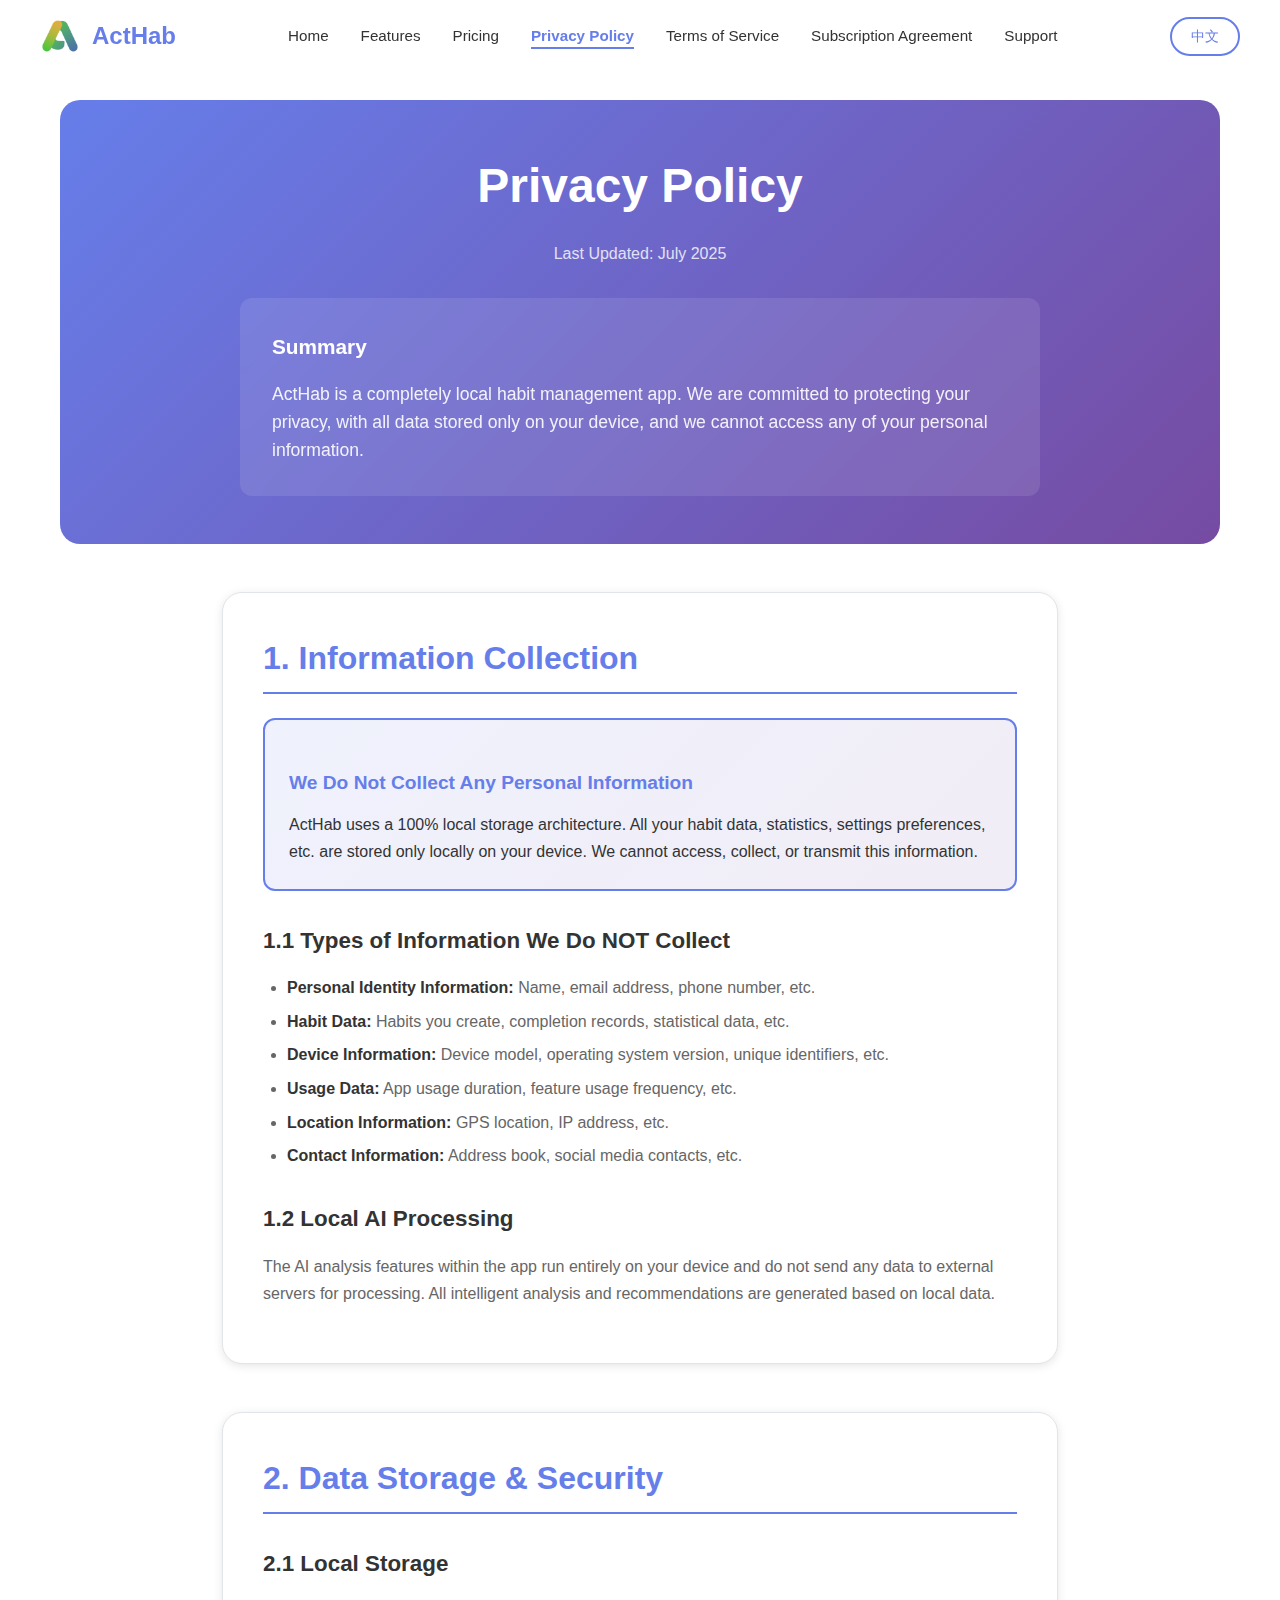
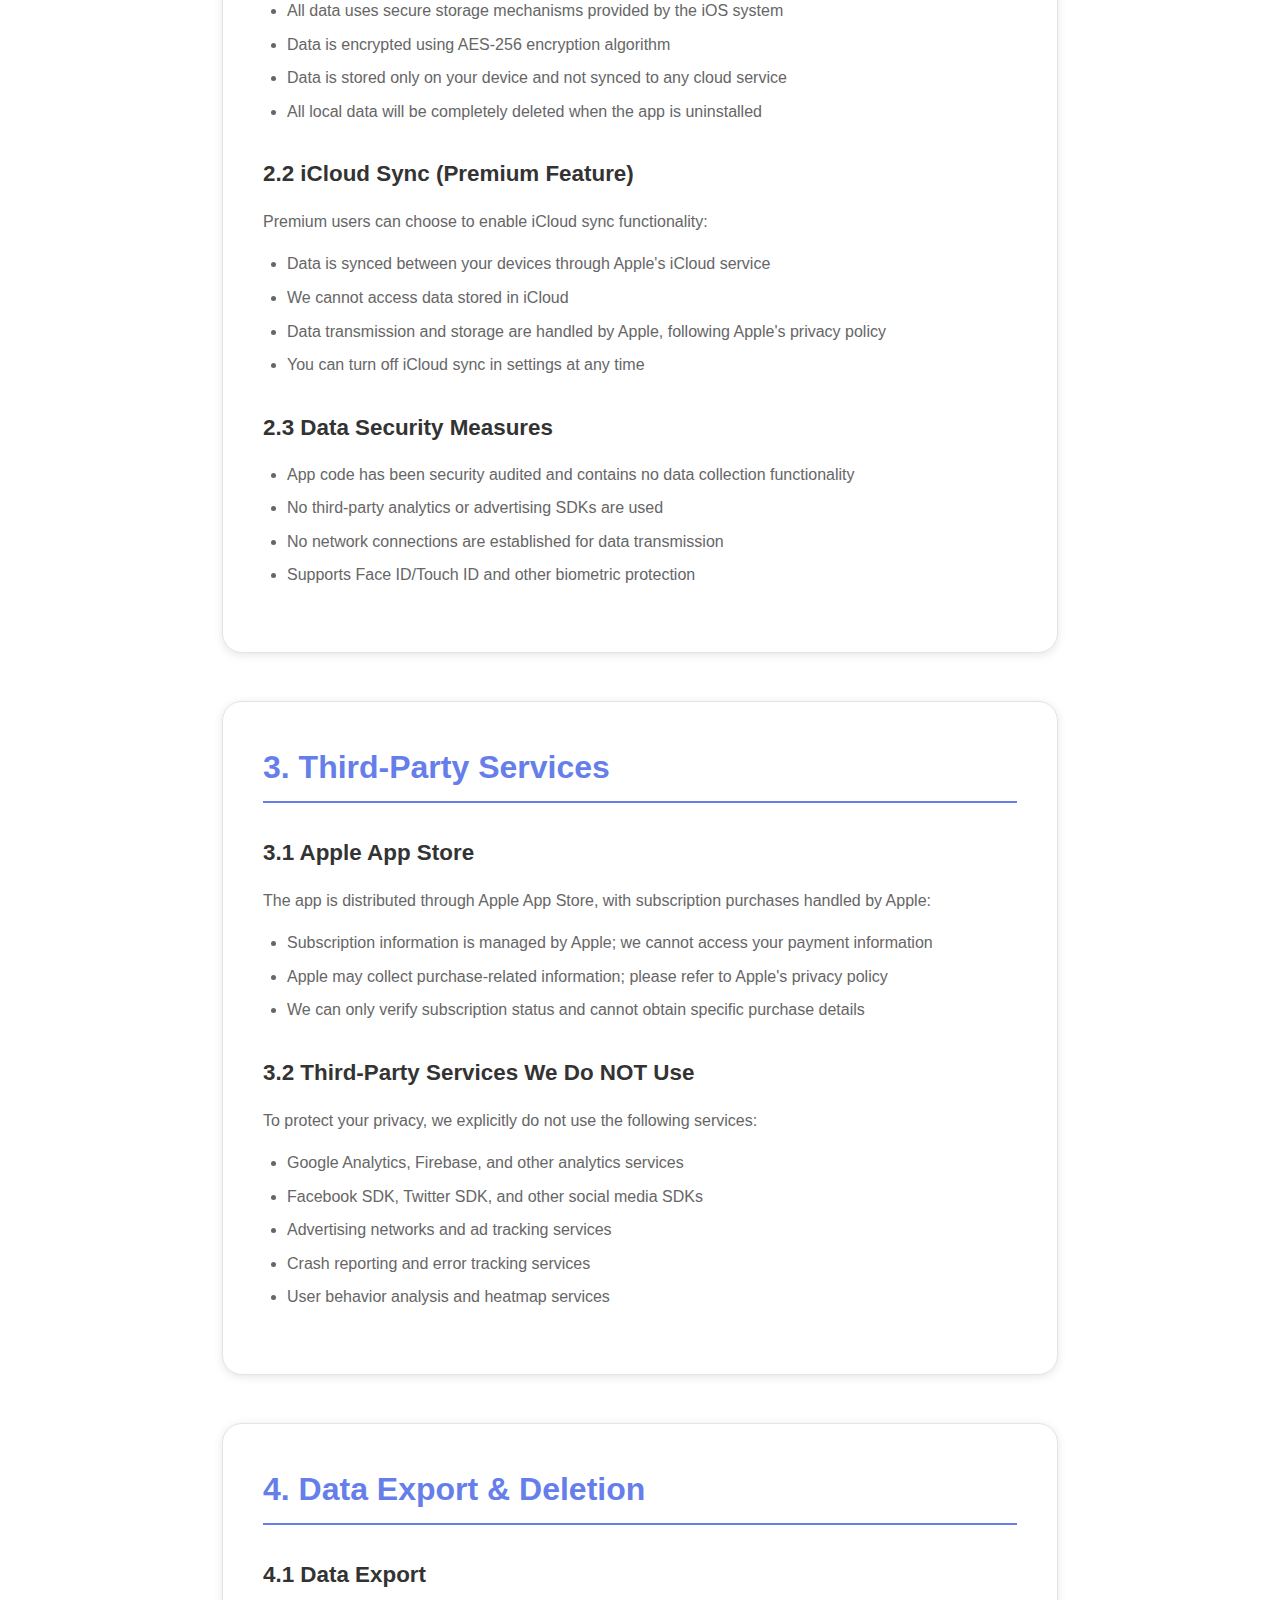
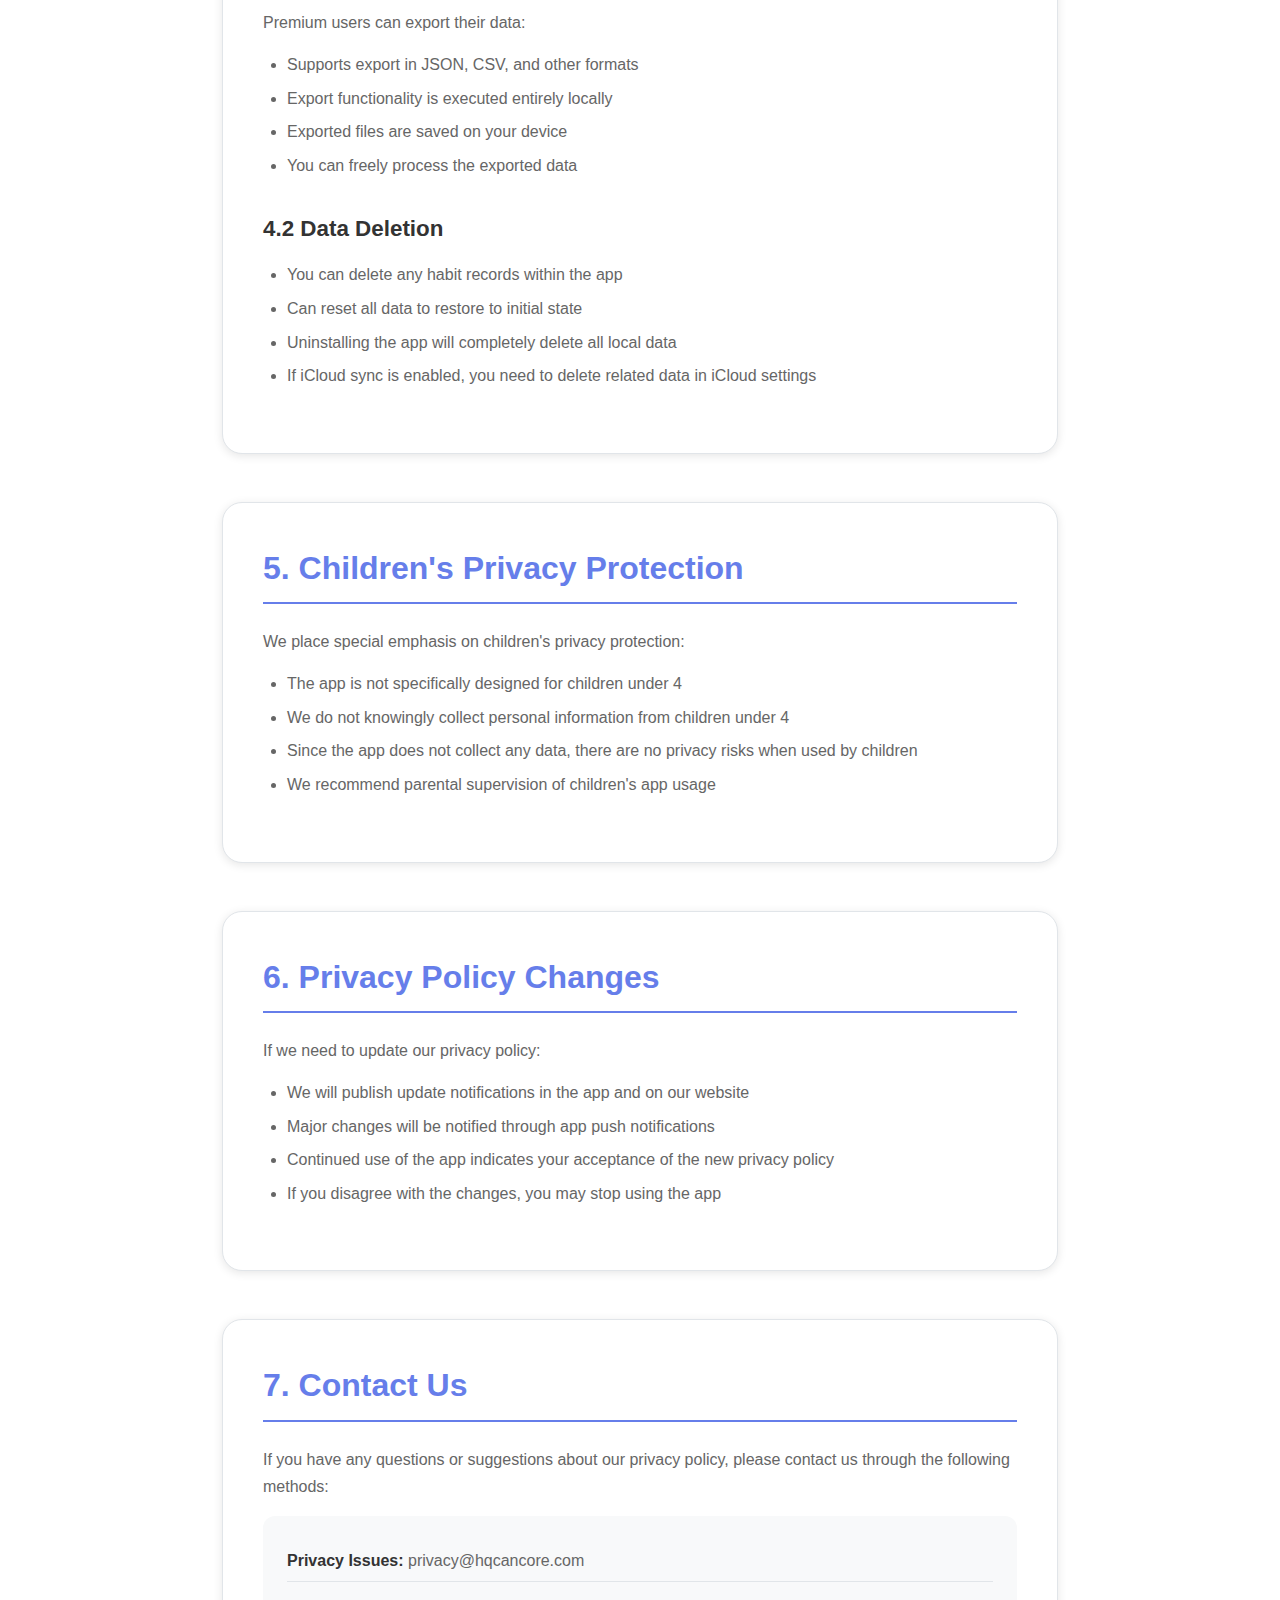
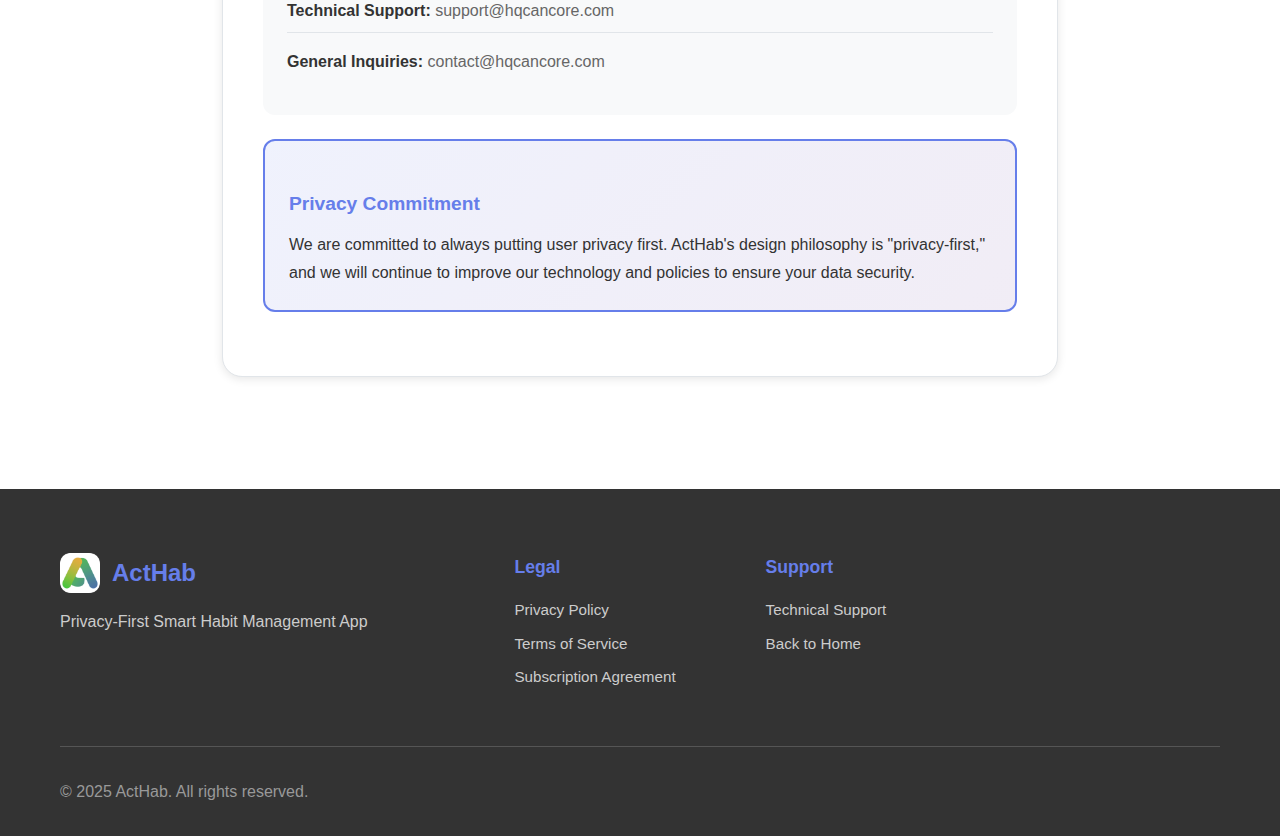
<file: privacy-en.html>
<!DOCTYPE html>
<html lang="en">
<head>
    <meta charset="UTF-8">
    <meta name="viewport" content="width=device-width, initial-scale=1.0">
    <title>Privacy Policy - ActHab</title>
    <meta name="description" content="ActHab Privacy Policy, detailing how we protect your personal information and data security.">
    <link rel="stylesheet" href="assets/css/style.css">
    <link rel="stylesheet" href="assets/css/legal.css">
    <link rel="icon" type="image/png" href="assets/images/logo.png">
</head>
<body>
    <!-- Navigation -->
    <header class="header">
        <nav class="nav container">
            <div class="logo">
                <img src="assets/images/logo.png" alt="ActHab Logo" onerror="this.style.display='none'">
                <span>ActHab</span>
            </div>
            <ul class="nav-links">
                <li><a href="index-en.html">Home</a></li>
                <li><a href="index-en.html#features">Features</a></li>
                <li><a href="index-en.html#pricing">Pricing</a></li>
                <li><a href="privacy-en.html" class="active">Privacy Policy</a></li>
                <li><a href="terms-en.html">Terms of Service</a></li>
                <li><a href="subscription-en.html">Subscription Agreement</a></li>
                <li><a href="support-en.html">Support</a></li>
            </ul>
            <div class="nav-actions">
                <button class="language-switch" onclick="switchLanguage()">中文</button>
                <button class="mobile-menu-toggle" onclick="toggleMobileMenu()">
                    <span></span>
                    <span></span>
                    <span></span>
                </button>
            </div>
        </nav>
    </header>

    <main class="legal-page">
        <div class="container">
            <div class="legal-header">
                <h1>Privacy Policy</h1>
                <p class="last-updated">Last Updated: July 2025</p>
                <div class="legal-summary">
                    <h3>Summary</h3>
                    <p>ActHab is a completely local habit management app. We are committed to protecting your privacy, with all data stored only on your device, and we cannot access any of your personal information.</p>
                </div>
            </div>

            <div class="legal-content">
                <section class="legal-section">
                    <h2>1. Information Collection</h2>
                    <div class="highlight-box">
                        <h4>We Do Not Collect Any Personal Information</h4>
                        <p>ActHab uses a 100% local storage architecture. All your habit data, statistics, settings preferences, etc. are stored only locally on your device. We cannot access, collect, or transmit this information.</p>
                    </div>
                    
                    <h3>1.1 Types of Information We Do NOT Collect</h3>
                    <ul>
                        <li><strong>Personal Identity Information:</strong> Name, email address, phone number, etc.</li>
                        <li><strong>Habit Data:</strong> Habits you create, completion records, statistical data, etc.</li>
                        <li><strong>Device Information:</strong> Device model, operating system version, unique identifiers, etc.</li>
                        <li><strong>Usage Data:</strong> App usage duration, feature usage frequency, etc.</li>
                        <li><strong>Location Information:</strong> GPS location, IP address, etc.</li>
                        <li><strong>Contact Information:</strong> Address book, social media contacts, etc.</li>
                    </ul>

                    <h3>1.2 Local AI Processing</h3>
                    <p>The AI analysis features within the app run entirely on your device and do not send any data to external servers for processing. All intelligent analysis and recommendations are generated based on local data.</p>
                </section>

                <section class="legal-section">
                    <h2>2. Data Storage & Security</h2>
                    
                    <h3>2.1 Local Storage</h3>
                    <ul>
                        <li>All data uses secure storage mechanisms provided by the iOS system</li>
                        <li>Data is encrypted using AES-256 encryption algorithm</li>
                        <li>Data is stored only on your device and not synced to any cloud service</li>
                        <li>All local data will be completely deleted when the app is uninstalled</li>
                    </ul>

                    <h3>2.2 iCloud Sync (Premium Feature)</h3>
                    <p>Premium users can choose to enable iCloud sync functionality:</p>
                    <ul>
                        <li>Data is synced between your devices through Apple's iCloud service</li>
                        <li>We cannot access data stored in iCloud</li>
                        <li>Data transmission and storage are handled by Apple, following Apple's privacy policy</li>
                        <li>You can turn off iCloud sync in settings at any time</li>
                    </ul>

                    <h3>2.3 Data Security Measures</h3>
                    <ul>
                        <li>App code has been security audited and contains no data collection functionality</li>
                        <li>No third-party analytics or advertising SDKs are used</li>
                        <li>No network connections are established for data transmission</li>
                        <li>Supports Face ID/Touch ID and other biometric protection</li>
                    </ul>
                </section>

                <section class="legal-section">
                    <h2>3. Third-Party Services</h2>
                    
                    <h3>3.1 Apple App Store</h3>
                    <p>The app is distributed through Apple App Store, with subscription purchases handled by Apple:</p>
                    <ul>
                        <li>Subscription information is managed by Apple; we cannot access your payment information</li>
                        <li>Apple may collect purchase-related information; please refer to Apple's privacy policy</li>
                        <li>We can only verify subscription status and cannot obtain specific purchase details</li>
                    </ul>

                    <h3>3.2 Third-Party Services We Do NOT Use</h3>
                    <p>To protect your privacy, we explicitly do not use the following services:</p>
                    <ul>
                        <li>Google Analytics, Firebase, and other analytics services</li>
                        <li>Facebook SDK, Twitter SDK, and other social media SDKs</li>
                        <li>Advertising networks and ad tracking services</li>
                        <li>Crash reporting and error tracking services</li>
                        <li>User behavior analysis and heatmap services</li>
                    </ul>
                </section>

                <section class="legal-section">
                    <h2>4. Data Export & Deletion</h2>
                    
                    <h3>4.1 Data Export</h3>
                    <p>Premium users can export their data:</p>
                    <ul>
                        <li>Supports export in JSON, CSV, and other formats</li>
                        <li>Export functionality is executed entirely locally</li>
                        <li>Exported files are saved on your device</li>
                        <li>You can freely process the exported data</li>
                    </ul>

                    <h3>4.2 Data Deletion</h3>
                    <ul>
                        <li>You can delete any habit records within the app</li>
                        <li>Can reset all data to restore to initial state</li>
                        <li>Uninstalling the app will completely delete all local data</li>
                        <li>If iCloud sync is enabled, you need to delete related data in iCloud settings</li>
                    </ul>
                </section>

                <section class="legal-section">
                    <h2>5. Children's Privacy Protection</h2>
                    <p>We place special emphasis on children's privacy protection:</p>
                    <ul>
                        <li>The app is not specifically designed for children under 4</li>
                        <li>We do not knowingly collect personal information from children under 4</li>
                        <li>Since the app does not collect any data, there are no privacy risks when used by children</li>
                        <li>We recommend parental supervision of children's app usage</li>
                    </ul>
                </section>

                <section class="legal-section">
                    <h2>6. Privacy Policy Changes</h2>
                    <p>If we need to update our privacy policy:</p>
                    <ul>
                        <li>We will publish update notifications in the app and on our website</li>
                        <li>Major changes will be notified through app push notifications</li>
                        <li>Continued use of the app indicates your acceptance of the new privacy policy</li>
                        <li>If you disagree with the changes, you may stop using the app</li>
                    </ul>
                </section>

                <section class="legal-section">
                    <h2>7. Contact Us</h2>
                    <p>If you have any questions or suggestions about our privacy policy, please contact us through the following methods:</p>
                    <div class="contact-info">
                        <ul>
                            <li><strong>Privacy Issues:</strong> privacy@hqcancore.com</li>
                            <li><strong>Technical Support:</strong> support@hqcancore.com</li>
                            <li><strong>General Inquiries:</strong> contact@hqcancore.com</li>
                        </ul>
                    </div>
                    
                    <div class="highlight-box">
                        <h4>Privacy Commitment</h4>
                        <p>We are committed to always putting user privacy first. ActHab's design philosophy is "privacy-first," and we will continue to improve our technology and policies to ensure your data security.</p>
                    </div>
                </section>
            </div>
        </div>
    </main>

    <!-- Footer -->
    <footer class="footer">
        <div class="container">
            <div class="footer-content">
                <div class="footer-section">
                    <div class="footer-logo">
                        <img src="assets/images/logo.png" alt="ActHab Logo" onerror="this.style.display='none'">
                        <span>ActHab</span>
                    </div>
                    <p class="footer-description">Privacy-First Smart Habit Management App</p>
                </div>
                <div class="footer-section">
                    <h4>Legal</h4>
                    <ul class="footer-links">
                        <li><a href="privacy-en.html">Privacy Policy</a></li>
                        <li><a href="terms-en.html">Terms of Service</a></li>
                        <li><a href="subscription-en.html">Subscription Agreement</a></li>
                    </ul>
                </div>
                <div class="footer-section">
                    <h4>Support</h4>
                    <ul class="footer-links">
                        <li><a href="support-en.html">Technical Support</a></li>
                        <li><a href="index-en.html">Back to Home</a></li>
                    </ul>
                </div>
            </div>
            <div class="footer-bottom">
                <p>&copy; 2025 ActHab. All rights reserved.</p>
            </div>
        </div>
    </footer>

    <script src="assets/js/main.js"></script>
</body>
</html>
</file>
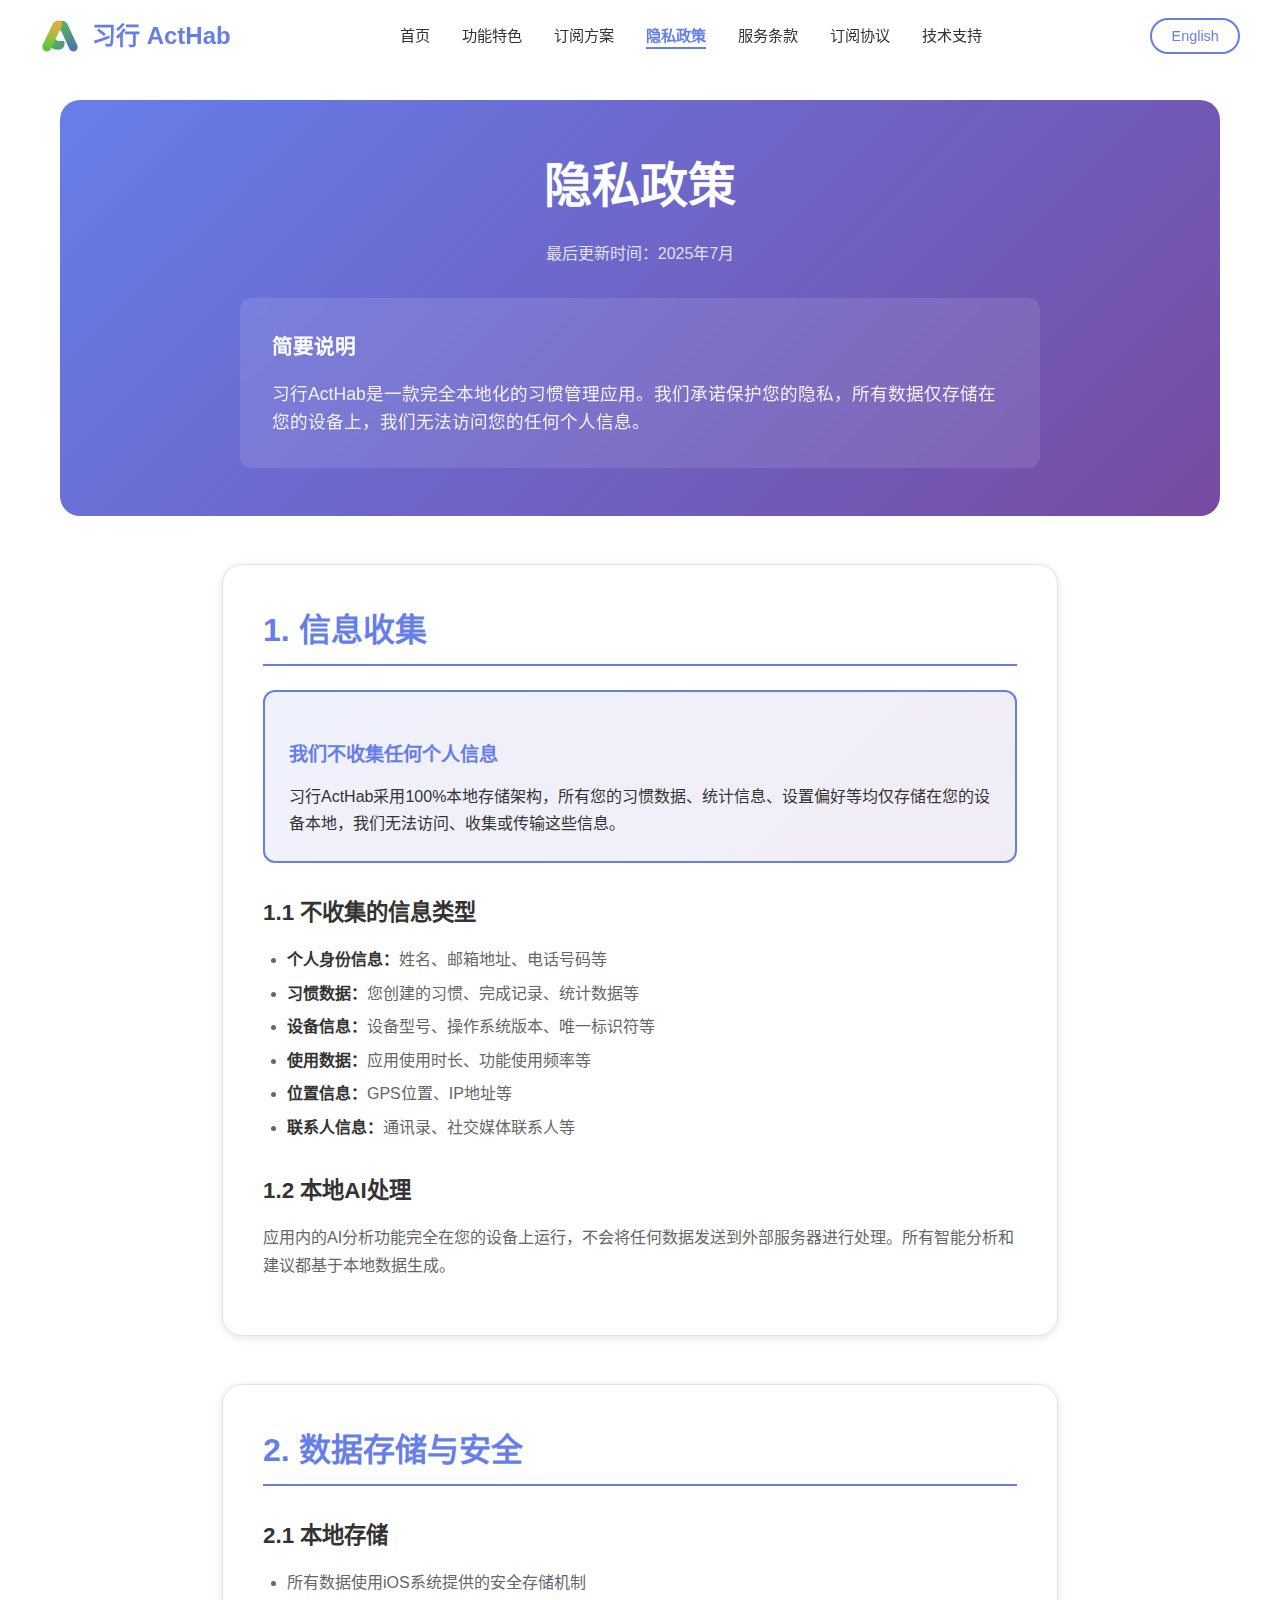
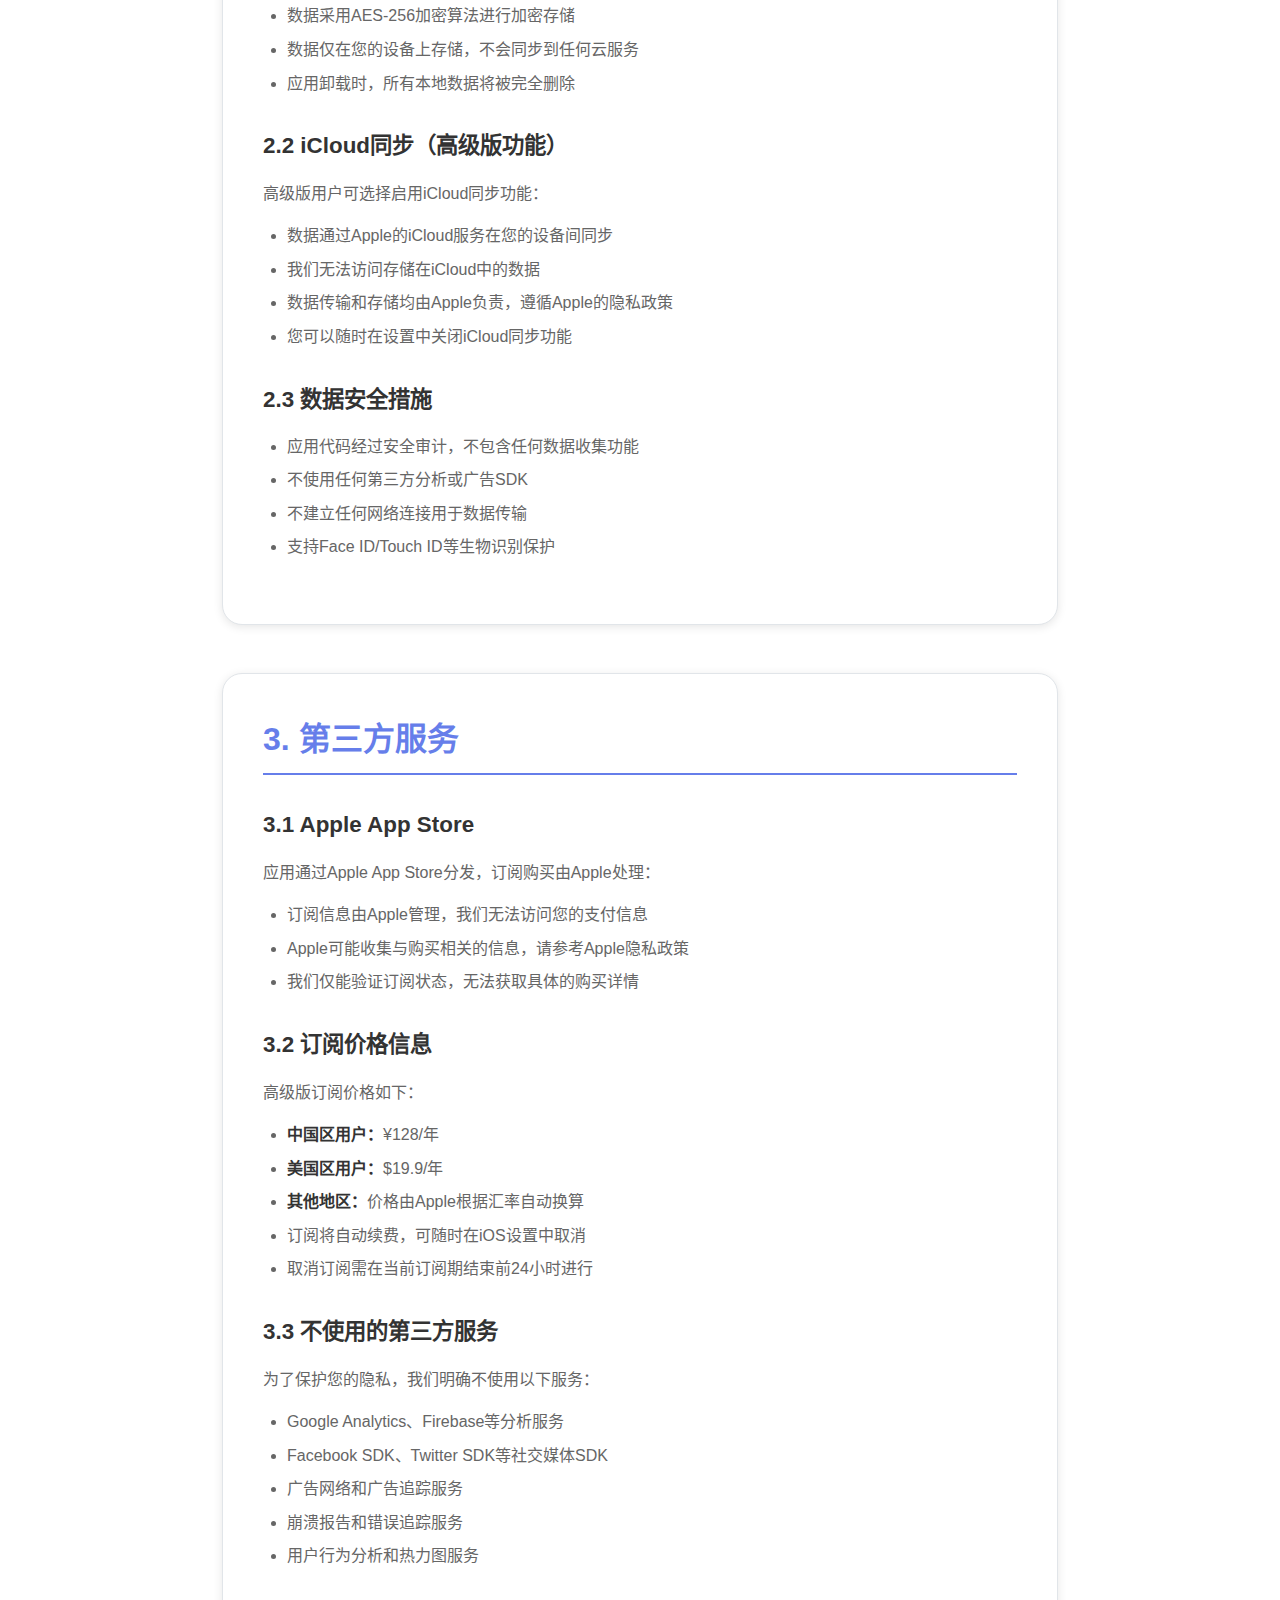
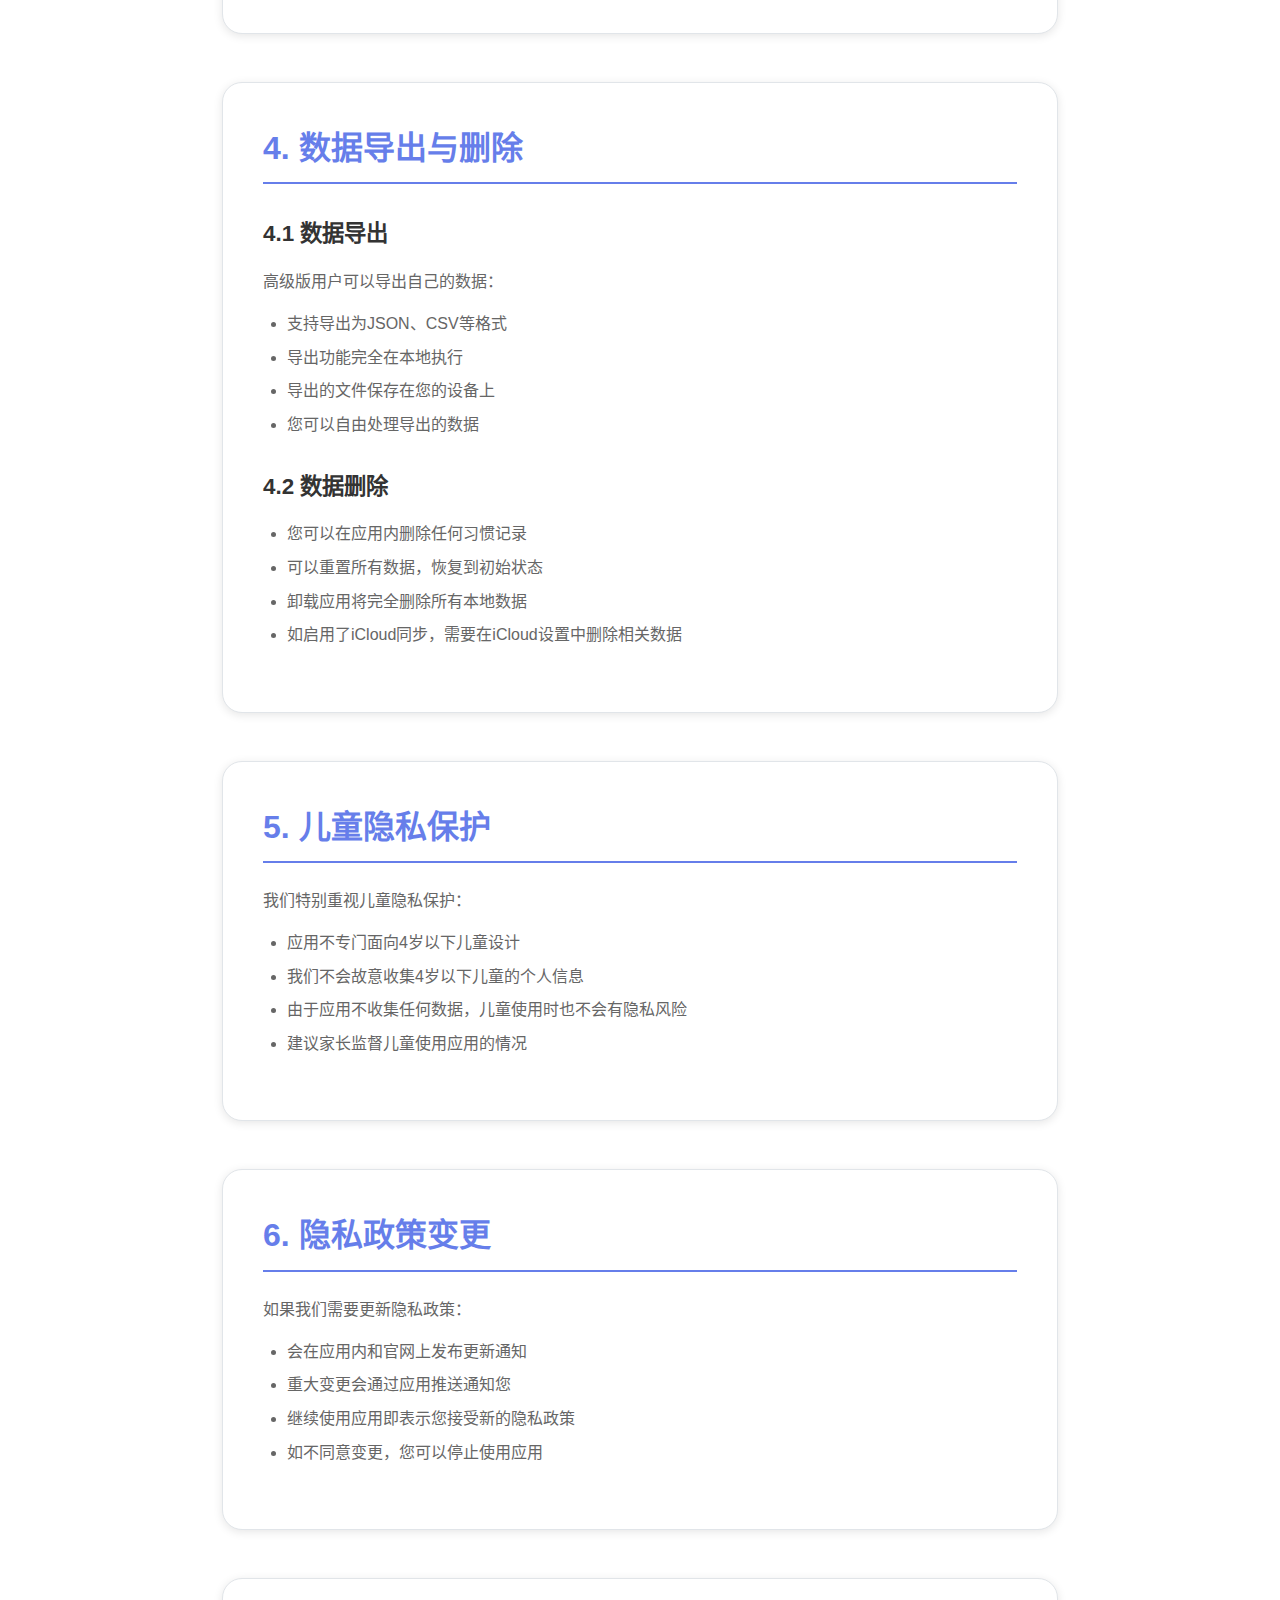
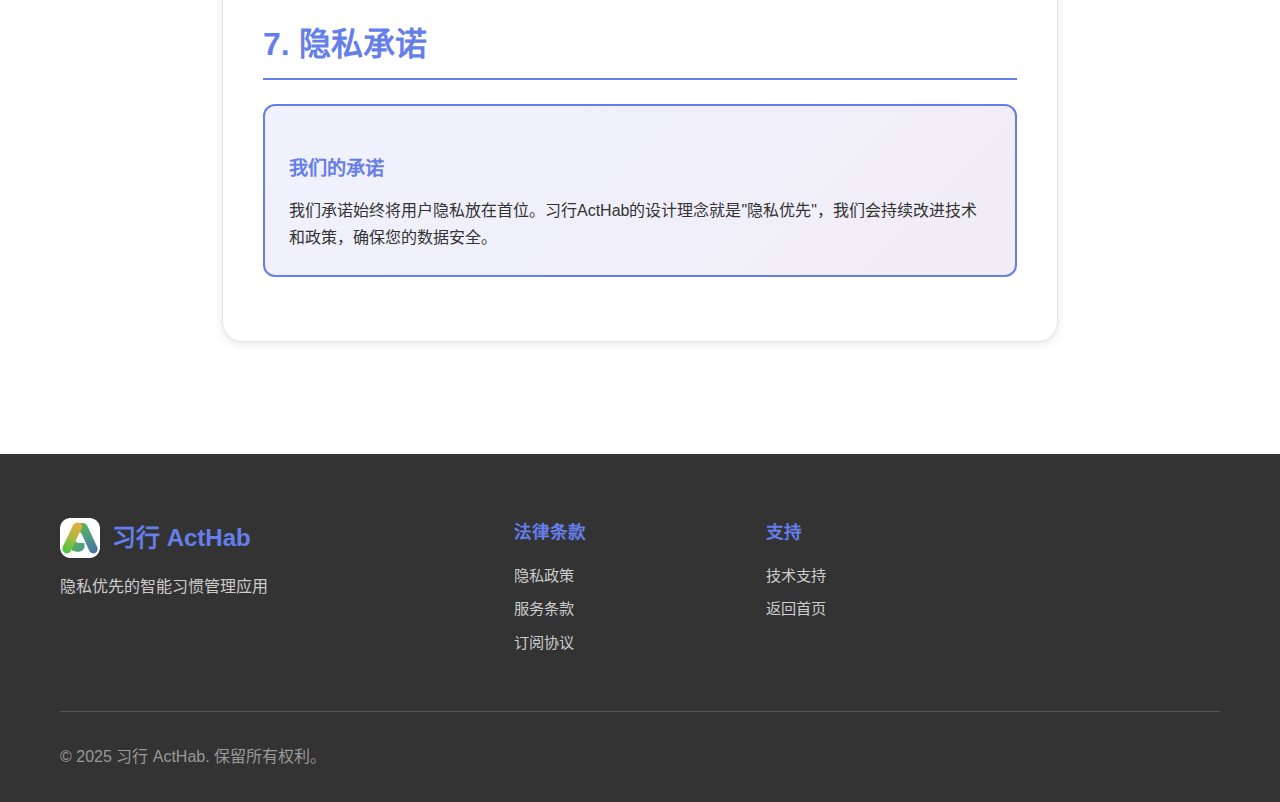
<file: privacy.html>
<!DOCTYPE html>
<html lang="zh-CN">
<head>
    <meta charset="UTF-8">
    <meta name="viewport" content="width=device-width, initial-scale=1.0">
    <title>隐私政策 - 习行 ActHab</title>
    <meta name="description" content="习行ActHab隐私政策，详细说明我们如何保护您的个人信息和数据安全。">
    <link rel="stylesheet" href="assets/css/style.css">
    <link rel="stylesheet" href="assets/css/legal.css">
    <link rel="icon" type="image/png" href="assets/images/logo.png">
</head>
<body>
    <!-- 导航栏 -->
    <header class="header">
        <nav class="nav container">
            <div class="logo">
                <img src="assets/images/logo.png" alt="习行 Logo" onerror="this.style.display='none'">
                <span>习行 ActHab</span>
            </div>
            <ul class="nav-links">
                <li><a href="index.html">首页</a></li>
                <li><a href="index.html#features">功能特色</a></li>
                <li><a href="index.html#pricing">订阅方案</a></li>
                <li><a href="privacy.html" class="active">隐私政策</a></li>
                <li><a href="terms.html">服务条款</a></li>
                <li><a href="subscription.html">订阅协议</a></li>
                <li><a href="support.html">技术支持</a></li>
            </ul>
            <div class="nav-actions">
                <button class="language-switch" onclick="switchLanguage()">English</button>
                <button class="mobile-menu-toggle" onclick="toggleMobileMenu()">
                    <span></span>
                    <span></span>
                    <span></span>
                </button>
            </div>
        </nav>
    </header>

    <main class="legal-page">
        <div class="container">
            <div class="legal-header">
                <h1>隐私政策</h1>
                <p class="last-updated">最后更新时间：2025年7月</p>
                <div class="legal-summary">
                    <h3>简要说明</h3>
                    <p>习行ActHab是一款完全本地化的习惯管理应用。我们承诺保护您的隐私，所有数据仅存储在您的设备上，我们无法访问您的任何个人信息。</p>
                </div>
            </div>

            <div class="legal-content">
                <section class="legal-section">
                    <h2>1. 信息收集</h2>
                    <div class="highlight-box">
                        <h4>我们不收集任何个人信息</h4>
                        <p>习行ActHab采用100%本地存储架构，所有您的习惯数据、统计信息、设置偏好等均仅存储在您的设备本地，我们无法访问、收集或传输这些信息。</p>
                    </div>
                    
                    <h3>1.1 不收集的信息类型</h3>
                    <ul>
                        <li><strong>个人身份信息：</strong>姓名、邮箱地址、电话号码等</li>
                        <li><strong>习惯数据：</strong>您创建的习惯、完成记录、统计数据等</li>
                        <li><strong>设备信息：</strong>设备型号、操作系统版本、唯一标识符等</li>
                        <li><strong>使用数据：</strong>应用使用时长、功能使用频率等</li>
                        <li><strong>位置信息：</strong>GPS位置、IP地址等</li>
                        <li><strong>联系人信息：</strong>通讯录、社交媒体联系人等</li>
                    </ul>

                    <h3>1.2 本地AI处理</h3>
                    <p>应用内的AI分析功能完全在您的设备上运行，不会将任何数据发送到外部服务器进行处理。所有智能分析和建议都基于本地数据生成。</p>
                </section>

                <section class="legal-section">
                    <h2>2. 数据存储与安全</h2>
                    
                    <h3>2.1 本地存储</h3>
                    <ul>
                        <li>所有数据使用iOS系统提供的安全存储机制</li>
                        <li>数据采用AES-256加密算法进行加密存储</li>
                        <li>数据仅在您的设备上存储，不会同步到任何云服务</li>
                        <li>应用卸载时，所有本地数据将被完全删除</li>
                    </ul>

                    <h3>2.2 iCloud同步（高级版功能）</h3>
                    <p>高级版用户可选择启用iCloud同步功能：</p>
                    <ul>
                        <li>数据通过Apple的iCloud服务在您的设备间同步</li>
                        <li>我们无法访问存储在iCloud中的数据</li>
                        <li>数据传输和存储均由Apple负责，遵循Apple的隐私政策</li>
                        <li>您可以随时在设置中关闭iCloud同步功能</li>
                    </ul>

                    <h3>2.3 数据安全措施</h3>
                    <ul>
                        <li>应用代码经过安全审计，不包含任何数据收集功能</li>
                        <li>不使用任何第三方分析或广告SDK</li>
                        <li>不建立任何网络连接用于数据传输</li>
                        <li>支持Face ID/Touch ID等生物识别保护</li>
                    </ul>
                </section>

                <section class="legal-section">
                    <h2>3. 第三方服务</h2>
                    
                    <h3>3.1 Apple App Store</h3>
                    <p>应用通过Apple App Store分发，订阅购买由Apple处理：</p>
                    <ul>
                        <li>订阅信息由Apple管理，我们无法访问您的支付信息</li>
                        <li>Apple可能收集与购买相关的信息，请参考Apple隐私政策</li>
                        <li>我们仅能验证订阅状态，无法获取具体的购买详情</li>
                    </ul>

                    <h3>3.2 订阅价格信息</h3>
                    <p>高级版订阅价格如下：</p>
                    <ul>
                        <li><strong>中国区用户：</strong>¥128/年</li>
                        <li><strong>美国区用户：</strong>$19.9/年</li>
                        <li><strong>其他地区：</strong>价格由Apple根据汇率自动换算</li>
                        <li>订阅将自动续费，可随时在iOS设置中取消</li>
                        <li>取消订阅需在当前订阅期结束前24小时进行</li>
                    </ul>

                    <h3>3.3 不使用的第三方服务</h3>
                    <p>为了保护您的隐私，我们明确不使用以下服务：</p>
                    <ul>
                        <li>Google Analytics、Firebase等分析服务</li>
                        <li>Facebook SDK、Twitter SDK等社交媒体SDK</li>
                        <li>广告网络和广告追踪服务</li>
                        <li>崩溃报告和错误追踪服务</li>
                        <li>用户行为分析和热力图服务</li>
                    </ul>
                </section>

                <section class="legal-section">
                    <h2>4. 数据导出与删除</h2>
                    
                    <h3>4.1 数据导出</h3>
                    <p>高级版用户可以导出自己的数据：</p>
                    <ul>
                        <li>支持导出为JSON、CSV等格式</li>
                        <li>导出功能完全在本地执行</li>
                        <li>导出的文件保存在您的设备上</li>
                        <li>您可以自由处理导出的数据</li>
                    </ul>

                    <h3>4.2 数据删除</h3>
                    <ul>
                        <li>您可以在应用内删除任何习惯记录</li>
                        <li>可以重置所有数据，恢复到初始状态</li>
                        <li>卸载应用将完全删除所有本地数据</li>
                        <li>如启用了iCloud同步，需要在iCloud设置中删除相关数据</li>
                    </ul>
                </section>

                <section class="legal-section">
                    <h2>5. 儿童隐私保护</h2>
                    <p>我们特别重视儿童隐私保护：</p>
                    <ul>
                        <li>应用不专门面向4岁以下儿童设计</li>
                        <li>我们不会故意收集4岁以下儿童的个人信息</li>
                        <li>由于应用不收集任何数据，儿童使用时也不会有隐私风险</li>
                        <li>建议家长监督儿童使用应用的情况</li>
                    </ul>
                </section>

                <section class="legal-section">
                    <h2>6. 隐私政策变更</h2>
                    <p>如果我们需要更新隐私政策：</p>
                    <ul>
                        <li>会在应用内和官网上发布更新通知</li>
                        <li>重大变更会通过应用推送通知您</li>
                        <li>继续使用应用即表示您接受新的隐私政策</li>
                        <li>如不同意变更，您可以停止使用应用</li>
                    </ul>
                </section>

                <section class="legal-section">
                    <h2>7. 隐私承诺</h2>
                    <div class="highlight-box">
                        <h4>我们的承诺</h4>
                        <p>我们承诺始终将用户隐私放在首位。习行ActHab的设计理念就是"隐私优先"，我们会持续改进技术和政策，确保您的数据安全。</p>
                    </div>
                </section>
            </div>
        </div>
    </main>

    <!-- 页脚 -->
    <footer class="footer">
        <div class="container">
            <div class="footer-content">
                <div class="footer-section">
                    <div class="footer-logo">
                        <img src="assets/images/logo.png" alt="习行 Logo" onerror="this.style.display='none'">
                        <span>习行 ActHab</span>
                    </div>
                    <p class="footer-description">隐私优先的智能习惯管理应用</p>
                </div>
                <div class="footer-section">
                    <h4>法律条款</h4>
                    <ul class="footer-links">
                        <li><a href="privacy.html">隐私政策</a></li>
                        <li><a href="terms.html">服务条款</a></li>
                        <li><a href="subscription.html">订阅协议</a></li>
                    </ul>
                </div>
                <div class="footer-section">
                    <h4>支持</h4>
                    <ul class="footer-links">
                        <li><a href="support.html">技术支持</a></li>
                        <li><a href="index.html">返回首页</a></li>
                    </ul>
                </div>
            </div>
            <div class="footer-bottom">
                <p>&copy; 2025 习行 ActHab. 保留所有权利。</p>
            </div>
        </div>
    </footer>

    <script src="assets/js/main.js"></script>
</body>
</html>
</file>
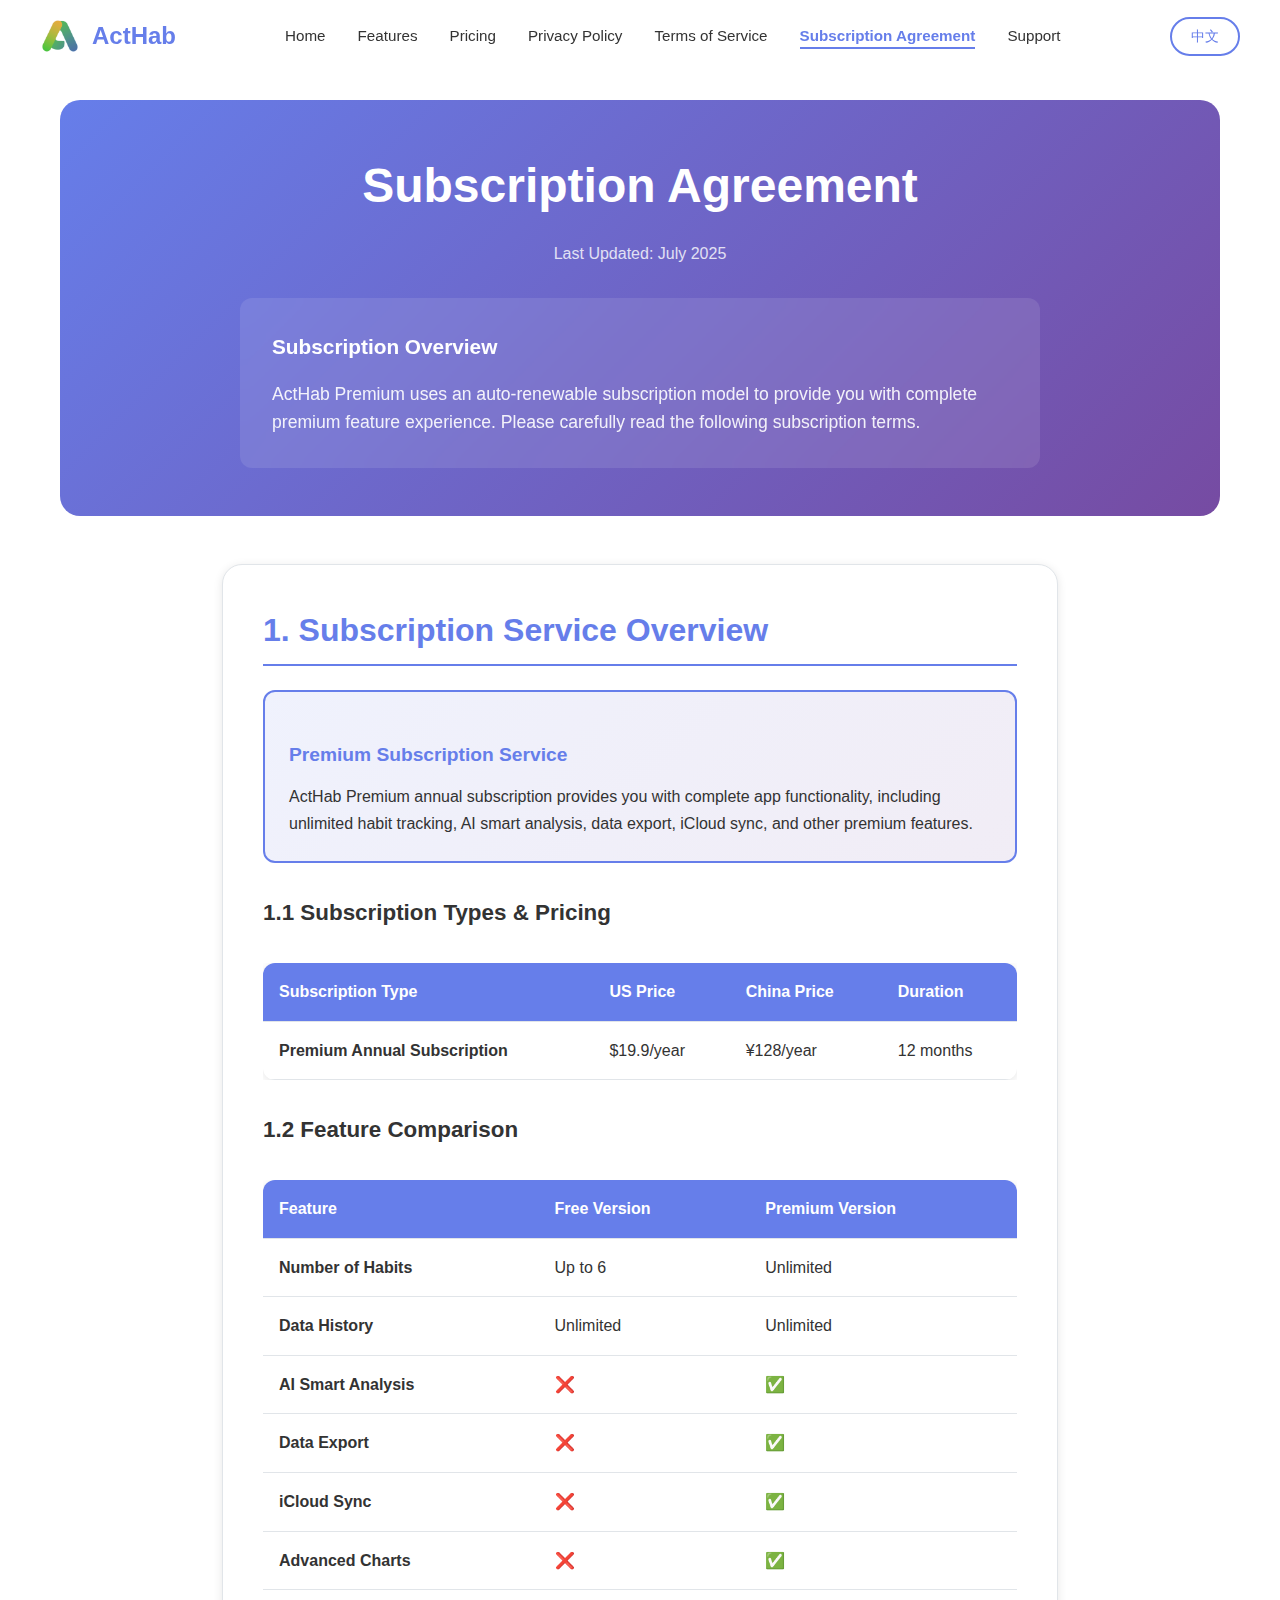
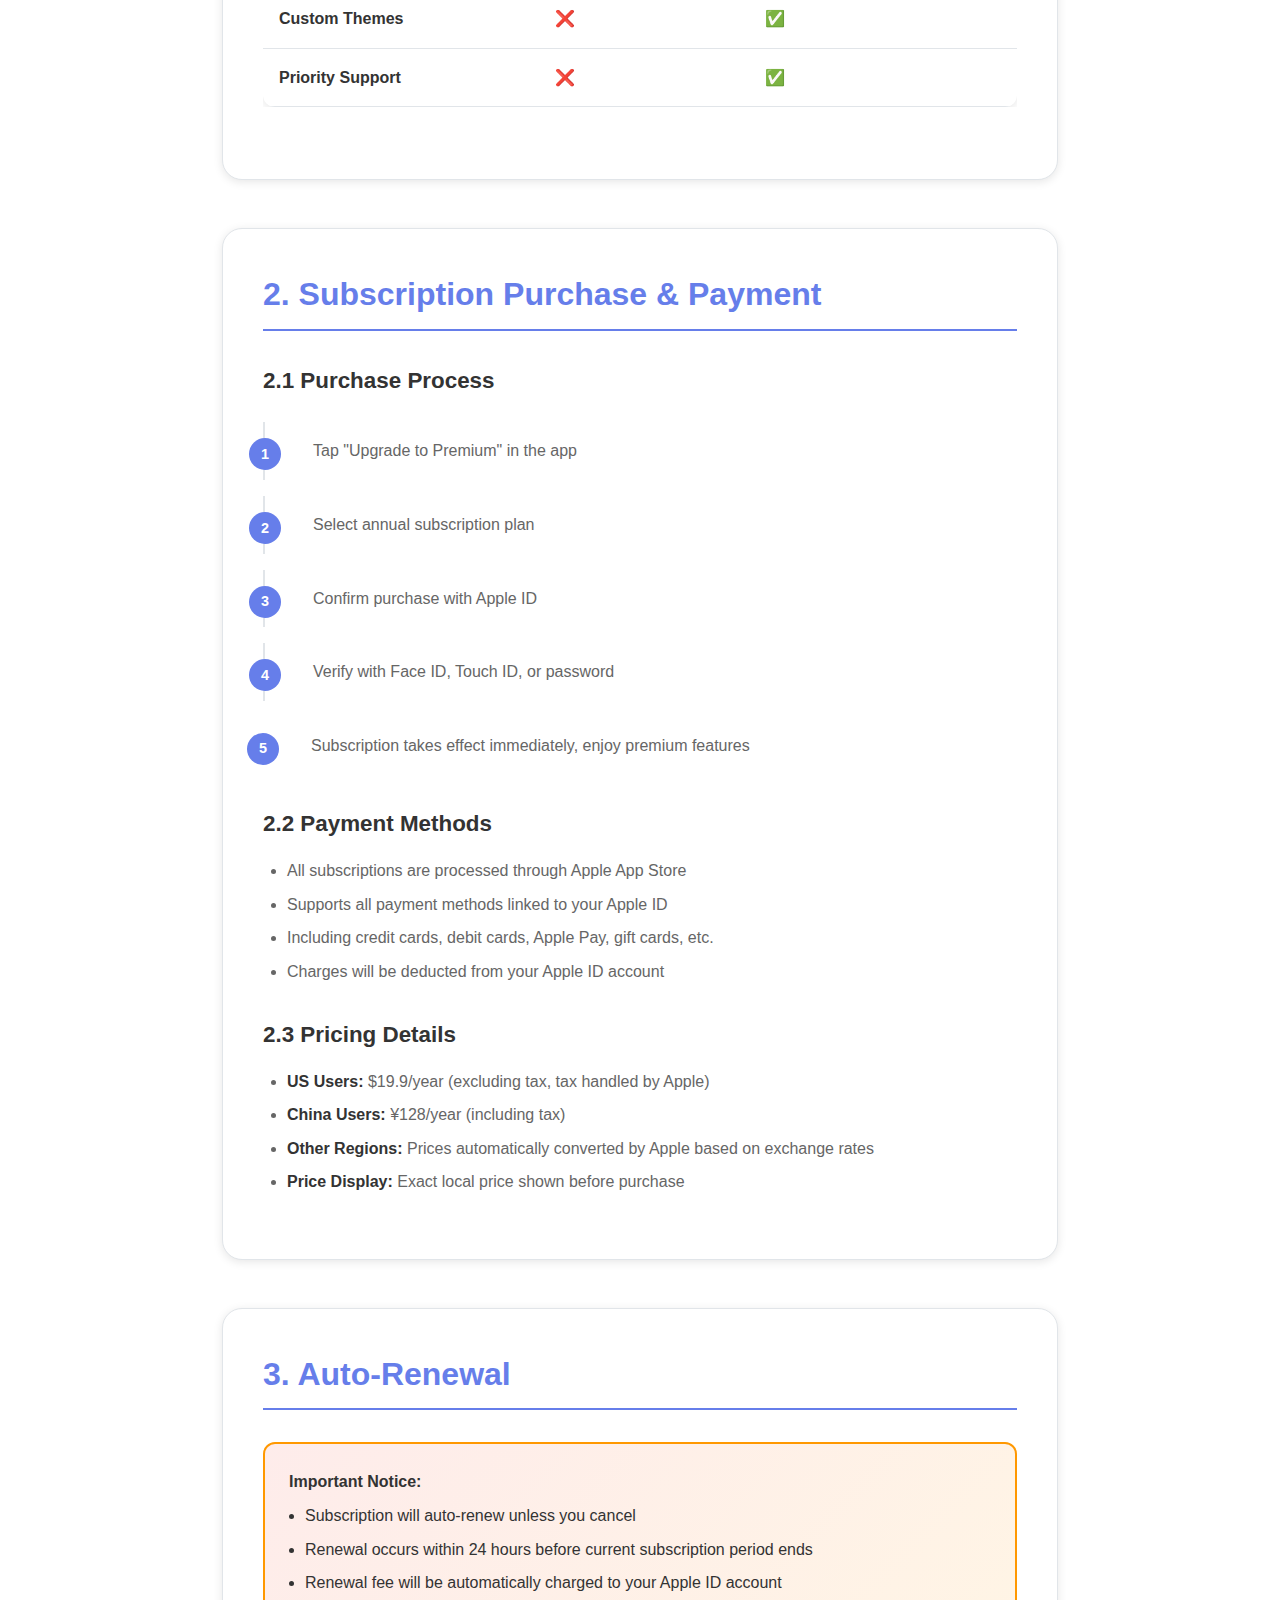
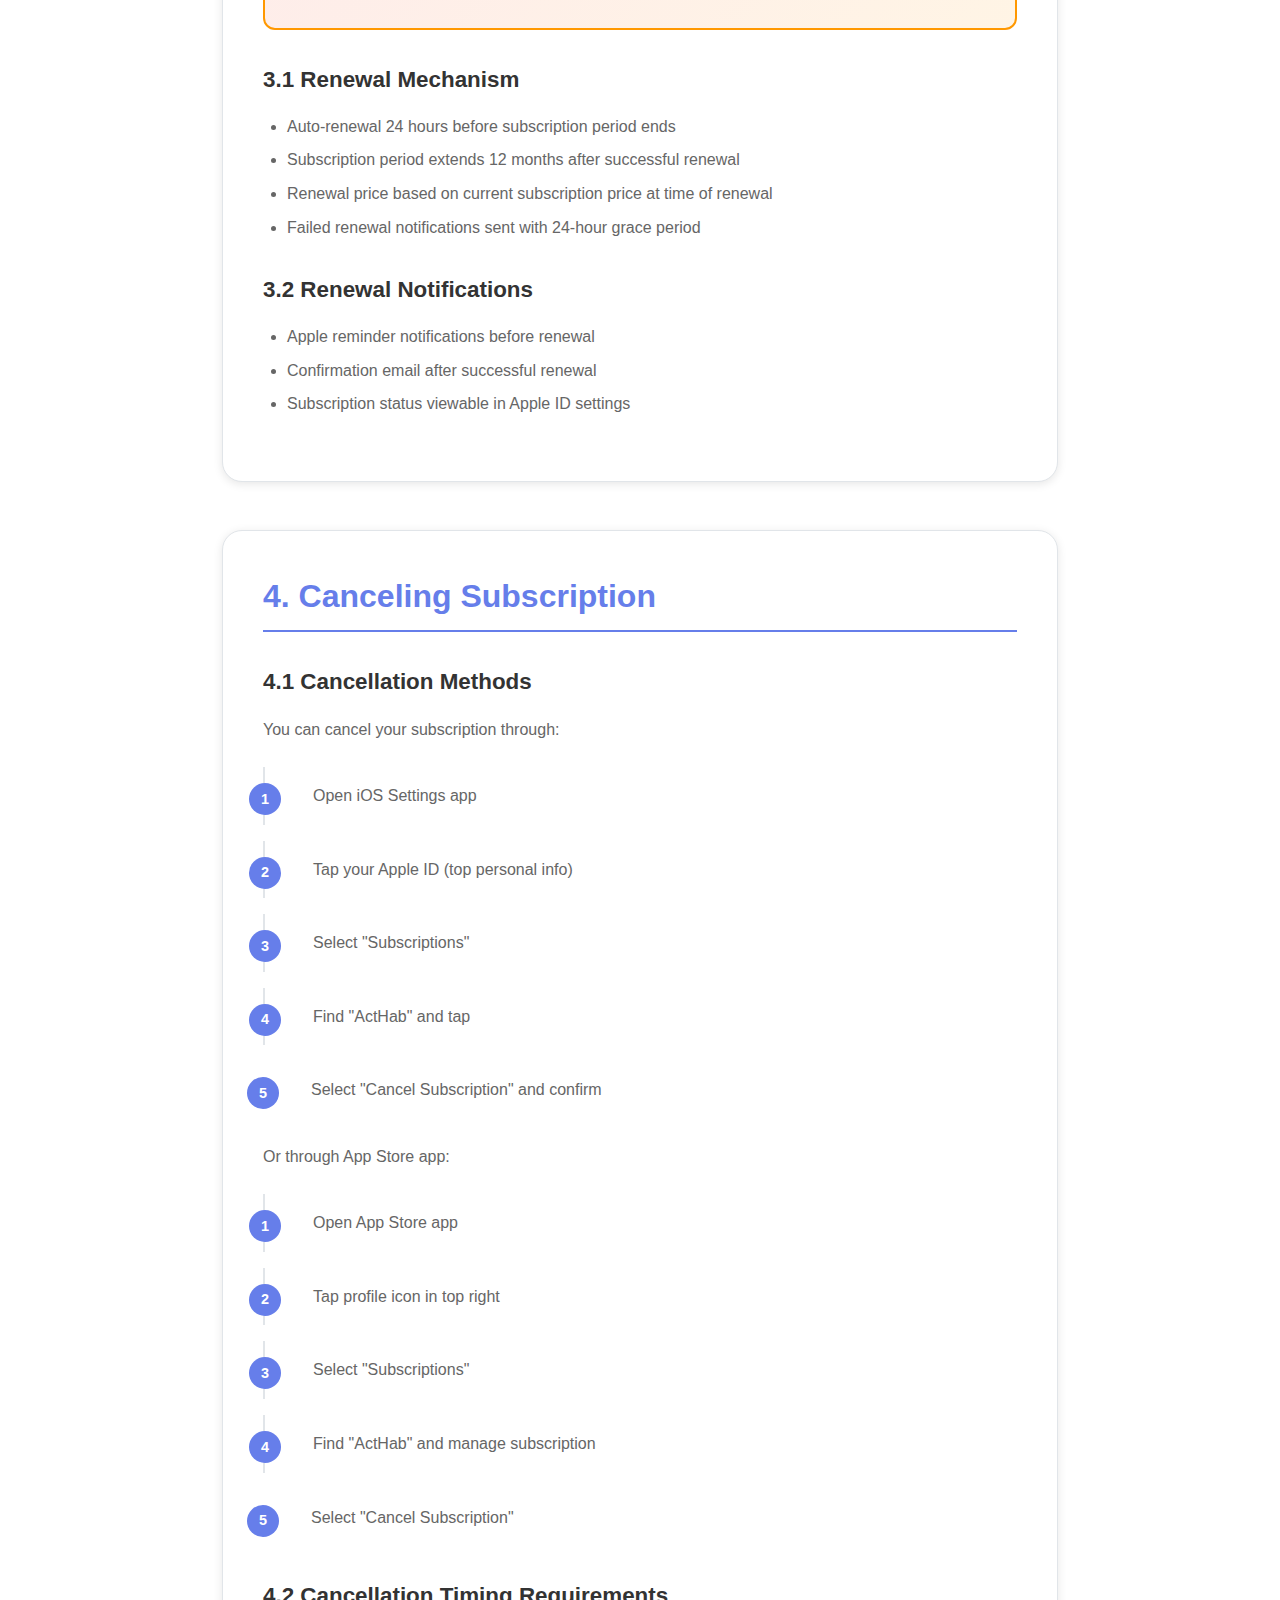
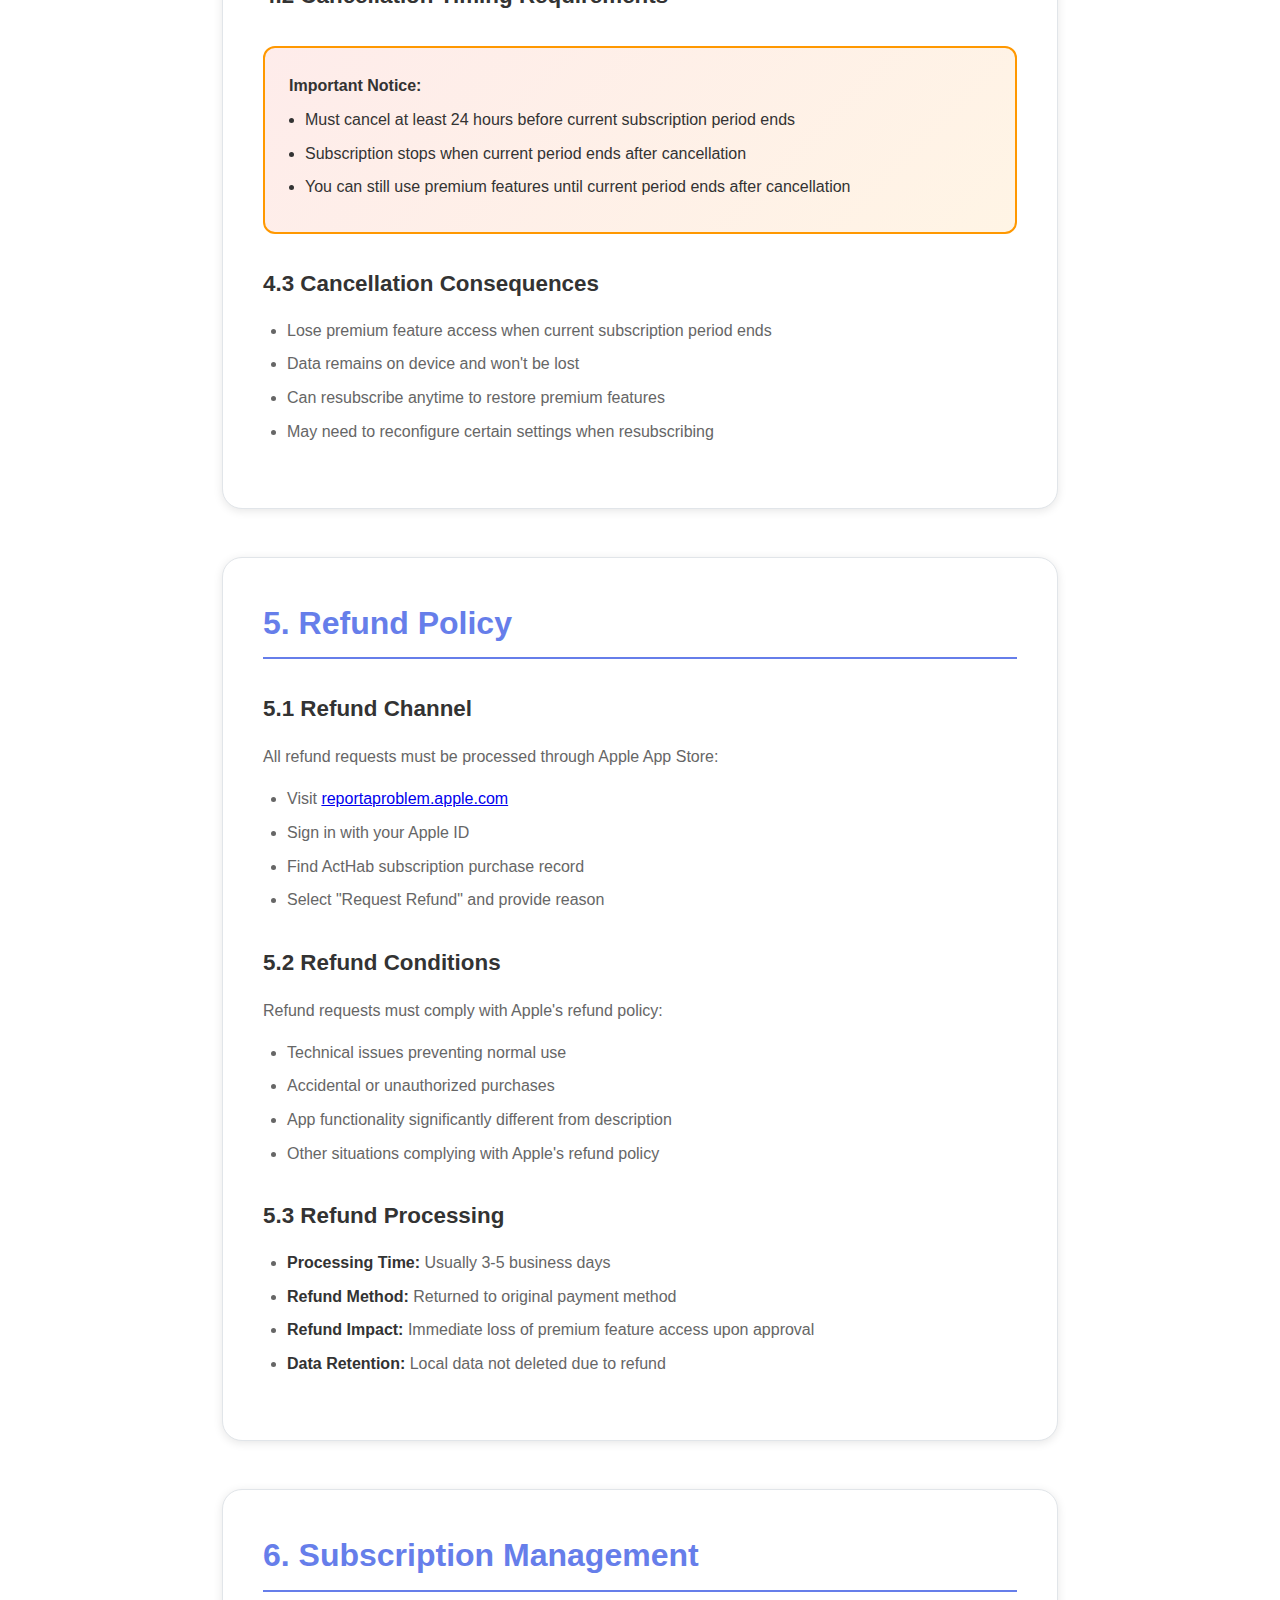
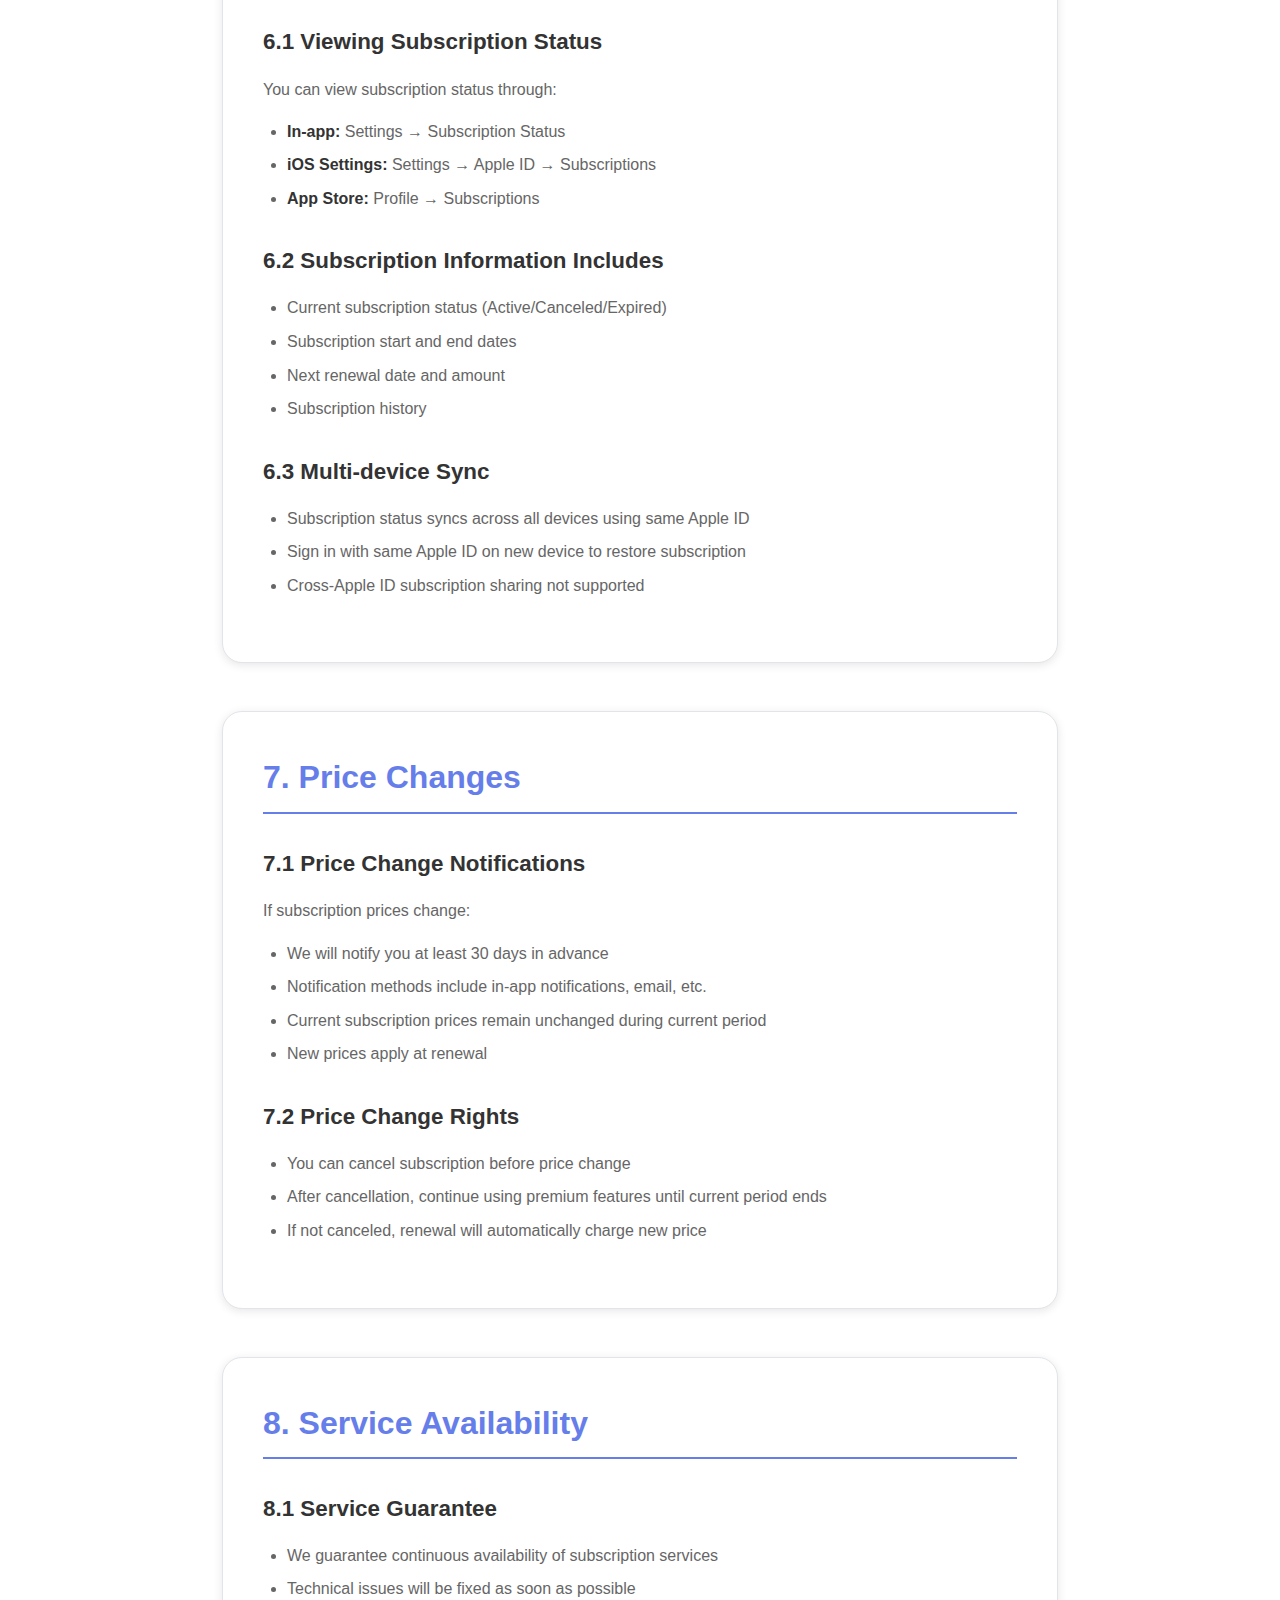
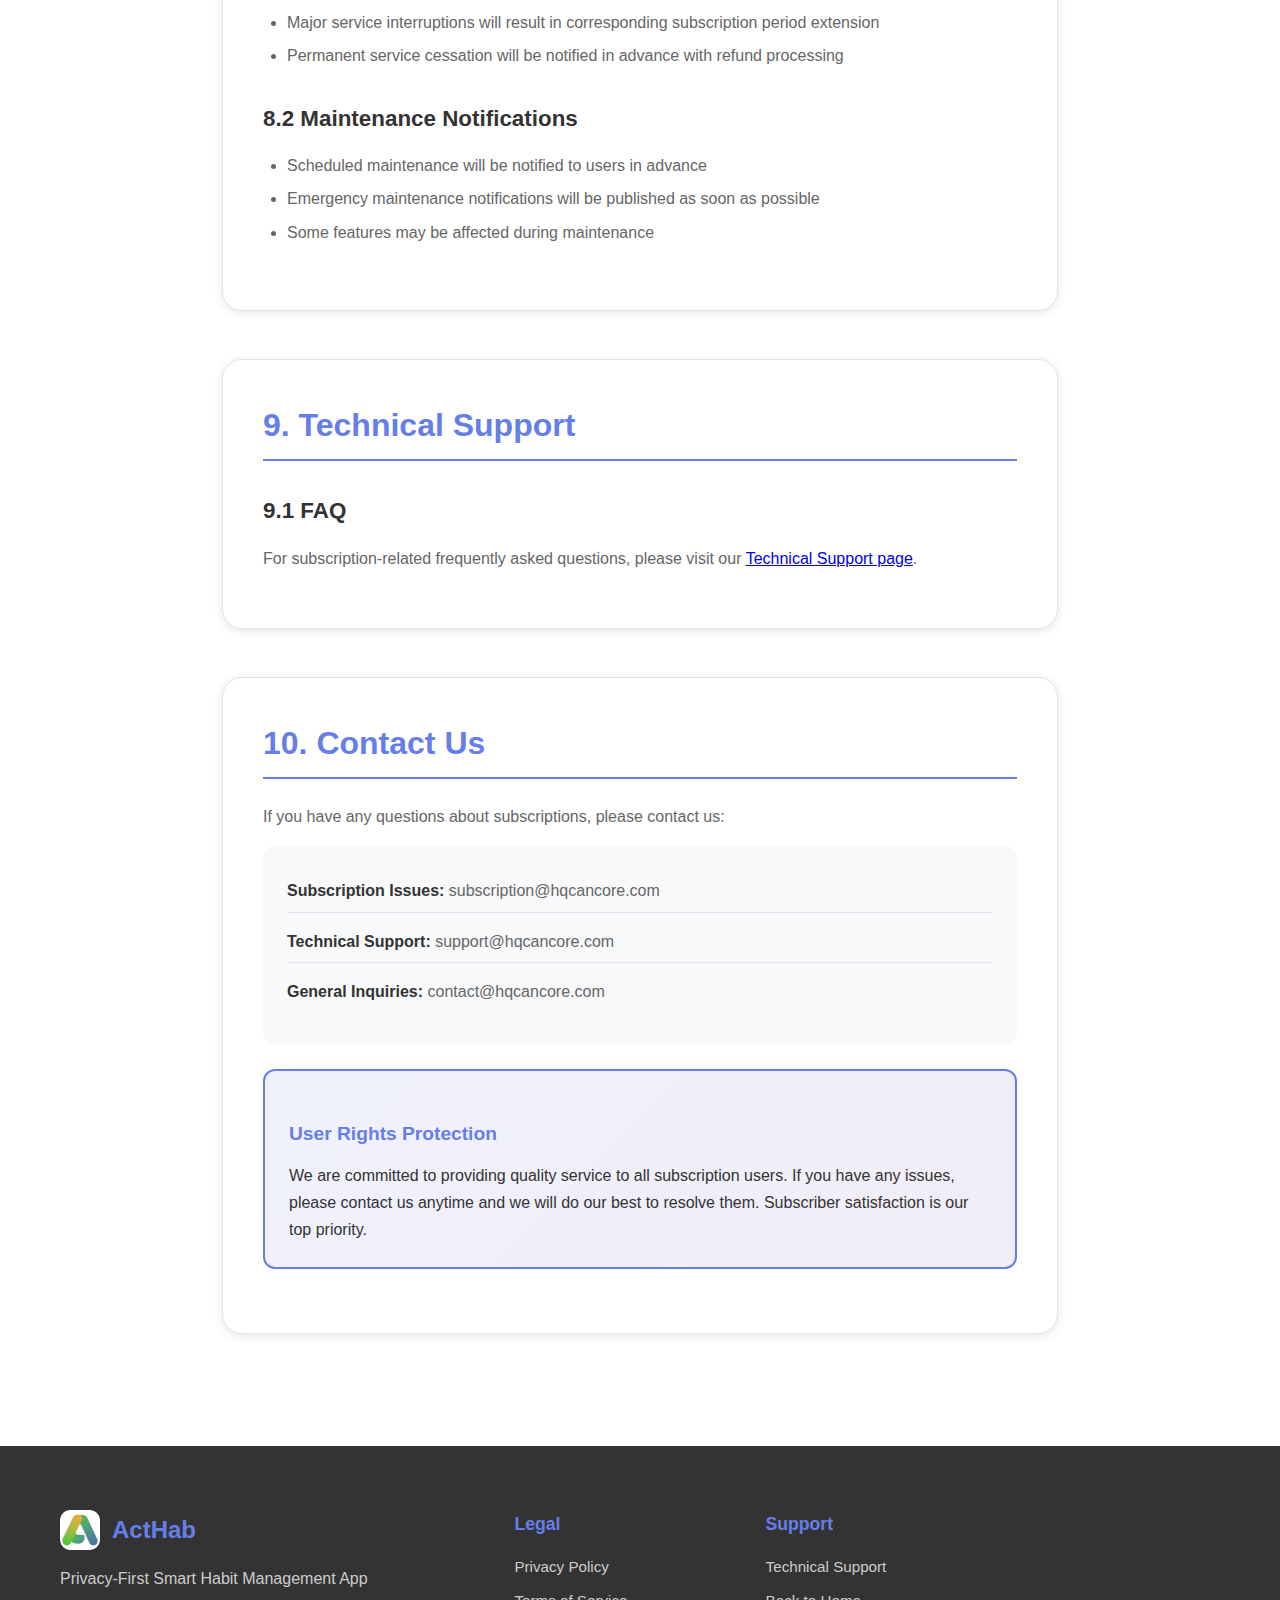
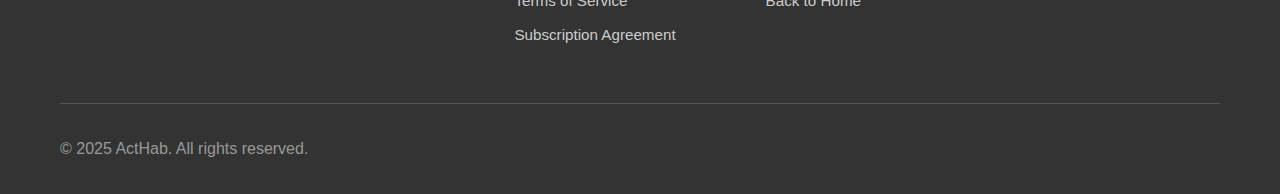
<file: subscription-en.html>
<!DOCTYPE html>
<html lang="en">
<head>
    <meta charset="UTF-8">
    <meta name="viewport" content="width=device-width, initial-scale=1.0">
    <title>Subscription Agreement - ActHab</title>
    <meta name="description" content="ActHab Subscription Agreement, detailing the terms and conditions for premium subscription.">
    <link rel="stylesheet" href="assets/css/style.css">
    <link rel="stylesheet" href="assets/css/legal.css">
    <link rel="icon" type="image/png" href="assets/images/logo.png">
</head>
<body>
    <!-- Navigation -->
    <header class="header">
        <nav class="nav container">
            <div class="logo">
                <img src="assets/images/logo.png" alt="ActHab Logo" onerror="this.style.display='none'">
                <span>ActHab</span>
            </div>
            <ul class="nav-links">
                <li><a href="index-en.html">Home</a></li>
                <li><a href="index-en.html#features">Features</a></li>
                <li><a href="index-en.html#pricing">Pricing</a></li>
                <li><a href="privacy-en.html">Privacy Policy</a></li>
                <li><a href="terms-en.html">Terms of Service</a></li>
                <li><a href="subscription-en.html" class="active">Subscription Agreement</a></li>
                <li><a href="support-en.html">Support</a></li>
            </ul>
            <div class="nav-actions">
                <button class="language-switch" onclick="switchLanguage()">中文</button>
                <button class="mobile-menu-toggle" onclick="toggleMobileMenu()">
                    <span></span>
                    <span></span>
                    <span></span>
                </button>
            </div>
        </nav>
    </header>

    <main class="legal-page">
        <div class="container">
            <div class="legal-header">
                <h1>Subscription Agreement</h1>
                <p class="last-updated">Last Updated: July 2025</p>
                <div class="legal-summary">
                    <h3>Subscription Overview</h3>
                    <p>ActHab Premium uses an auto-renewable subscription model to provide you with complete premium feature experience. Please carefully read the following subscription terms.</p>
                </div>
            </div>

            <div class="legal-content">
                <section class="legal-section">
                    <h2>1. Subscription Service Overview</h2>
                    <div class="highlight-box">
                        <h4>Premium Subscription Service</h4>
                        <p>ActHab Premium annual subscription provides you with complete app functionality, including unlimited habit tracking, AI smart analysis, data export, iCloud sync, and other premium features.</p>
                    </div>
                    
                    <h3>1.1 Subscription Types & Pricing</h3>
                    <div class="pricing-table">
                        <table>
                            <thead>
                                <tr>
                                    <th>Subscription Type</th>
                                    <th>US Price</th>
                                    <th>China Price</th>
                                    <th>Duration</th>
                                </tr>
                            </thead>
                            <tbody>
                                <tr>
                                    <td>Premium Annual Subscription</td>
                                    <td>$19.9/year</td>
                                    <td>¥128/year</td>
                                    <td>12 months</td>
                                </tr>
                            </tbody>
                        </table>
                    </div>

                    <h3>1.2 Feature Comparison</h3>
                    <div class="pricing-table">
                        <table>
                            <thead>
                                <tr>
                                    <th>Feature</th>
                                    <th>Free Version</th>
                                    <th>Premium Version</th>
                                </tr>
                            </thead>
                            <tbody>
                                <tr>
                                    <td>Number of Habits</td>
                                    <td>Up to 6</td>
                                    <td>Unlimited</td>
                                </tr>
                                <tr>
                                    <td>Data History</td>
                                    <td>Unlimited</td>
                                    <td>Unlimited</td>
                                </tr>
                                <tr>
                                    <td>AI Smart Analysis</td>
                                    <td>❌</td>
                                    <td>✅</td>
                                </tr>
                                <tr>
                                    <td>Data Export</td>
                                    <td>❌</td>
                                    <td>✅</td>
                                </tr>
                                <tr>
                                    <td>iCloud Sync</td>
                                    <td>❌</td>
                                    <td>✅</td>
                                </tr>
                                <tr>
                                    <td>Advanced Charts</td>
                                    <td>❌</td>
                                    <td>✅</td>
                                </tr>
                                <tr>
                                    <td>Custom Themes</td>
                                    <td>❌</td>
                                    <td>✅</td>
                                </tr>
                                <tr>
                                    <td>Priority Support</td>
                                    <td>❌</td>
                                    <td>✅</td>
                                </tr>
                            </tbody>
                        </table>
                    </div>
                </section>

                <section class="legal-section">
                    <h2>2. Subscription Purchase & Payment</h2>
                    
                    <h3>2.1 Purchase Process</h3>
                    <ol class="steps-list">
                        <li>Tap "Upgrade to Premium" in the app</li>
                        <li>Select annual subscription plan</li>
                        <li>Confirm purchase with Apple ID</li>
                        <li>Verify with Face ID, Touch ID, or password</li>
                        <li>Subscription takes effect immediately, enjoy premium features</li>
                    </ol>

                    <h3>2.2 Payment Methods</h3>
                    <ul>
                        <li>All subscriptions are processed through Apple App Store</li>
                        <li>Supports all payment methods linked to your Apple ID</li>
                        <li>Including credit cards, debit cards, Apple Pay, gift cards, etc.</li>
                        <li>Charges will be deducted from your Apple ID account</li>
                    </ul>

                    <h3>2.3 Pricing Details</h3>
                    <ul>
                        <li><strong>US Users:</strong> $19.9/year (excluding tax, tax handled by Apple)</li>
                        <li><strong>China Users:</strong> ¥128/year (including tax)</li>
                        <li><strong>Other Regions:</strong> Prices automatically converted by Apple based on exchange rates</li>
                        <li><strong>Price Display:</strong> Exact local price shown before purchase</li>
                    </ul>
                </section>

                <section class="legal-section">
                    <h2>3. Auto-Renewal</h2>
                    
                    <div class="important-notice">
                        <p><strong>Important Notice:</strong></p>
                        <ul>
                            <li>Subscription will auto-renew unless you cancel</li>
                            <li>Renewal occurs within 24 hours before current subscription period ends</li>
                            <li>Renewal fee will be automatically charged to your Apple ID account</li>
                        </ul>
                    </div>

                    <h3>3.1 Renewal Mechanism</h3>
                    <ul>
                        <li>Auto-renewal 24 hours before subscription period ends</li>
                        <li>Subscription period extends 12 months after successful renewal</li>
                        <li>Renewal price based on current subscription price at time of renewal</li>
                        <li>Failed renewal notifications sent with 24-hour grace period</li>
                    </ul>

                    <h3>3.2 Renewal Notifications</h3>
                    <ul>
                        <li>Apple reminder notifications before renewal</li>
                        <li>Confirmation email after successful renewal</li>
                        <li>Subscription status viewable in Apple ID settings</li>
                    </ul>
                </section>

                <section class="legal-section">
                    <h2>4. Canceling Subscription</h2>
                    
                    <h3>4.1 Cancellation Methods</h3>
                    <p>You can cancel your subscription through:</p>
                    <ol class="steps-list">
                        <li>Open iOS Settings app</li>
                        <li>Tap your Apple ID (top personal info)</li>
                        <li>Select "Subscriptions"</li>
                        <li>Find "ActHab" and tap</li>
                        <li>Select "Cancel Subscription" and confirm</li>
                    </ol>

                    <p>Or through App Store app:</p>
                    <ol class="steps-list">
                        <li>Open App Store app</li>
                        <li>Tap profile icon in top right</li>
                        <li>Select "Subscriptions"</li>
                        <li>Find "ActHab" and manage subscription</li>
                        <li>Select "Cancel Subscription"</li>
                    </ol>

                    <h3>4.2 Cancellation Timing Requirements</h3>
                    <div class="important-notice">
                        <p><strong>Important Notice:</strong>
                        <ul>
                            <li>Must cancel at least 24 hours before current subscription period ends</li>
                            <li>Subscription stops when current period ends after cancellation</li>
                            <li>You can still use premium features until current period ends after cancellation</li>
                        </ul>
                        </p>
                    </div>

                    <h3>4.3 Cancellation Consequences</h3>
                    <ul>
                        <li>Lose premium feature access when current subscription period ends</li>
                        <li>Data remains on device and won't be lost</li>
                        <li>Can resubscribe anytime to restore premium features</li>
                        <li>May need to reconfigure certain settings when resubscribing</li>
                    </ul>
                </section>

                <section class="legal-section">
                    <h2>5. Refund Policy</h2>
                    
                    <h3>5.1 Refund Channel</h3>
                    <p>All refund requests must be processed through Apple App Store:</p>
                    <ul>
                        <li>Visit <a href="https://reportaproblem.apple.com" target="_blank">reportaproblem.apple.com</a></li>
                        <li>Sign in with your Apple ID</li>
                        <li>Find ActHab subscription purchase record</li>
                        <li>Select "Request Refund" and provide reason</li>
                    </ul>

                    <h3>5.2 Refund Conditions</h3>
                    <p>Refund requests must comply with Apple's refund policy:</p>
                    <ul>
                        <li>Technical issues preventing normal use</li>
                        <li>Accidental or unauthorized purchases</li>
                        <li>App functionality significantly different from description</li>
                        <li>Other situations complying with Apple's refund policy</li>
                    </ul>

                    <h3>5.3 Refund Processing</h3>
                    <ul>
                        <li><strong>Processing Time:</strong> Usually 3-5 business days</li>
                        <li><strong>Refund Method:</strong> Returned to original payment method</li>
                        <li><strong>Refund Impact:</strong> Immediate loss of premium feature access upon approval</li>
                        <li><strong>Data Retention:</strong> Local data not deleted due to refund</li>
                    </ul>
                </section>

                <section class="legal-section">
                    <h2>6. Subscription Management</h2>
                    
                    <h3>6.1 Viewing Subscription Status</h3>
                    <p>You can view subscription status through:</p>
                    <ul>
                        <li><strong>In-app:</strong> Settings → Subscription Status</li>
                        <li><strong>iOS Settings:</strong> Settings → Apple ID → Subscriptions</li>
                        <li><strong>App Store:</strong> Profile → Subscriptions</li>
                    </ul>

                    <h3>6.2 Subscription Information Includes</h3>
                    <ul>
                        <li>Current subscription status (Active/Canceled/Expired)</li>
                        <li>Subscription start and end dates</li>
                        <li>Next renewal date and amount</li>
                        <li>Subscription history</li>
                    </ul>

                    <h3>6.3 Multi-device Sync</h3>
                    <ul>
                        <li>Subscription status syncs across all devices using same Apple ID</li>
                        <li>Sign in with same Apple ID on new device to restore subscription</li>
                        <li>Cross-Apple ID subscription sharing not supported</li>
                    </ul>
                </section>

                <section class="legal-section">
                    <h2>7. Price Changes</h2>
                    
                    <h3>7.1 Price Change Notifications</h3>
                    <p>If subscription prices change:</p>
                    <ul>
                        <li>We will notify you at least 30 days in advance</li>
                        <li>Notification methods include in-app notifications, email, etc.</li>
                        <li>Current subscription prices remain unchanged during current period</li>
                        <li>New prices apply at renewal</li>
                    </ul>

                    <h3>7.2 Price Change Rights</h3>
                    <ul>
                        <li>You can cancel subscription before price change</li>
                        <li>After cancellation, continue using premium features until current period ends</li>
                        <li>If not canceled, renewal will automatically charge new price</li>
                    </ul>
                </section>

                <section class="legal-section">
                    <h2>8. Service Availability</h2>
                    
                    <h3>8.1 Service Guarantee</h3>
                    <ul>
                        <li>We guarantee continuous availability of subscription services</li>
                        <li>Technical issues will be fixed as soon as possible</li>
                        <li>Major service interruptions will result in corresponding subscription period extension</li>
                        <li>Permanent service cessation will be notified in advance with refund processing</li>
                    </ul>

                    <h3>8.2 Maintenance Notifications</h3>
                    <ul>
                        <li>Scheduled maintenance will be notified to users in advance</li>
                        <li>Emergency maintenance notifications will be published as soon as possible</li>
                        <li>Some features may be affected during maintenance</li>
                    </ul>
                </section>

                <section class="legal-section">
                    <h2>9. Technical Support</h2>

                    <h3>9.1 FAQ</h3>
                    <p>For subscription-related frequently asked questions, please visit our <a href="support-en.html">Technical Support page</a>.</p>
                </section>

                <section class="legal-section">
                    <h2>10. Contact Us</h2>
                    <p>If you have any questions about subscriptions, please contact us:</p>
                    <div class="contact-info">
                        <ul>
                            <li><strong>Subscription Issues:</strong> subscription@hqcancore.com</li>
                            <li><strong>Technical Support:</strong> support@hqcancore.com</li>
                            <li><strong>General Inquiries:</strong> contact@hqcancore.com</li>
                        </ul>
                    </div>
                    
                    <div class="highlight-box">
                        <h4>User Rights Protection</h4>
                        <p>We are committed to providing quality service to all subscription users. If you have any issues, please contact us anytime and we will do our best to resolve them. Subscriber satisfaction is our top priority.</p>
                    </div>
                </section>
            </div>
        </div>
    </main>

    <!-- Footer -->
    <footer class="footer">
        <div class="container">
            <div class="footer-content">
                <div class="footer-section">
                    <div class="footer-logo">
                        <img src="assets/images/logo.png" alt="ActHab Logo" onerror="this.style.display='none'">
                        <span>ActHab</span>
                    </div>
                    <p class="footer-description">Privacy-First Smart Habit Management App</p>
                </div>
                <div class="footer-section">
                    <h4>Legal</h4>
                    <ul class="footer-links">
                        <li><a href="privacy-en.html">Privacy Policy</a></li>
                        <li><a href="terms-en.html">Terms of Service</a></li>
                        <li><a href="subscription-en.html">Subscription Agreement</a></li>
                    </ul>
                </div>
                <div class="footer-section">
                    <h4>Support</h4>
                    <ul class="footer-links">
                        <li><a href="support-en.html">Technical Support</a></li>
                        <li><a href="index-en.html">Back to Home</a></li>
                    </ul>
                </div>
            </div>
            <div class="footer-bottom">
                <p>&copy; 2025 ActHab. All rights reserved.</p>
            </div>
        </div>
    </footer>

    <script src="assets/js/main.js"></script>
</body>
</html>
</file>
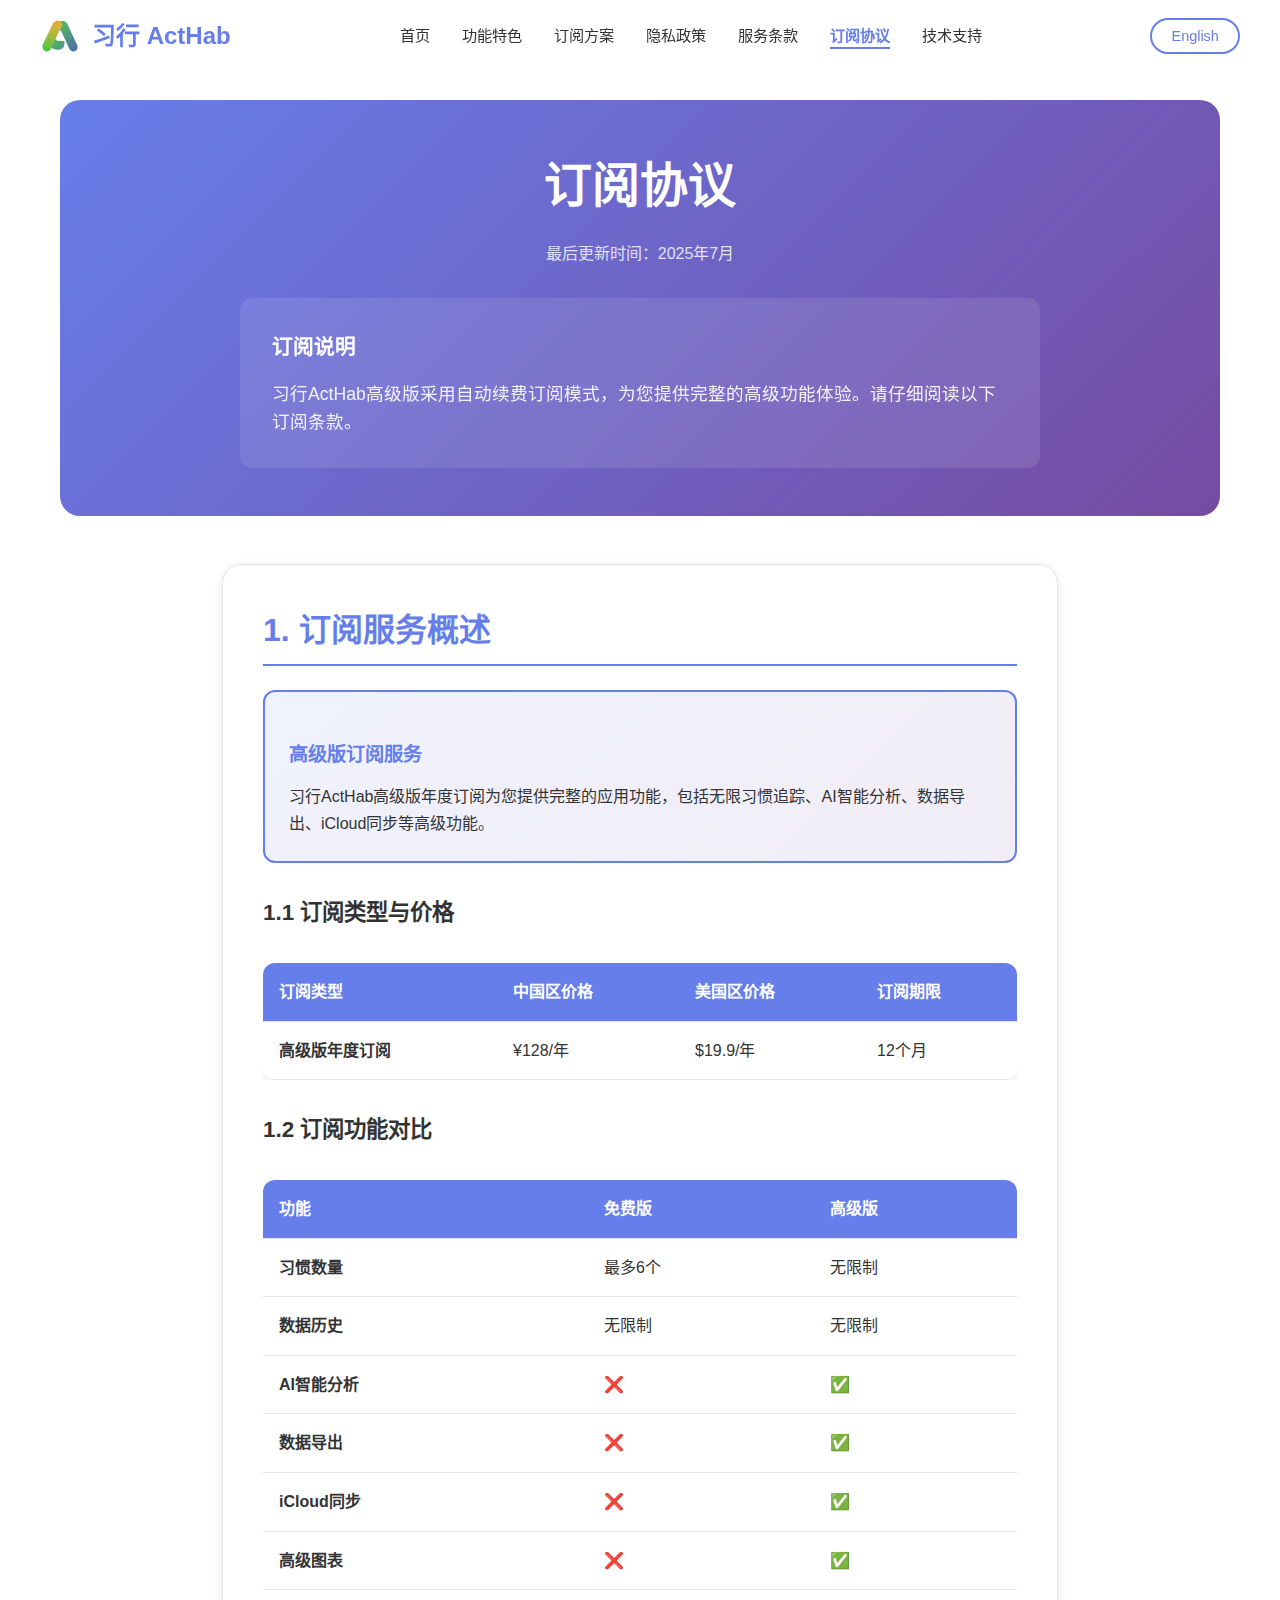
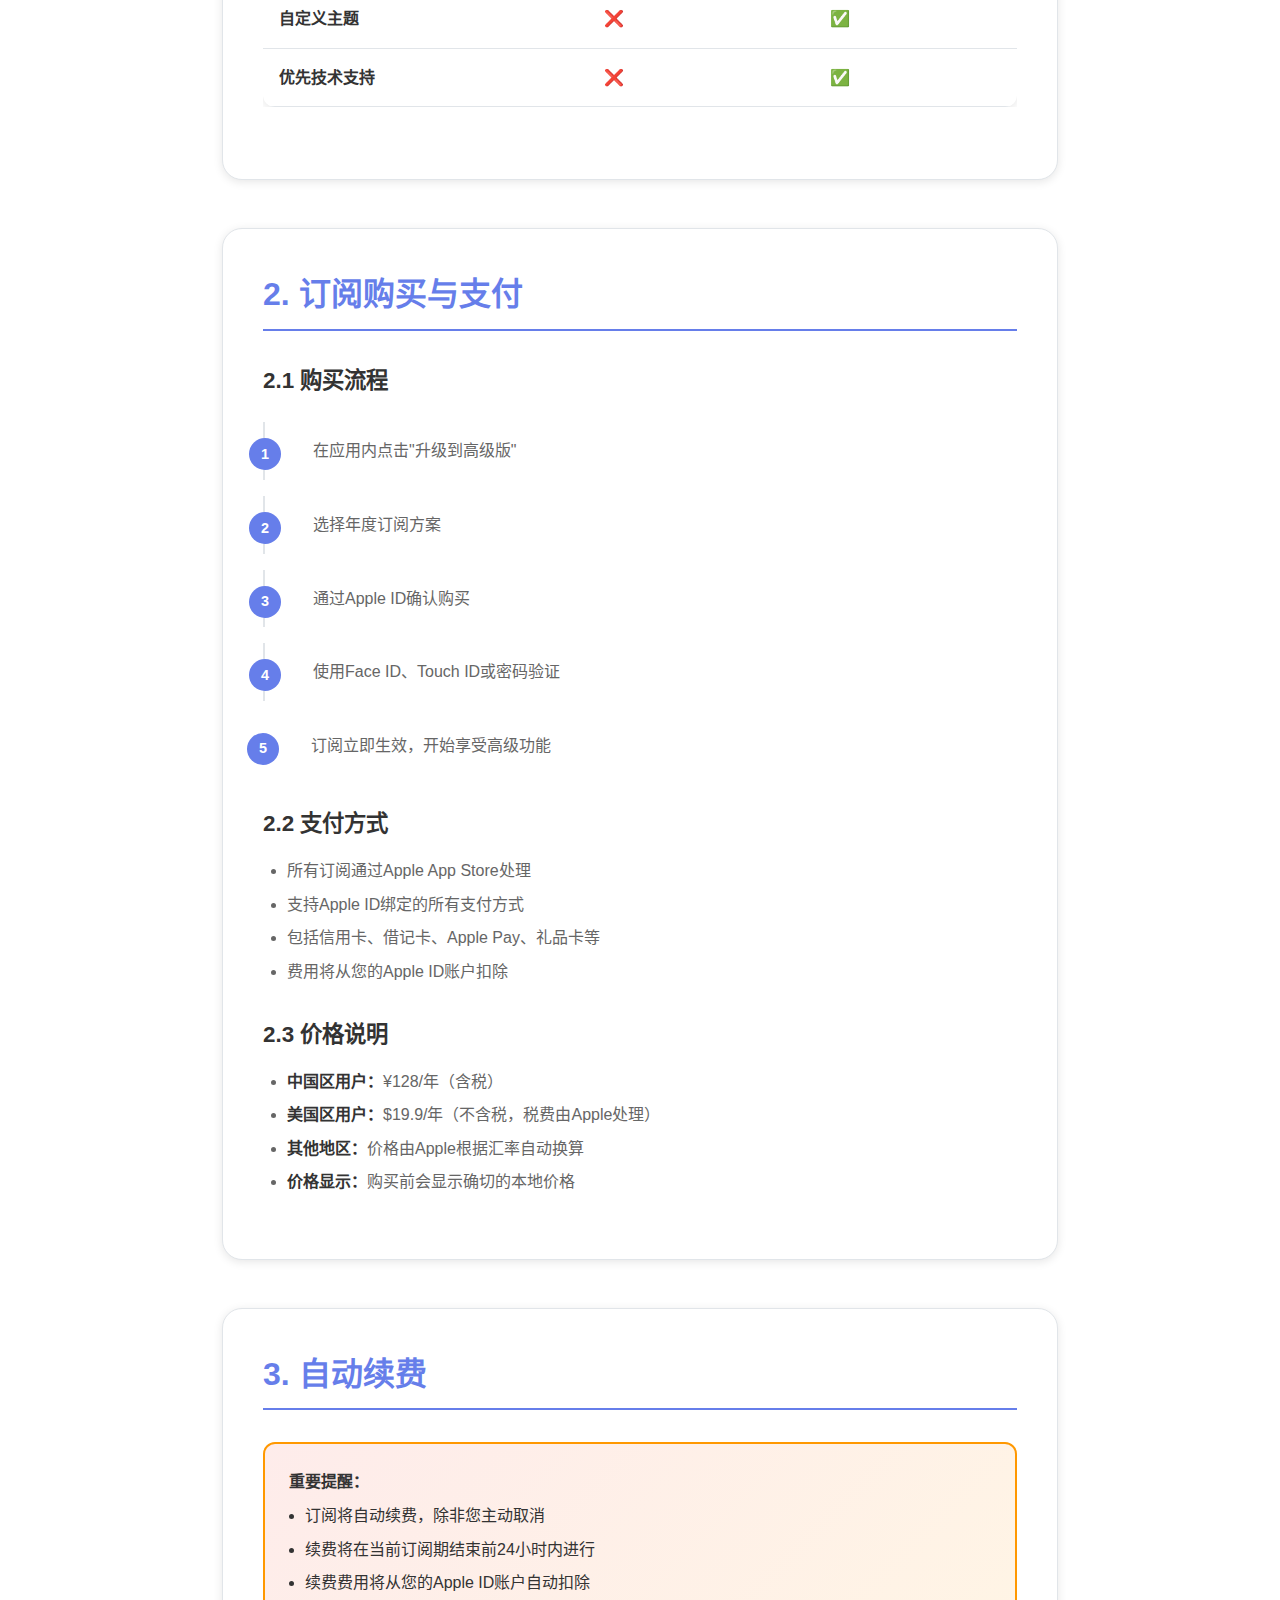
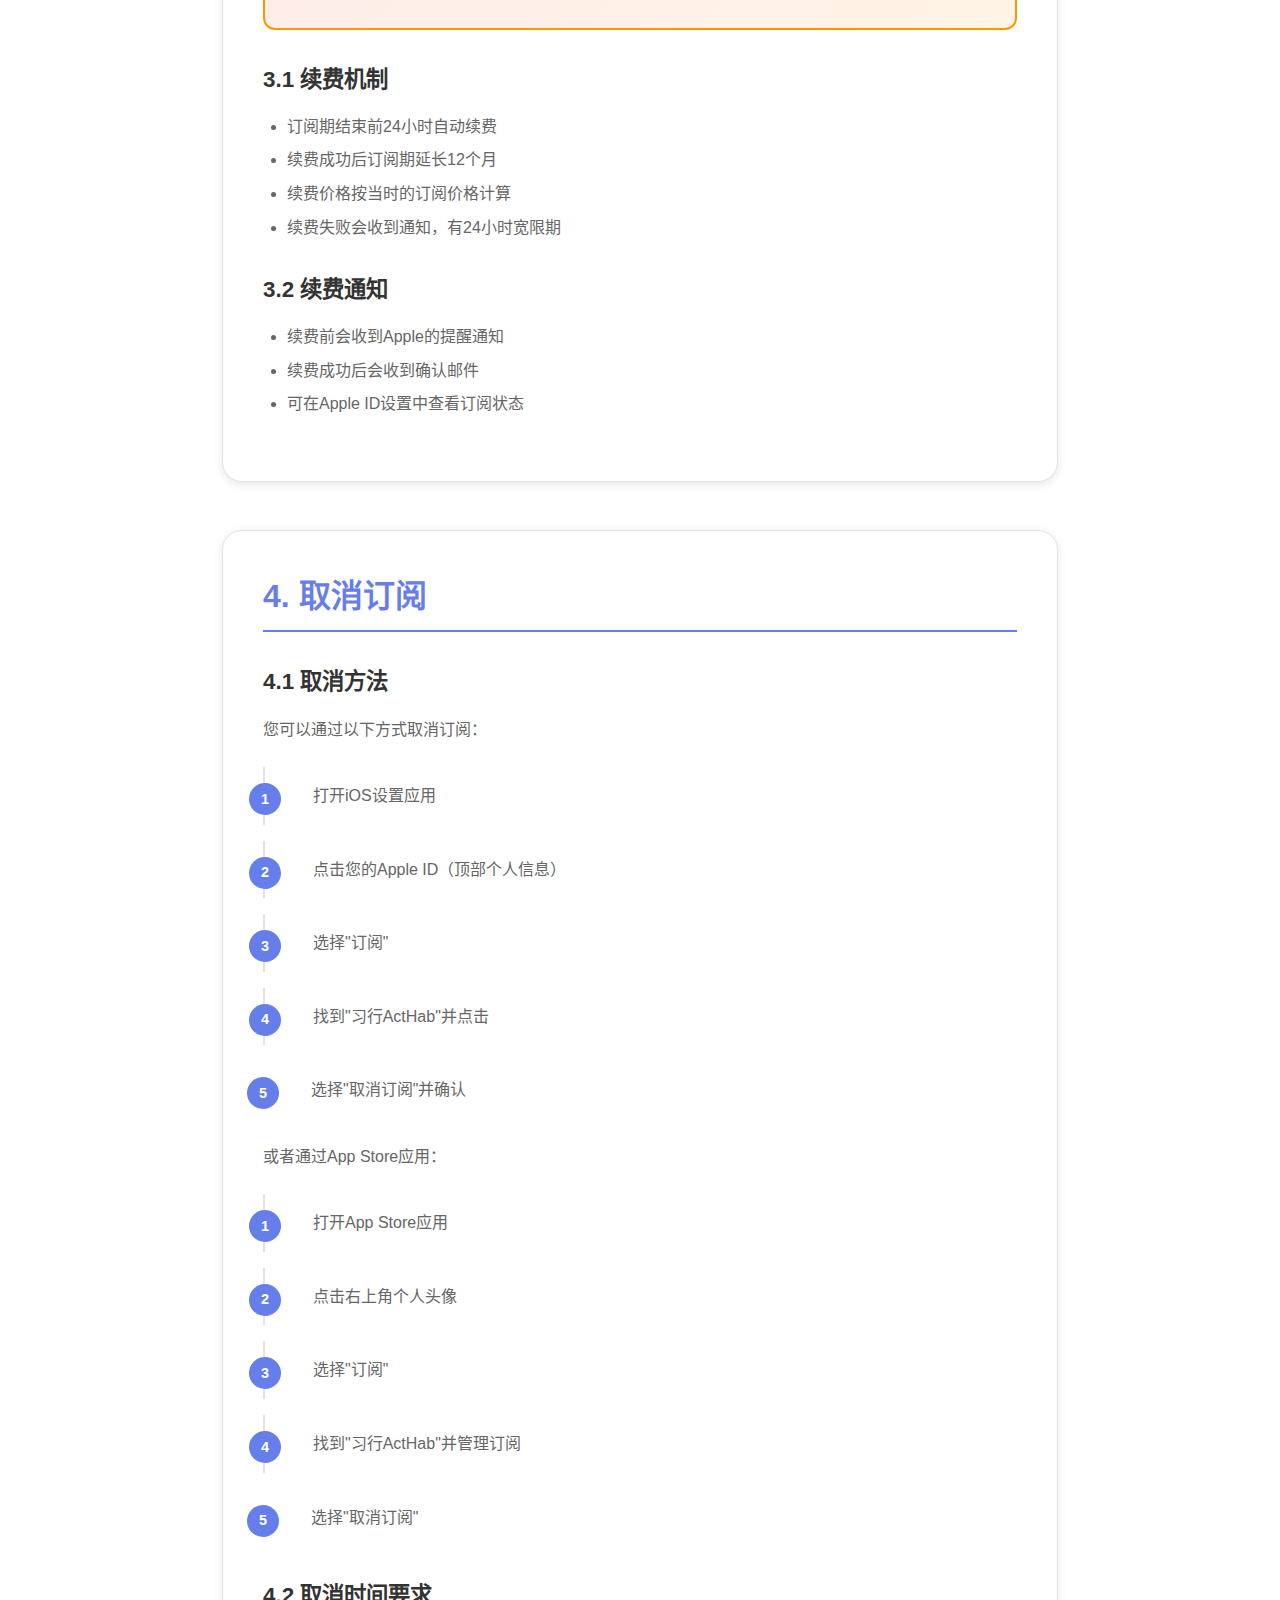
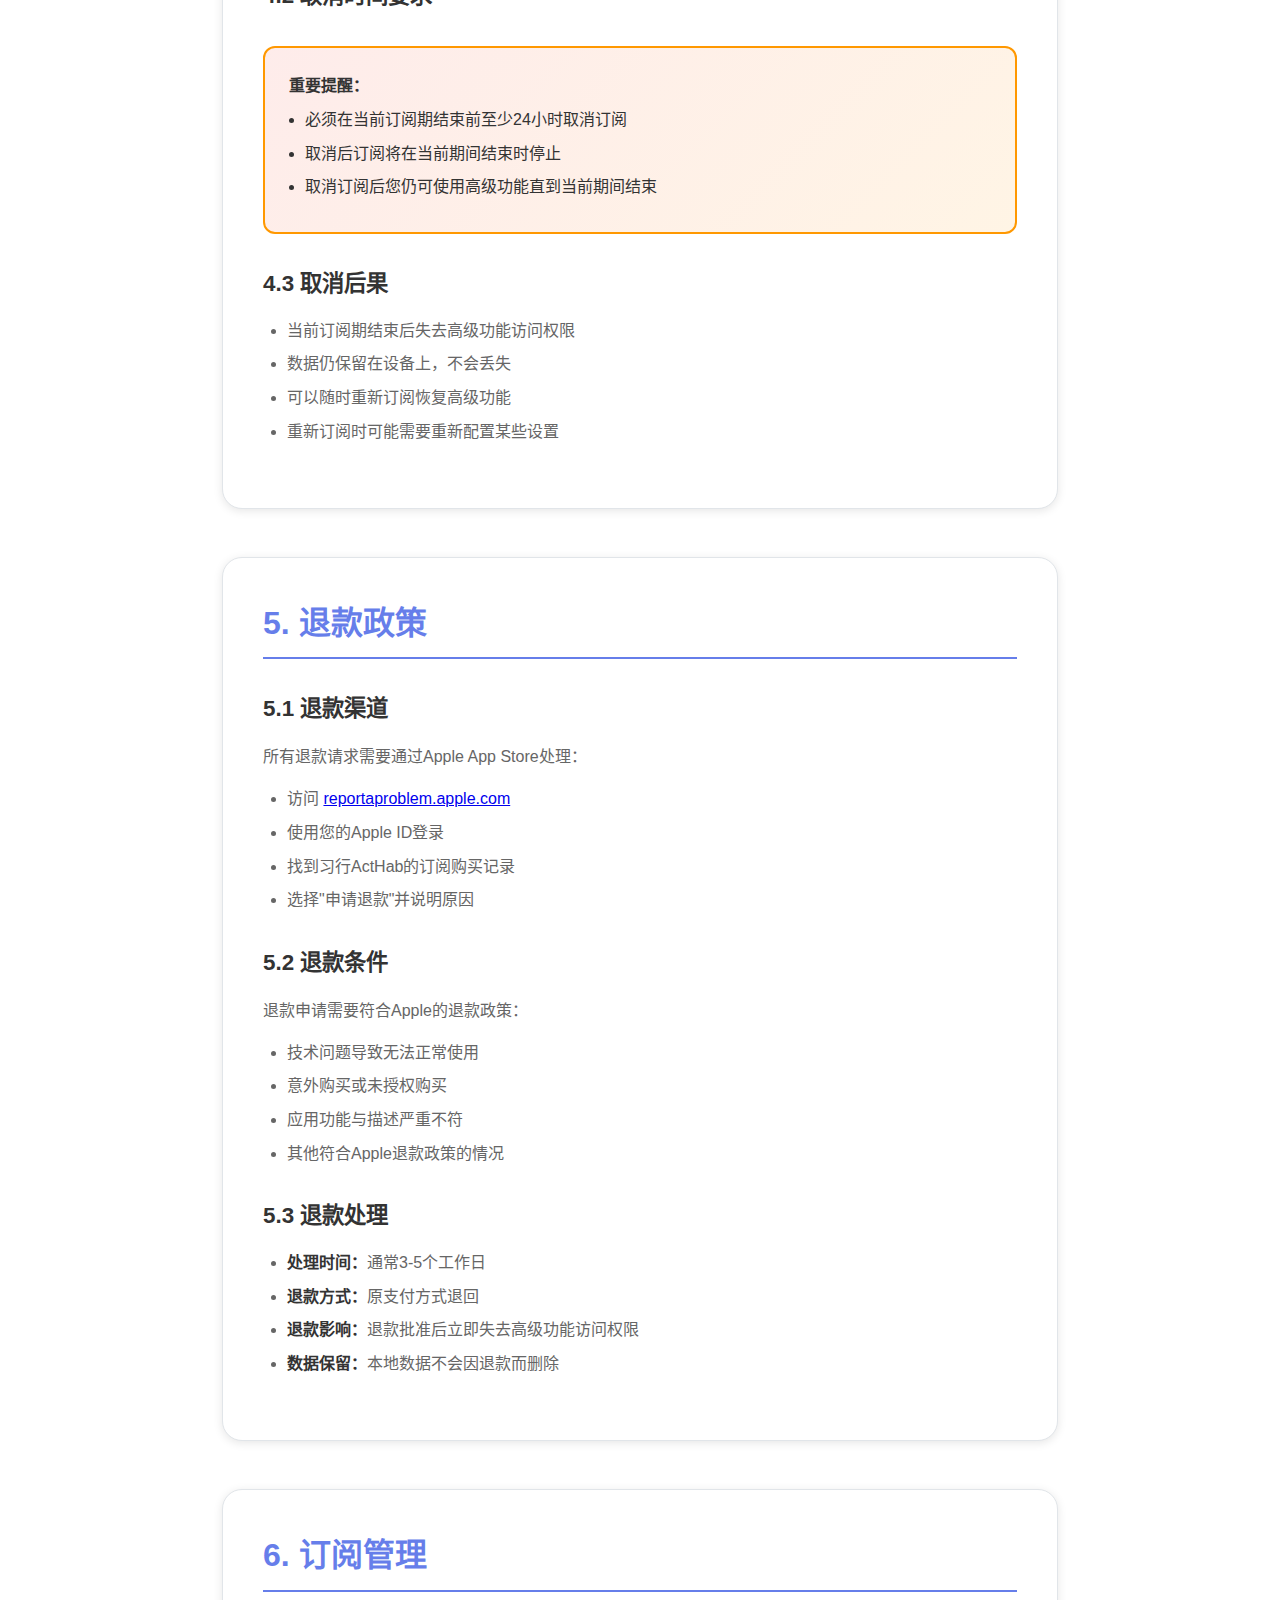
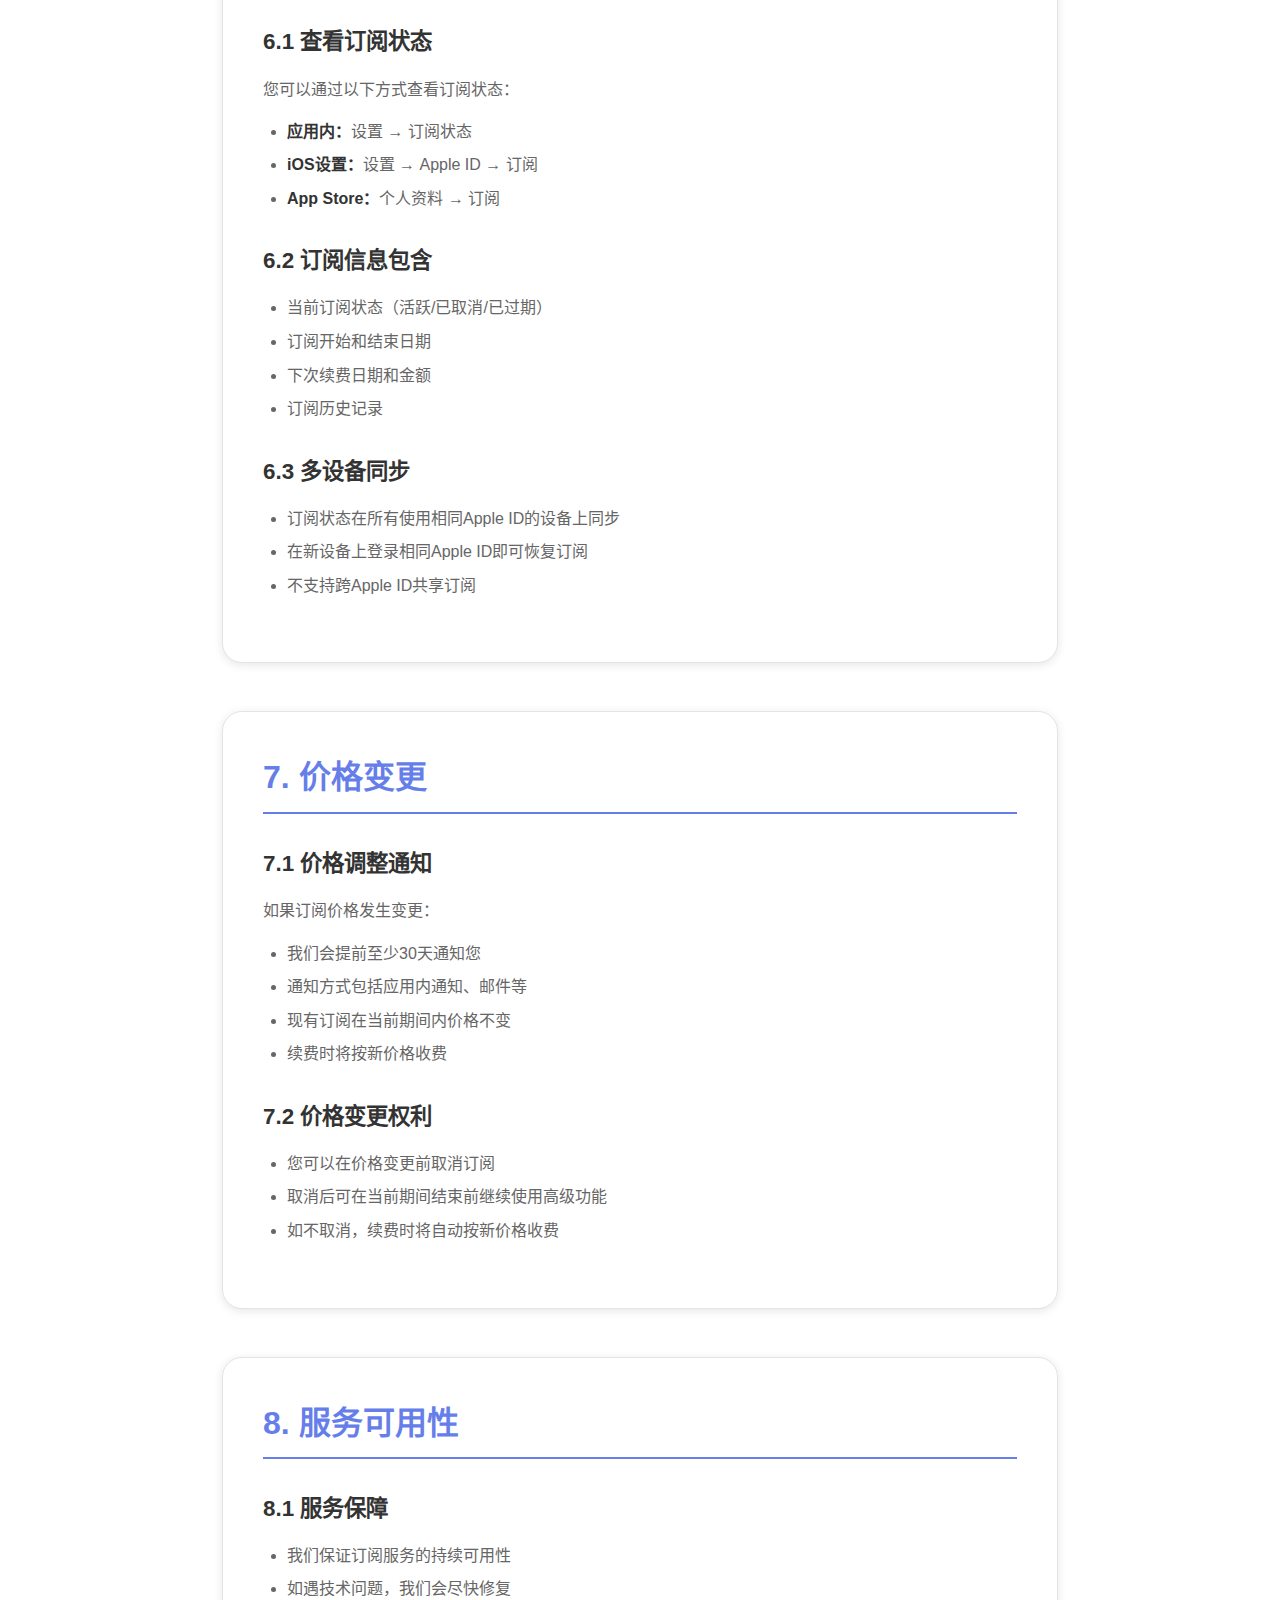
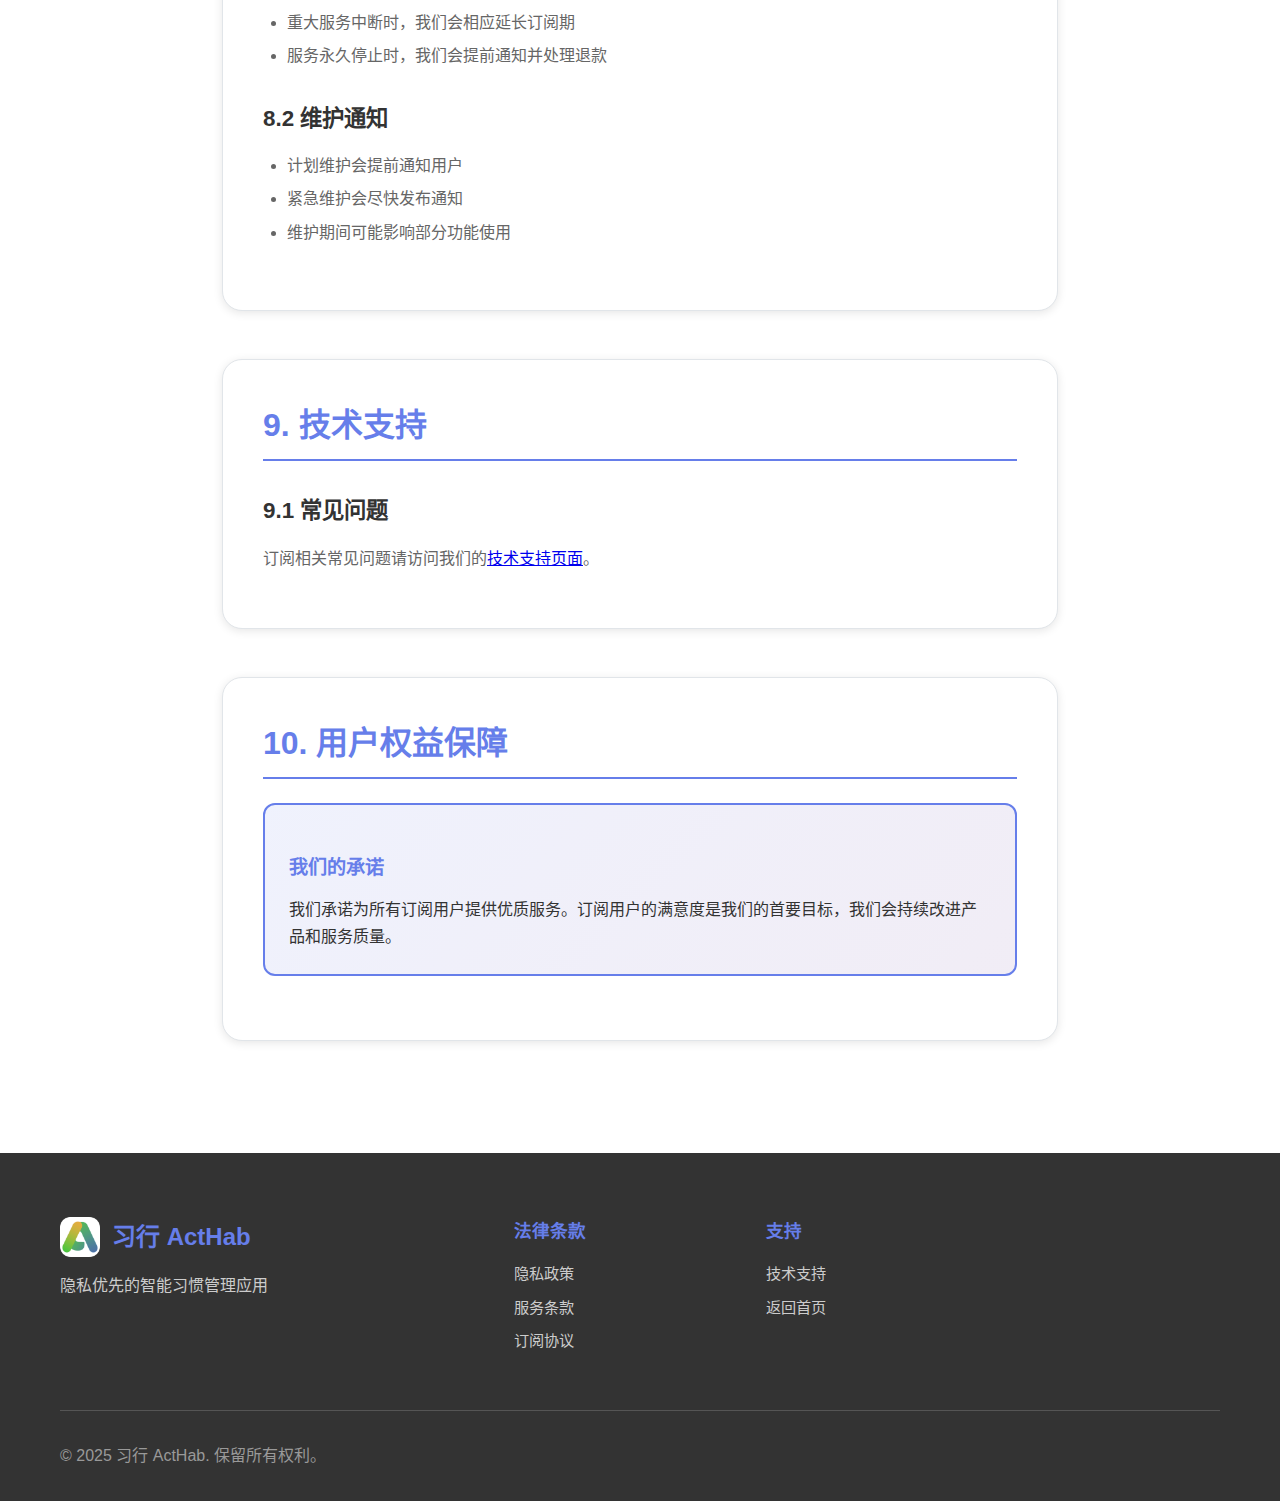
<file: subscription.html>
<!DOCTYPE html>
<html lang="zh-CN">
<head>
    <meta charset="UTF-8">
    <meta name="viewport" content="width=device-width, initial-scale=1.0">
    <title>订阅协议 - 习行 ActHab</title>
    <meta name="description" content="习行ActHab订阅协议，详细说明高级版订阅的条款和条件。">
    <link rel="stylesheet" href="assets/css/style.css">
    <link rel="stylesheet" href="assets/css/legal.css">
    <link rel="icon" type="image/png" href="assets/images/logo.png">
</head>
<body>
    <!-- 导航栏 -->
    <header class="header">
        <nav class="nav container">
            <div class="logo">
                <img src="assets/images/logo.png" alt="习行 Logo" onerror="this.style.display='none'">
                <span>习行 ActHab</span>
            </div>
            <ul class="nav-links">
                <li><a href="index.html">首页</a></li>
                <li><a href="index.html#features">功能特色</a></li>
                <li><a href="index.html#pricing">订阅方案</a></li>
                <li><a href="privacy.html">隐私政策</a></li>
                <li><a href="terms.html">服务条款</a></li>
                <li><a href="subscription.html" class="active">订阅协议</a></li>
                <li><a href="support.html">技术支持</a></li>
            </ul>
            <div class="nav-actions">
                <button class="language-switch" onclick="switchLanguage()">English</button>
                <button class="mobile-menu-toggle" onclick="toggleMobileMenu()">
                    <span></span>
                    <span></span>
                    <span></span>
                </button>
            </div>
        </nav>
    </header>

    <main class="legal-page">
        <div class="container">
            <div class="legal-header">
                <h1>订阅协议</h1>
                <p class="last-updated">最后更新时间：2025年7月</p>
                <div class="legal-summary">
                    <h3>订阅说明</h3>
                    <p>习行ActHab高级版采用自动续费订阅模式，为您提供完整的高级功能体验。请仔细阅读以下订阅条款。</p>
                </div>
            </div>

            <div class="legal-content">
                <section class="legal-section">
                    <h2>1. 订阅服务概述</h2>
                    <div class="highlight-box">
                        <h4>高级版订阅服务</h4>
                        <p>习行ActHab高级版年度订阅为您提供完整的应用功能，包括无限习惯追踪、AI智能分析、数据导出、iCloud同步等高级功能。</p>
                    </div>
                    
                    <h3>1.1 订阅类型与价格</h3>
                    <div class="pricing-table">
                        <table>
                            <thead>
                                <tr>
                                    <th>订阅类型</th>
                                    <th>中国区价格</th>
                                    <th>美国区价格</th>
                                    <th>订阅期限</th>
                                </tr>
                            </thead>
                            <tbody>
                                <tr>
                                    <td>高级版年度订阅</td>
                                    <td>¥128/年</td>
                                    <td>$19.9/年</td>
                                    <td>12个月</td>
                                </tr>
                            </tbody>
                        </table>
                    </div>

                    <h3>1.2 订阅功能对比</h3>
                    <div class="pricing-table">
                        <table>
                            <thead>
                                <tr>
                                    <th>功能</th>
                                    <th>免费版</th>
                                    <th>高级版</th>
                                </tr>
                            </thead>
                            <tbody>
                                <tr>
                                    <td>习惯数量</td>
                                    <td>最多6个</td>
                                    <td>无限制</td>
                                </tr>
                                <tr>
                                    <td>数据历史</td>
                                    <td>无限制</td>
                                    <td>无限制</td>
                                </tr>
                                <tr>
                                    <td>AI智能分析</td>
                                    <td>❌</td>
                                    <td>✅</td>
                                </tr>
                                <tr>
                                    <td>数据导出</td>
                                    <td>❌</td>
                                    <td>✅</td>
                                </tr>
                                <tr>
                                    <td>iCloud同步</td>
                                    <td>❌</td>
                                    <td>✅</td>
                                </tr>
                                <tr>
                                    <td>高级图表</td>
                                    <td>❌</td>
                                    <td>✅</td>
                                </tr>
                                <tr>
                                    <td>自定义主题</td>
                                    <td>❌</td>
                                    <td>✅</td>
                                </tr>
                                <tr>
                                    <td>优先技术支持</td>
                                    <td>❌</td>
                                    <td>✅</td>
                                </tr>
                            </tbody>
                        </table>
                    </div>
                </section>

                <section class="legal-section">
                    <h2>2. 订阅购买与支付</h2>
                    
                    <h3>2.1 购买流程</h3>
                    <ol class="steps-list">
                        <li>在应用内点击"升级到高级版"</li>
                        <li>选择年度订阅方案</li>
                        <li>通过Apple ID确认购买</li>
                        <li>使用Face ID、Touch ID或密码验证</li>
                        <li>订阅立即生效，开始享受高级功能</li>
                    </ol>

                    <h3>2.2 支付方式</h3>
                    <ul>
                        <li>所有订阅通过Apple App Store处理</li>
                        <li>支持Apple ID绑定的所有支付方式</li>
                        <li>包括信用卡、借记卡、Apple Pay、礼品卡等</li>
                        <li>费用将从您的Apple ID账户扣除</li>
                    </ul>

                    <h3>2.3 价格说明</h3>
                    <ul>
                        <li><strong>中国区用户：</strong>¥128/年（含税）</li>
                        <li><strong>美国区用户：</strong>$19.9/年（不含税，税费由Apple处理）</li>
                        <li><strong>其他地区：</strong>价格由Apple根据汇率自动换算</li>
                        <li><strong>价格显示：</strong>购买前会显示确切的本地价格</li>
                    </ul>
                </section>

                <section class="legal-section">
                    <h2>3. 自动续费</h2>
                    
                    <div class="important-notice">
                        <p><strong>重要提醒：</strong></p>
                        <ul>
                            <li>订阅将自动续费，除非您主动取消</li>
                            <li>续费将在当前订阅期结束前24小时内进行</li>
                            <li>续费费用将从您的Apple ID账户自动扣除</li>
                        </ul>
                    </div>

                    <h3>3.1 续费机制</h3>
                    <ul>
                        <li>订阅期结束前24小时自动续费</li>
                        <li>续费成功后订阅期延长12个月</li>
                        <li>续费价格按当时的订阅价格计算</li>
                        <li>续费失败会收到通知，有24小时宽限期</li>
                    </ul>

                    <h3>3.2 续费通知</h3>
                    <ul>
                        <li>续费前会收到Apple的提醒通知</li>
                        <li>续费成功后会收到确认邮件</li>
                        <li>可在Apple ID设置中查看订阅状态</li>
                    </ul>
                </section>

                <section class="legal-section">
                    <h2>4. 取消订阅</h2>
                    
                    <h3>4.1 取消方法</h3>
                    <p>您可以通过以下方式取消订阅：</p>
                    <ol class="steps-list">
                        <li>打开iOS设置应用</li>
                        <li>点击您的Apple ID（顶部个人信息）</li>
                        <li>选择"订阅"</li>
                        <li>找到"习行ActHab"并点击</li>
                        <li>选择"取消订阅"并确认</li>
                    </ol>

                    <p>或者通过App Store应用：</p>
                    <ol class="steps-list">
                        <li>打开App Store应用</li>
                        <li>点击右上角个人头像</li>
                        <li>选择"订阅"</li>
                        <li>找到"习行ActHab"并管理订阅</li>
                        <li>选择"取消订阅"</li>
                    </ol>

                    <h3>4.2 取消时间要求</h3>
                    <div class="important-notice">
                        <p><strong>重要提醒：</strong>
                        <ul>
                            <li>必须在当前订阅期结束前至少24小时取消订阅</li>
                            <li>取消后订阅将在当前期间结束时停止</li>
                            <li>取消订阅后您仍可使用高级功能直到当前期间结束</li>
                        </ul>
                        </p>
                    </div>

                    <h3>4.3 取消后果</h3>
                    <ul>
                        <li>当前订阅期结束后失去高级功能访问权限</li>
                        <li>数据仍保留在设备上，不会丢失</li>
                        <li>可以随时重新订阅恢复高级功能</li>
                        <li>重新订阅时可能需要重新配置某些设置</li>
                    </ul>
                </section>

                <section class="legal-section">
                    <h2>5. 退款政策</h2>
                    
                    <h3>5.1 退款渠道</h3>
                    <p>所有退款请求需要通过Apple App Store处理：</p>
                    <ul>
                        <li>访问 <a href="https://reportaproblem.apple.com" target="_blank">reportaproblem.apple.com</a></li>
                        <li>使用您的Apple ID登录</li>
                        <li>找到习行ActHab的订阅购买记录</li>
                        <li>选择"申请退款"并说明原因</li>
                    </ul>

                    <h3>5.2 退款条件</h3>
                    <p>退款申请需要符合Apple的退款政策：</p>
                    <ul>
                        <li>技术问题导致无法正常使用</li>
                        <li>意外购买或未授权购买</li>
                        <li>应用功能与描述严重不符</li>
                        <li>其他符合Apple退款政策的情况</li>
                    </ul>

                    <h3>5.3 退款处理</h3>
                    <ul>
                        <li><strong>处理时间：</strong>通常3-5个工作日</li>
                        <li><strong>退款方式：</strong>原支付方式退回</li>
                        <li><strong>退款影响：</strong>退款批准后立即失去高级功能访问权限</li>
                        <li><strong>数据保留：</strong>本地数据不会因退款而删除</li>
                    </ul>
                </section>

                <section class="legal-section">
                    <h2>6. 订阅管理</h2>
                    
                    <h3>6.1 查看订阅状态</h3>
                    <p>您可以通过以下方式查看订阅状态：</p>
                    <ul>
                        <li><strong>应用内：</strong>设置 → 订阅状态</li>
                        <li><strong>iOS设置：</strong>设置 → Apple ID → 订阅</li>
                        <li><strong>App Store：</strong>个人资料 → 订阅</li>
                    </ul>

                    <h3>6.2 订阅信息包含</h3>
                    <ul>
                        <li>当前订阅状态（活跃/已取消/已过期）</li>
                        <li>订阅开始和结束日期</li>
                        <li>下次续费日期和金额</li>
                        <li>订阅历史记录</li>
                    </ul>

                    <h3>6.3 多设备同步</h3>
                    <ul>
                        <li>订阅状态在所有使用相同Apple ID的设备上同步</li>
                        <li>在新设备上登录相同Apple ID即可恢复订阅</li>
                        <li>不支持跨Apple ID共享订阅</li>
                    </ul>
                </section>

                <section class="legal-section">
                    <h2>7. 价格变更</h2>
                    
                    <h3>7.1 价格调整通知</h3>
                    <p>如果订阅价格发生变更：</p>
                    <ul>
                        <li>我们会提前至少30天通知您</li>
                        <li>通知方式包括应用内通知、邮件等</li>
                        <li>现有订阅在当前期间内价格不变</li>
                        <li>续费时将按新价格收费</li>
                    </ul>

                    <h3>7.2 价格变更权利</h3>
                    <ul>
                        <li>您可以在价格变更前取消订阅</li>
                        <li>取消后可在当前期间结束前继续使用高级功能</li>
                        <li>如不取消，续费时将自动按新价格收费</li>
                    </ul>
                </section>

                <section class="legal-section">
                    <h2>8. 服务可用性</h2>
                    
                    <h3>8.1 服务保障</h3>
                    <ul>
                        <li>我们保证订阅服务的持续可用性</li>
                        <li>如遇技术问题，我们会尽快修复</li>
                        <li>重大服务中断时，我们会相应延长订阅期</li>
                        <li>服务永久停止时，我们会提前通知并处理退款</li>
                    </ul>

                    <h3>8.2 维护通知</h3>
                    <ul>
                        <li>计划维护会提前通知用户</li>
                        <li>紧急维护会尽快发布通知</li>
                        <li>维护期间可能影响部分功能使用</li>
                    </ul>
                </section>

                <section class="legal-section">
                    <h2>9. 技术支持</h2>

                    <h3>9.1 常见问题</h3>
                    <p>订阅相关常见问题请访问我们的<a href="support.html">技术支持页面</a>。</p>
                </section>

                <section class="legal-section">
                    <h2>10. 用户权益保障</h2>
                    <div class="highlight-box">
                        <h4>我们的承诺</h4>
                        <p>我们承诺为所有订阅用户提供优质服务。订阅用户的满意度是我们的首要目标，我们会持续改进产品和服务质量。</p>
                    </div>
                </section>
            </div>
        </div>
    </main>

    <!-- 页脚 -->
    <footer class="footer">
        <div class="container">
            <div class="footer-content">
                <div class="footer-section">
                    <div class="footer-logo">
                        <img src="assets/images/logo.png" alt="习行 Logo" onerror="this.style.display='none'">
                        <span>习行 ActHab</span>
                    </div>
                    <p class="footer-description">隐私优先的智能习惯管理应用</p>
                </div>
                <div class="footer-section">
                    <h4>法律条款</h4>
                    <ul class="footer-links">
                        <li><a href="privacy.html">隐私政策</a></li>
                        <li><a href="terms.html">服务条款</a></li>
                        <li><a href="subscription.html">订阅协议</a></li>
                    </ul>
                </div>
                <div class="footer-section">
                    <h4>支持</h4>
                    <ul class="footer-links">
                        <li><a href="support.html">技术支持</a></li>
                        <li><a href="index.html">返回首页</a></li>
                    </ul>
                </div>
            </div>
            <div class="footer-bottom">
                <p>&copy; 2025 习行 ActHab. 保留所有权利。</p>
            </div>
        </div>
    </footer>

    <script src="assets/js/main.js"></script>
</body>
</html>
</file>
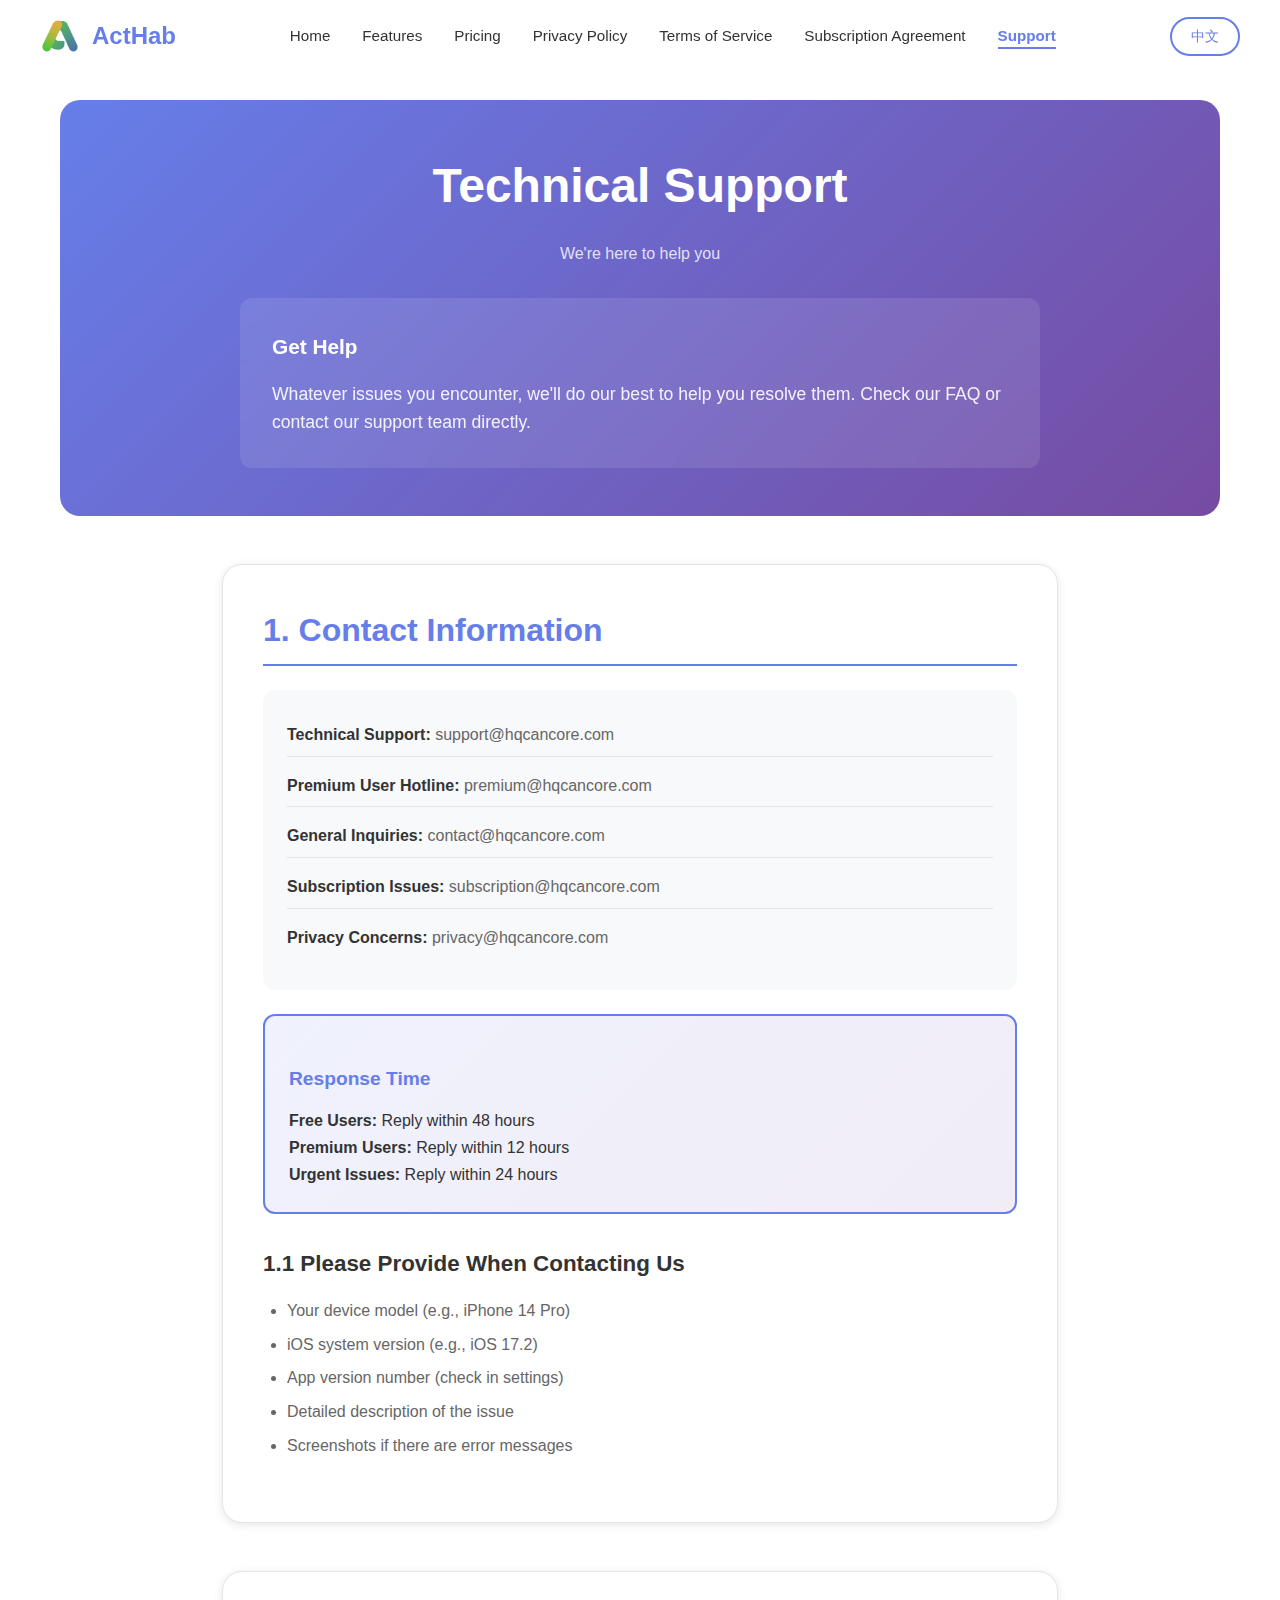
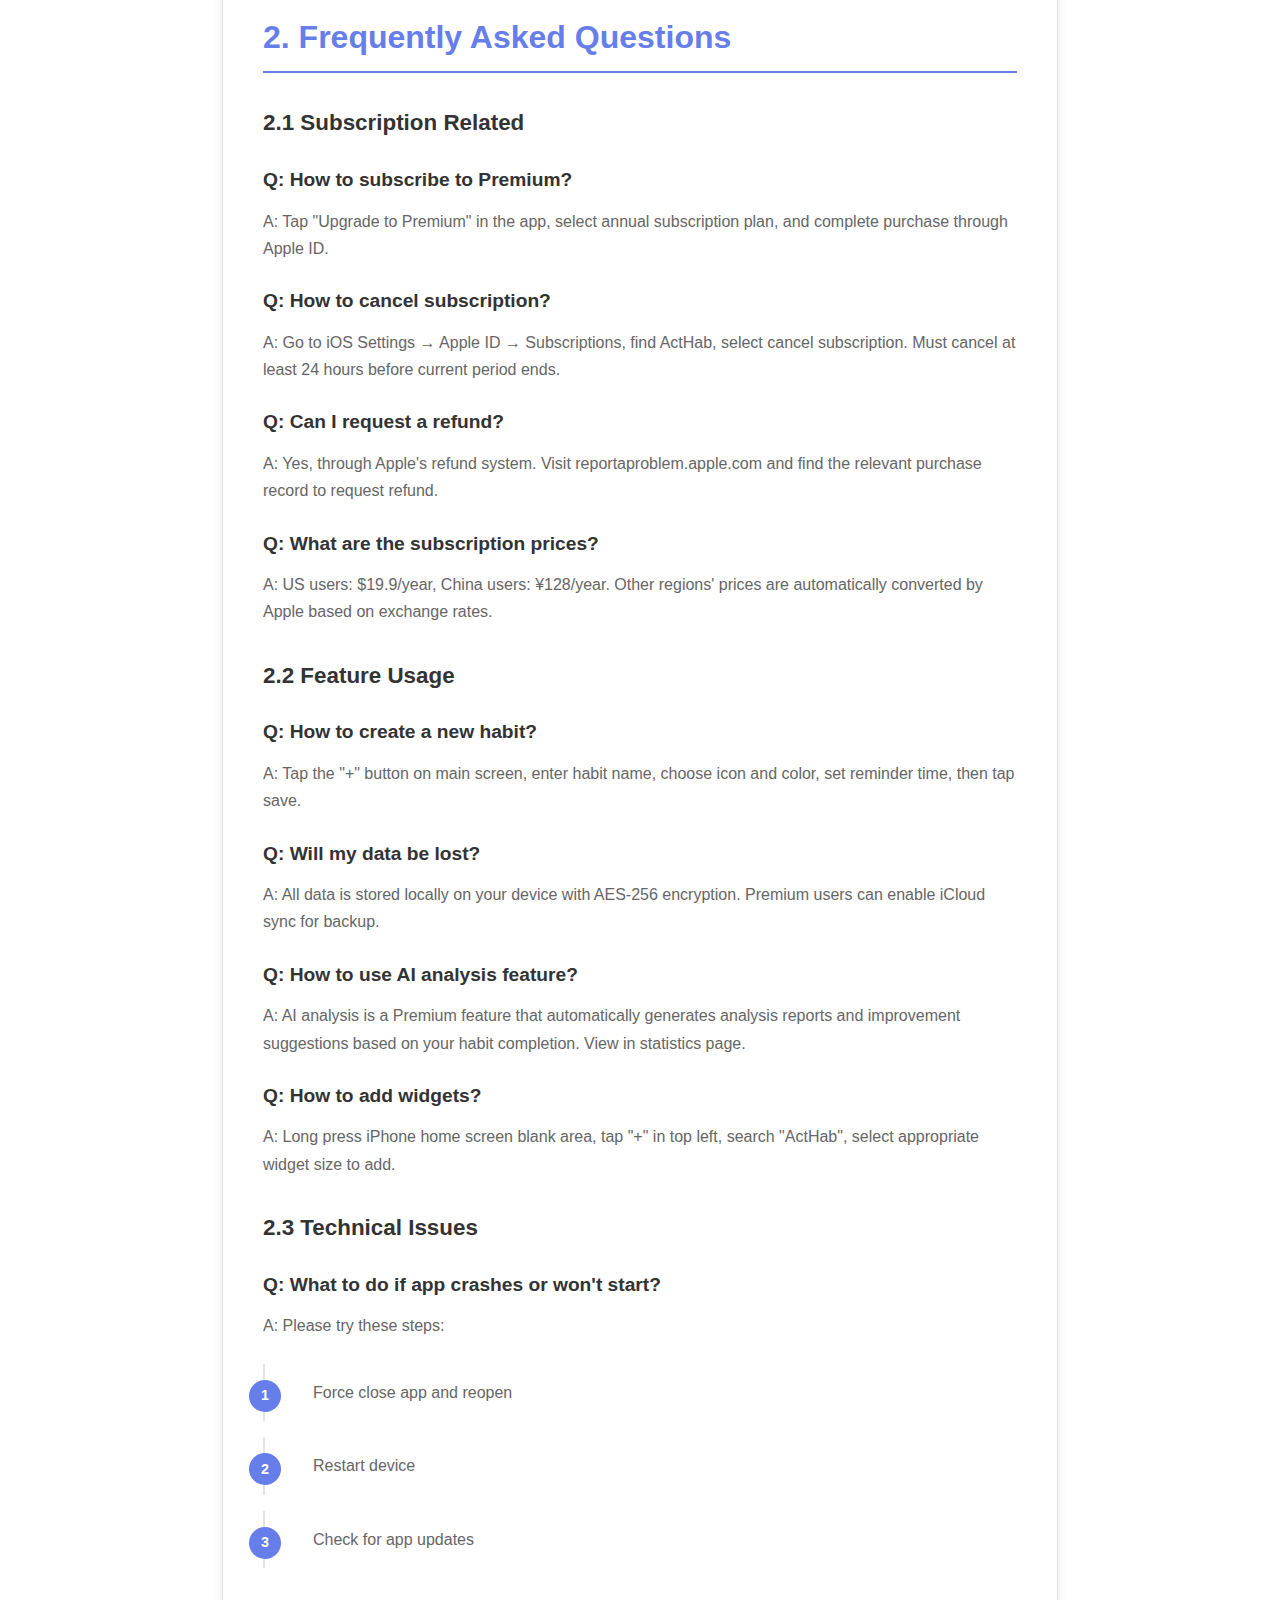
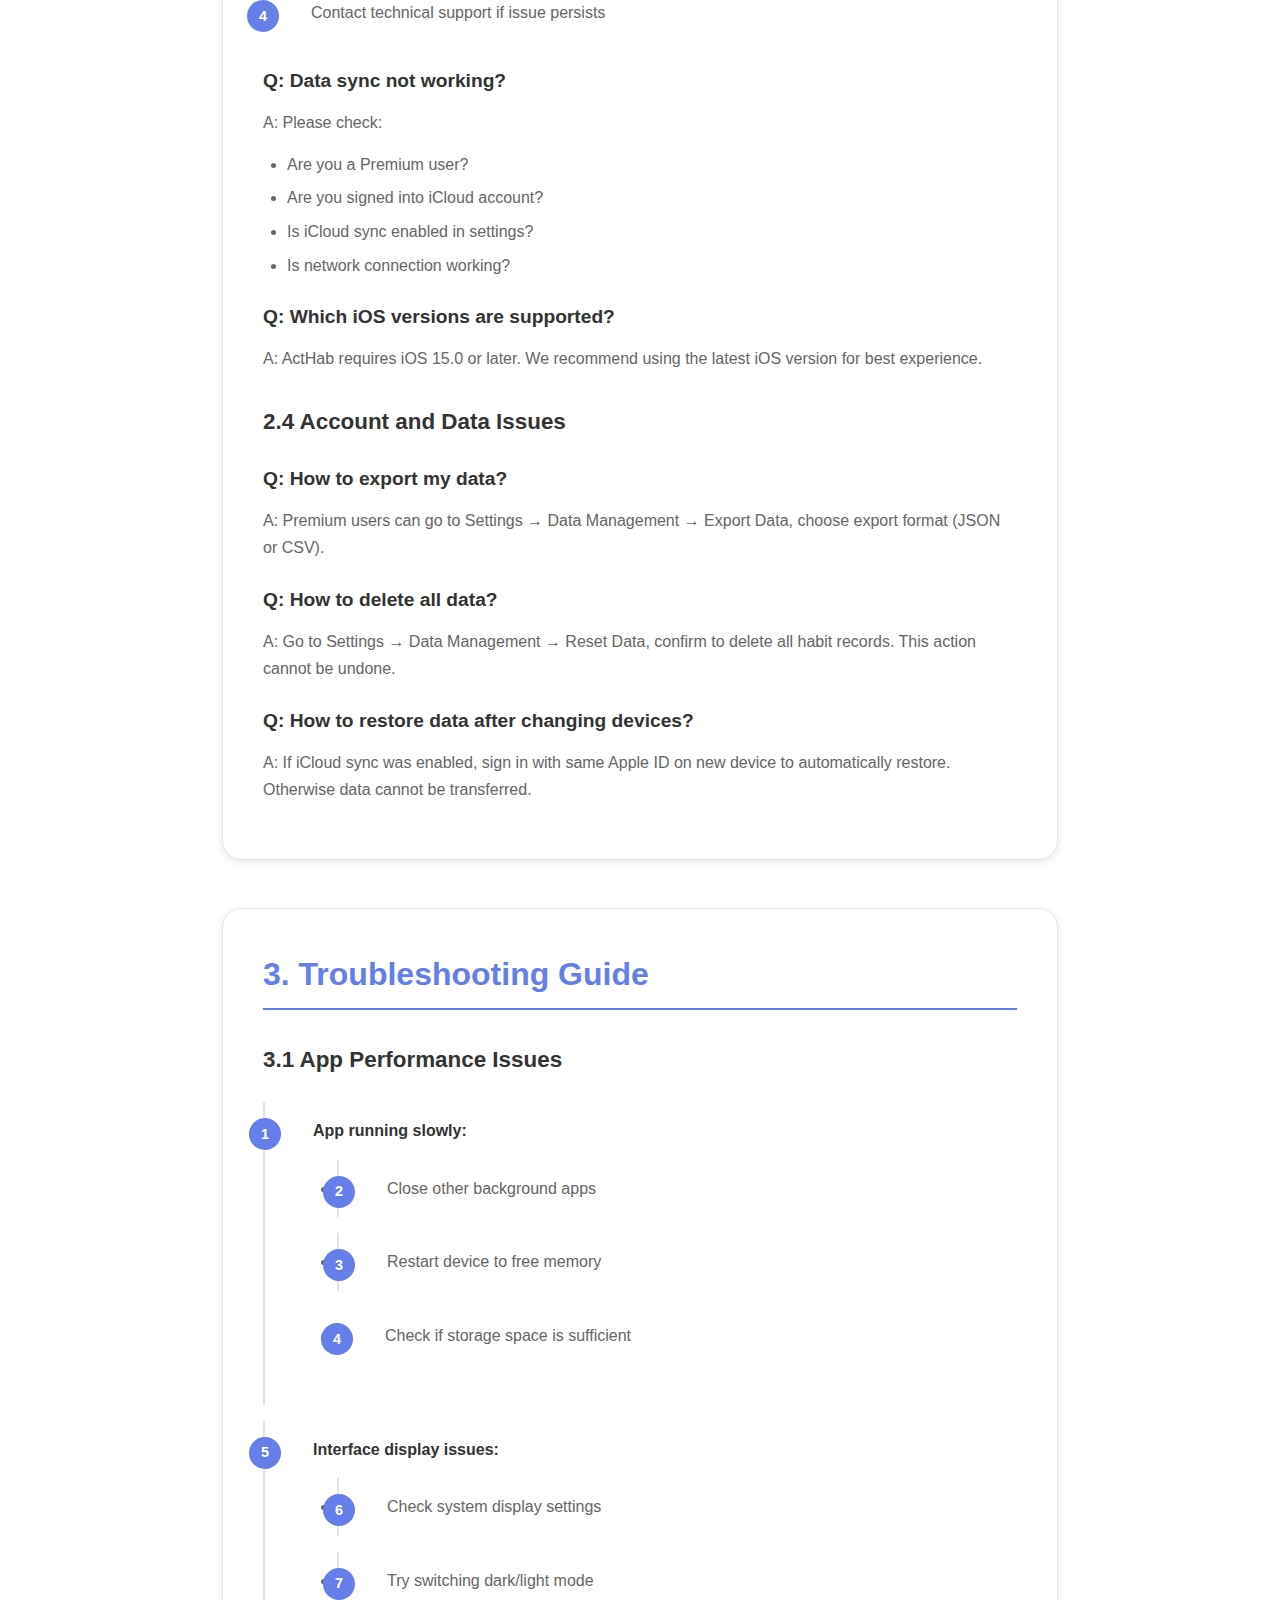
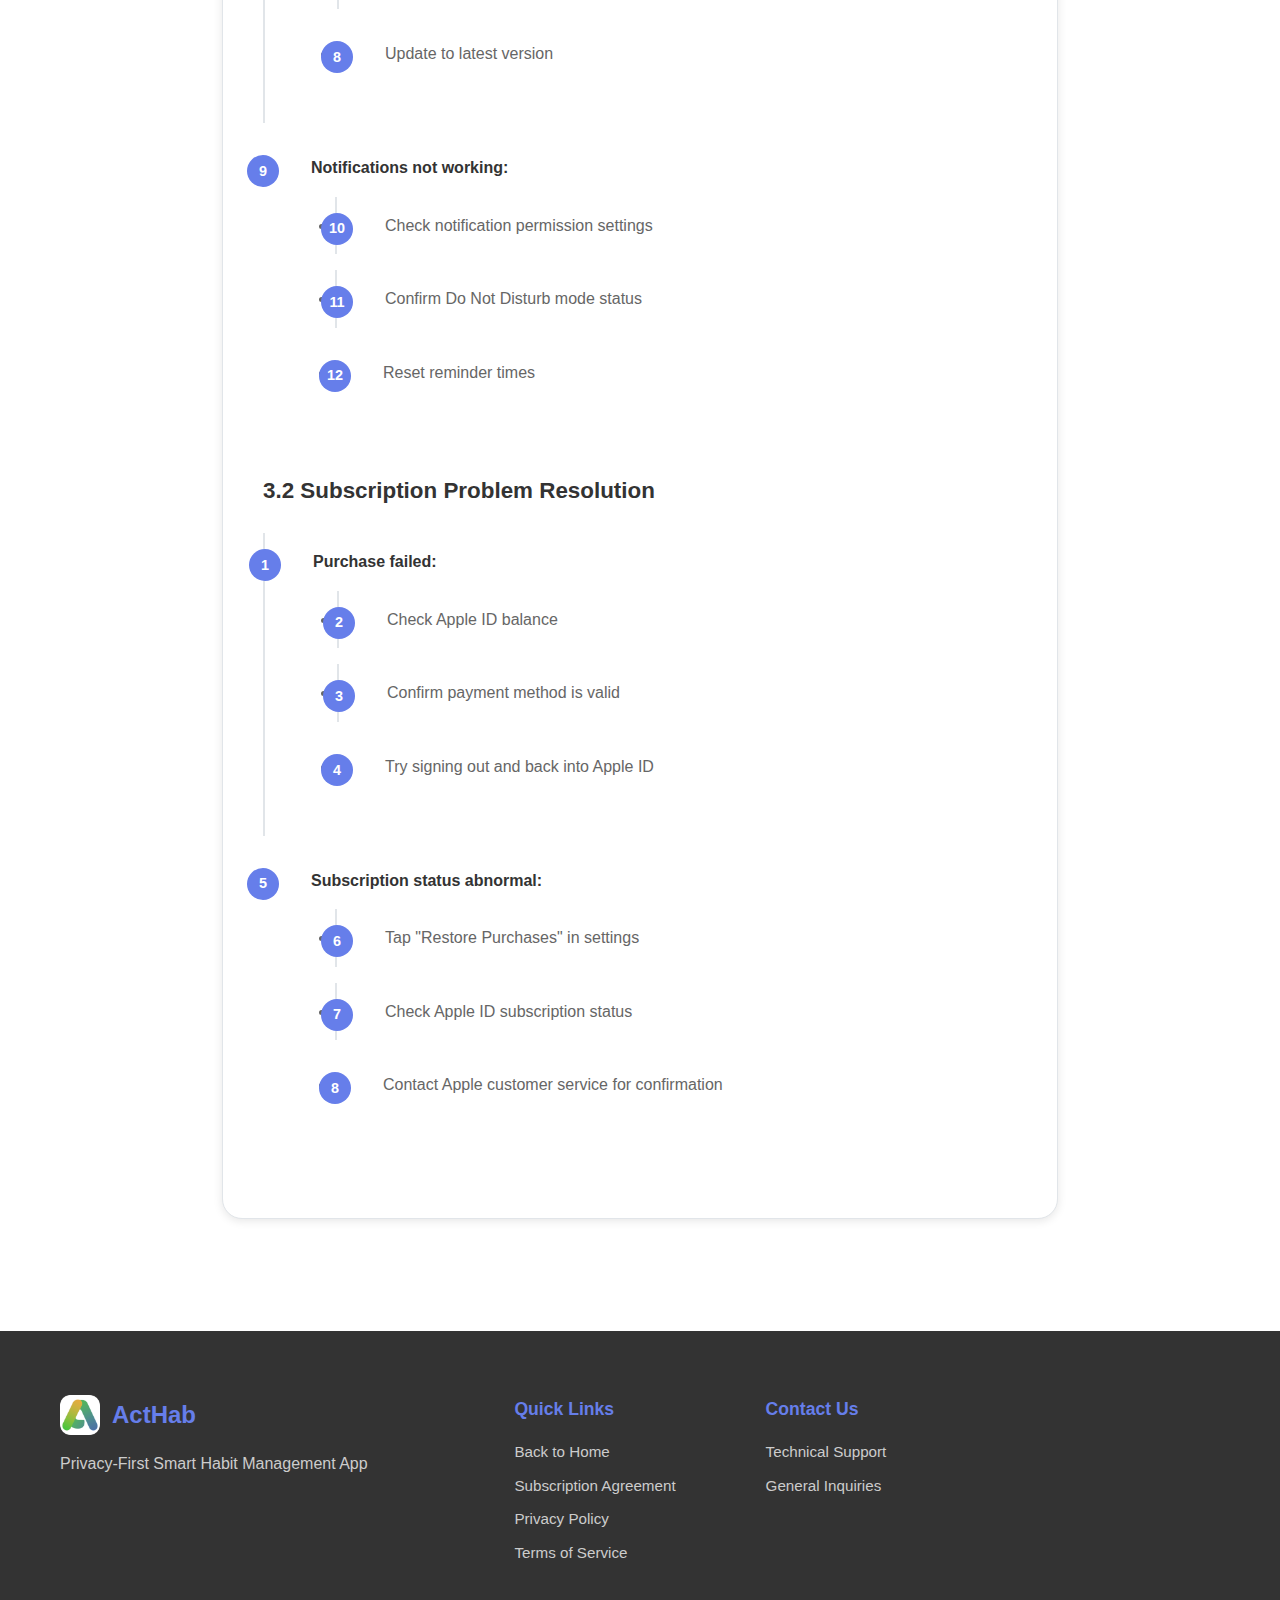
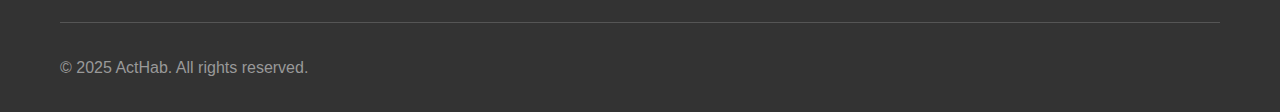
<file: support-en.html>
<!DOCTYPE html>
<html lang="en">
<head>
    <meta charset="UTF-8">
    <meta name="viewport" content="width=device-width, initial-scale=1.0">
    <title>Technical Support - ActHab</title>
    <meta name="description" content="ActHab technical support, get help, FAQ, and contact information.">
    <link rel="stylesheet" href="assets/css/style.css">
    <link rel="stylesheet" href="assets/css/legal.css">
    <link rel="icon" type="image/png" href="assets/images/logo.png">
</head>
<body>
    <!-- Navigation -->
    <header class="header">
        <nav class="nav container">
            <div class="logo">
                <img src="assets/images/logo.png" alt="ActHab Logo" onerror="this.style.display='none'">
                <span>ActHab</span>
            </div>
            <ul class="nav-links">
                <li><a href="index-en.html">Home</a></li>
                <li><a href="index-en.html#features">Features</a></li>
                <li><a href="index-en.html#pricing">Pricing</a></li>
                <li><a href="privacy-en.html">Privacy Policy</a></li>
                <li><a href="terms-en.html">Terms of Service</a></li>
                <li><a href="subscription-en.html">Subscription Agreement</a></li>
                <li><a href="support-en.html" class="active">Support</a></li>
            </ul>
            <div class="nav-actions">
                <button class="language-switch" onclick="switchLanguage()">中文</button>
                <button class="mobile-menu-toggle" onclick="toggleMobileMenu()">
                    <span></span>
                    <span></span>
                    <span></span>
                </button>
            </div>
        </nav>
    </header>

    <main class="legal-page">
        <div class="container">
            <div class="legal-header">
                <h1>Technical Support</h1>
                <p class="last-updated">We're here to help you</p>
                <div class="legal-summary">
                    <h3>Get Help</h3>
                    <p>Whatever issues you encounter, we'll do our best to help you resolve them. Check our FAQ or contact our support team directly.</p>
                </div>
            </div>

            <div class="legal-content">
                <section class="legal-section">
                    <h2>1. Contact Information</h2>
                    <div class="contact-info">
                        <ul>
                            <li><strong>Technical Support:</strong> support@hqcancore.com</li>
                            <li><strong>Premium User Hotline:</strong> premium@hqcancore.com</li>
                            <li><strong>General Inquiries:</strong> contact@hqcancore.com</li>
                            <li><strong>Subscription Issues:</strong> subscription@hqcancore.com</li>
                            <li><strong>Privacy Concerns:</strong> privacy@hqcancore.com</li>
                        </ul>
                    </div>

                    <div class="highlight-box">
                        <h4>Response Time</h4>
                        <p><strong>Free Users:</strong> Reply within 48 hours<br>
                        <strong>Premium Users:</strong> Reply within 12 hours<br>
                        <strong>Urgent Issues:</strong> Reply within 24 hours</p>
                    </div>

                    <h3>1.1 Please Provide When Contacting Us</h3>
                    <ul>
                        <li>Your device model (e.g., iPhone 14 Pro)</li>
                        <li>iOS system version (e.g., iOS 17.2)</li>
                        <li>App version number (check in settings)</li>
                        <li>Detailed description of the issue</li>
                        <li>Screenshots if there are error messages</li>
                    </ul>
                </section>

                <section class="legal-section">
                    <h2>2. Frequently Asked Questions</h2>
                    
                    <h3>2.1 Subscription Related</h3>
                    
                    <h4>Q: How to subscribe to Premium?</h4>
                    <p>A: Tap "Upgrade to Premium" in the app, select annual subscription plan, and complete purchase through Apple ID.</p>

                    <h4>Q: How to cancel subscription?</h4>
                    <p>A: Go to iOS Settings → Apple ID → Subscriptions, find ActHab, select cancel subscription. Must cancel at least 24 hours before current period ends.</p>

                    <h4>Q: Can I request a refund?</h4>
                    <p>A: Yes, through Apple's refund system. Visit reportaproblem.apple.com and find the relevant purchase record to request refund.</p>

                    <h4>Q: What are the subscription prices?</h4>
                    <p>A: US users: $19.9/year, China users: ¥128/year. Other regions' prices are automatically converted by Apple based on exchange rates.</p>

                    <h3>2.2 Feature Usage</h3>
                    
                    <h4>Q: How to create a new habit?</h4>
                    <p>A: Tap the "+" button on main screen, enter habit name, choose icon and color, set reminder time, then tap save.</p>

                    <h4>Q: Will my data be lost?</h4>
                    <p>A: All data is stored locally on your device with AES-256 encryption. Premium users can enable iCloud sync for backup.</p>

                    <h4>Q: How to use AI analysis feature?</h4>
                    <p>A: AI analysis is a Premium feature that automatically generates analysis reports and improvement suggestions based on your habit completion. View in statistics page.</p>

                    <h4>Q: How to add widgets?</h4>
                    <p>A: Long press iPhone home screen blank area, tap "+" in top left, search "ActHab", select appropriate widget size to add.</p>

                    <h3>2.3 Technical Issues</h3>
                    
                    <h4>Q: What to do if app crashes or won't start?</h4>
                    <p>A: Please try these steps:</p>
                    <ol class="steps-list">
                        <li>Force close app and reopen</li>
                        <li>Restart device</li>
                        <li>Check for app updates</li>
                        <li>Contact technical support if issue persists</li>
                    </ol>

                    <h4>Q: Data sync not working?</h4>
                    <p>A: Please check:</p>
                    <ul>
                        <li>Are you a Premium user?</li>
                        <li>Are you signed into iCloud account?</li>
                        <li>Is iCloud sync enabled in settings?</li>
                        <li>Is network connection working?</li>
                    </ul>

                    <h4>Q: Which iOS versions are supported?</h4>
                    <p>A: ActHab requires iOS 15.0 or later. We recommend using the latest iOS version for best experience.</p>

                    <h3>2.4 Account and Data Issues</h3>
                    
                    <h4>Q: How to export my data?</h4>
                    <p>A: Premium users can go to Settings → Data Management → Export Data, choose export format (JSON or CSV).</p>

                    <h4>Q: How to delete all data?</h4>
                    <p>A: Go to Settings → Data Management → Reset Data, confirm to delete all habit records. This action cannot be undone.</p>

                    <h4>Q: How to restore data after changing devices?</h4>
                    <p>A: If iCloud sync was enabled, sign in with same Apple ID on new device to automatically restore. Otherwise data cannot be transferred.</p>
                </section>

                <section class="legal-section">
                    <h2>3. Troubleshooting Guide</h2>
                    
                    <h3>3.1 App Performance Issues</h3>
                    <div class="steps-list">
                        <li><strong>App running slowly:</strong>
                            <ul>
                                <li>Close other background apps</li>
                                <li>Restart device to free memory</li>
                                <li>Check if storage space is sufficient</li>
                            </ul>
                        </li>
                        <li><strong>Interface display issues:</strong>
                            <ul>
                                <li>Check system display settings</li>
                                <li>Try switching dark/light mode</li>
                                <li>Update to latest version</li>
                            </ul>
                        </li>
                        <li><strong>Notifications not working:</strong>
                            <ul>
                                <li>Check notification permission settings</li>
                                <li>Confirm Do Not Disturb mode status</li>
                                <li>Reset reminder times</li>
                            </ul>
                        </li>
                    </div>

                    <h3>3.2 Subscription Problem Resolution</h3>
                    <div class="steps-list">
                        <li><strong>Purchase failed:</strong>
                            <ul>
                                <li>Check Apple ID balance</li>
                                <li>Confirm payment method is valid</li>
                                <li>Try signing out and back into Apple ID</li>
                            </ul>
                        </li>
                        <li><strong>Subscription status abnormal:</strong>
                            <ul>
                                <li>Tap "Restore Purchases" in settings</li>
                                <li>Check Apple ID subscription status</li>
                                <li>Contact Apple customer service for confirmation</li>
                            </ul>
                        </li>
                    </div>
                </section>

            </div>
        </div>
    </main>

    <!-- Footer -->
    <footer class="footer">
        <div class="container">
            <div class="footer-content">
                <div class="footer-section">
                    <div class="footer-logo">
                        <img src="assets/images/logo.png" alt="ActHab Logo" onerror="this.style.display='none'">
                        <span>ActHab</span>
                    </div>
                    <p class="footer-description">Privacy-First Smart Habit Management App</p>
                </div>
                <div class="footer-section">
                    <h4>Quick Links</h4>
                    <ul class="footer-links">
                        <li><a href="index-en.html">Back to Home</a></li>
                        <li><a href="subscription-en.html">Subscription Agreement</a></li>
                        <li><a href="privacy-en.html">Privacy Policy</a></li>
                        <li><a href="terms-en.html">Terms of Service</a></li>
                    </ul>
                </div>
                <div class="footer-section">
                    <h4>Contact Us</h4>
                    <ul class="footer-links">
                        <li><a href="mailto:support@hqcancore.com">Technical Support</a></li>
                        <li><a href="mailto:contact@hqcancore.com">General Inquiries</a></li>
                    </ul>
                </div>
            </div>
            <div class="footer-bottom">
                <p>&copy; 2025 ActHab. All rights reserved.</p>
            </div>
        </div>
    </footer>

    <script src="assets/js/main.js"></script>
</body>
</html>
</file>
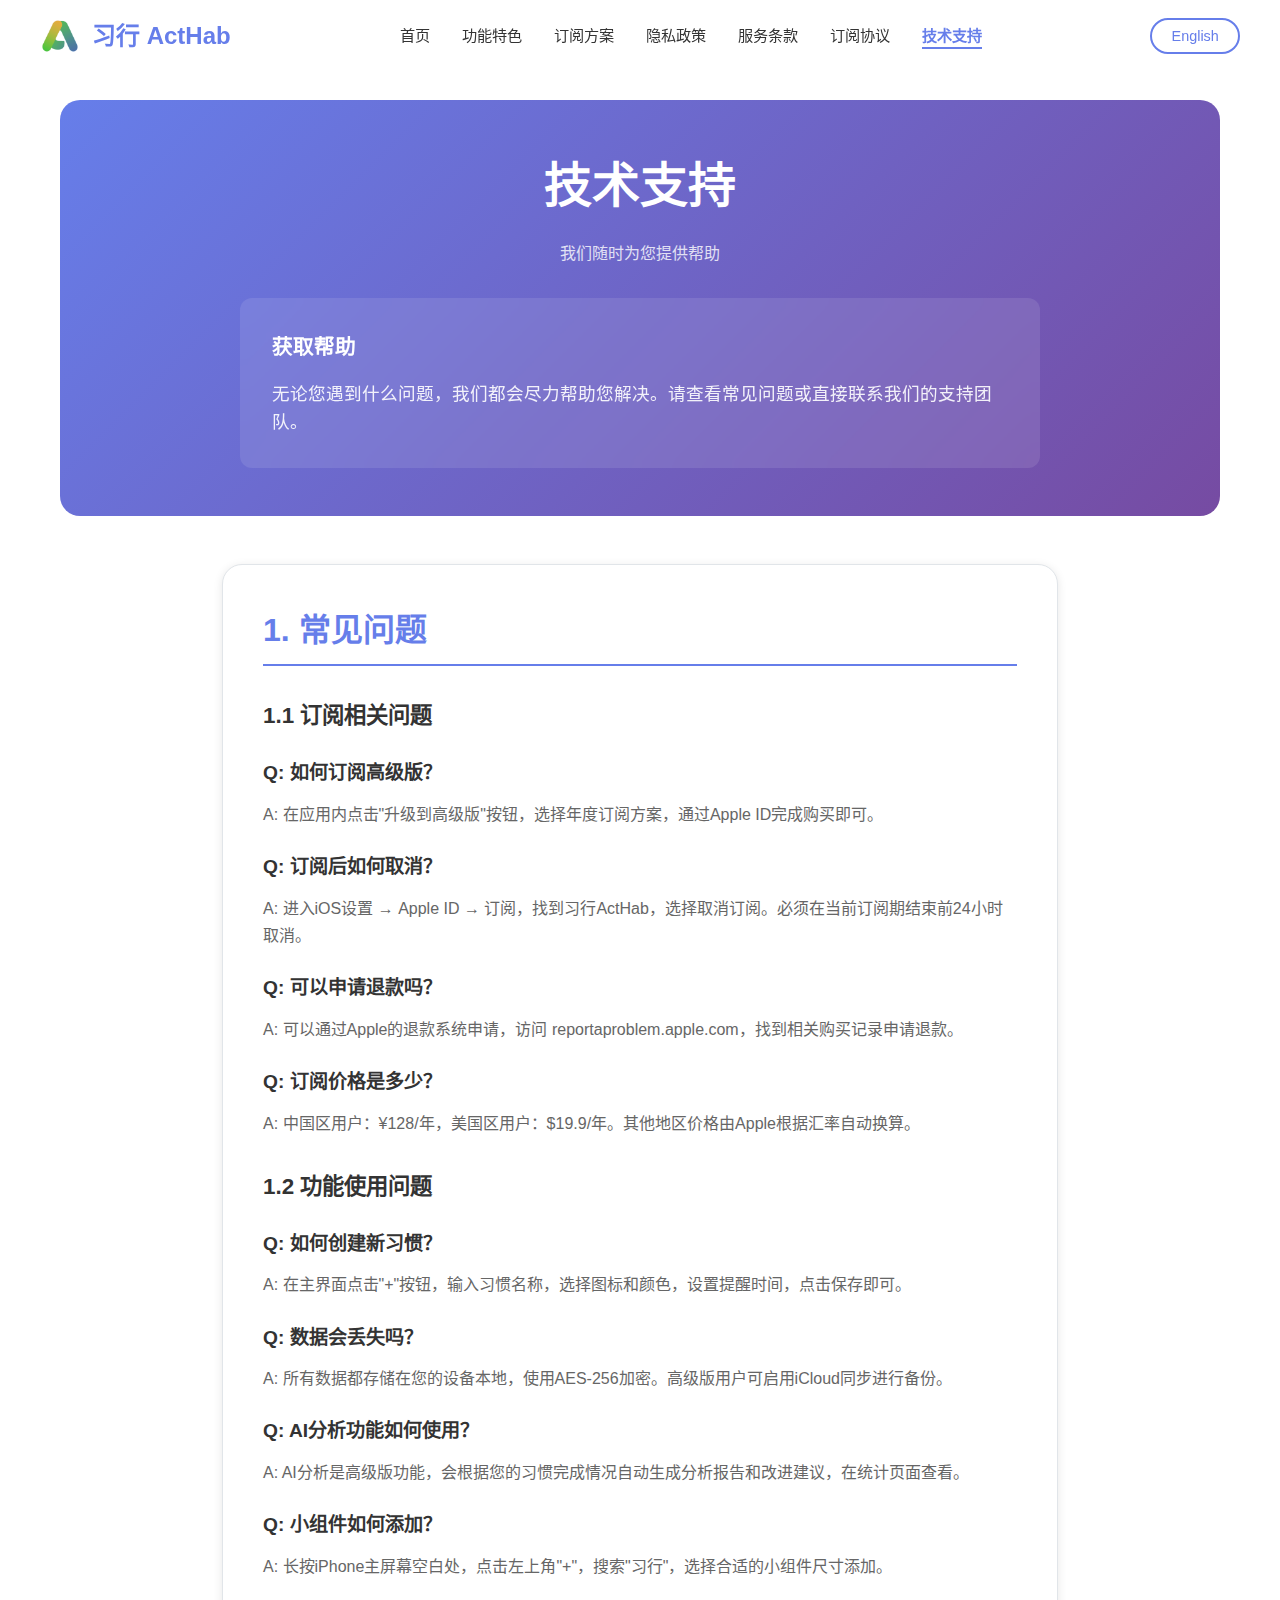
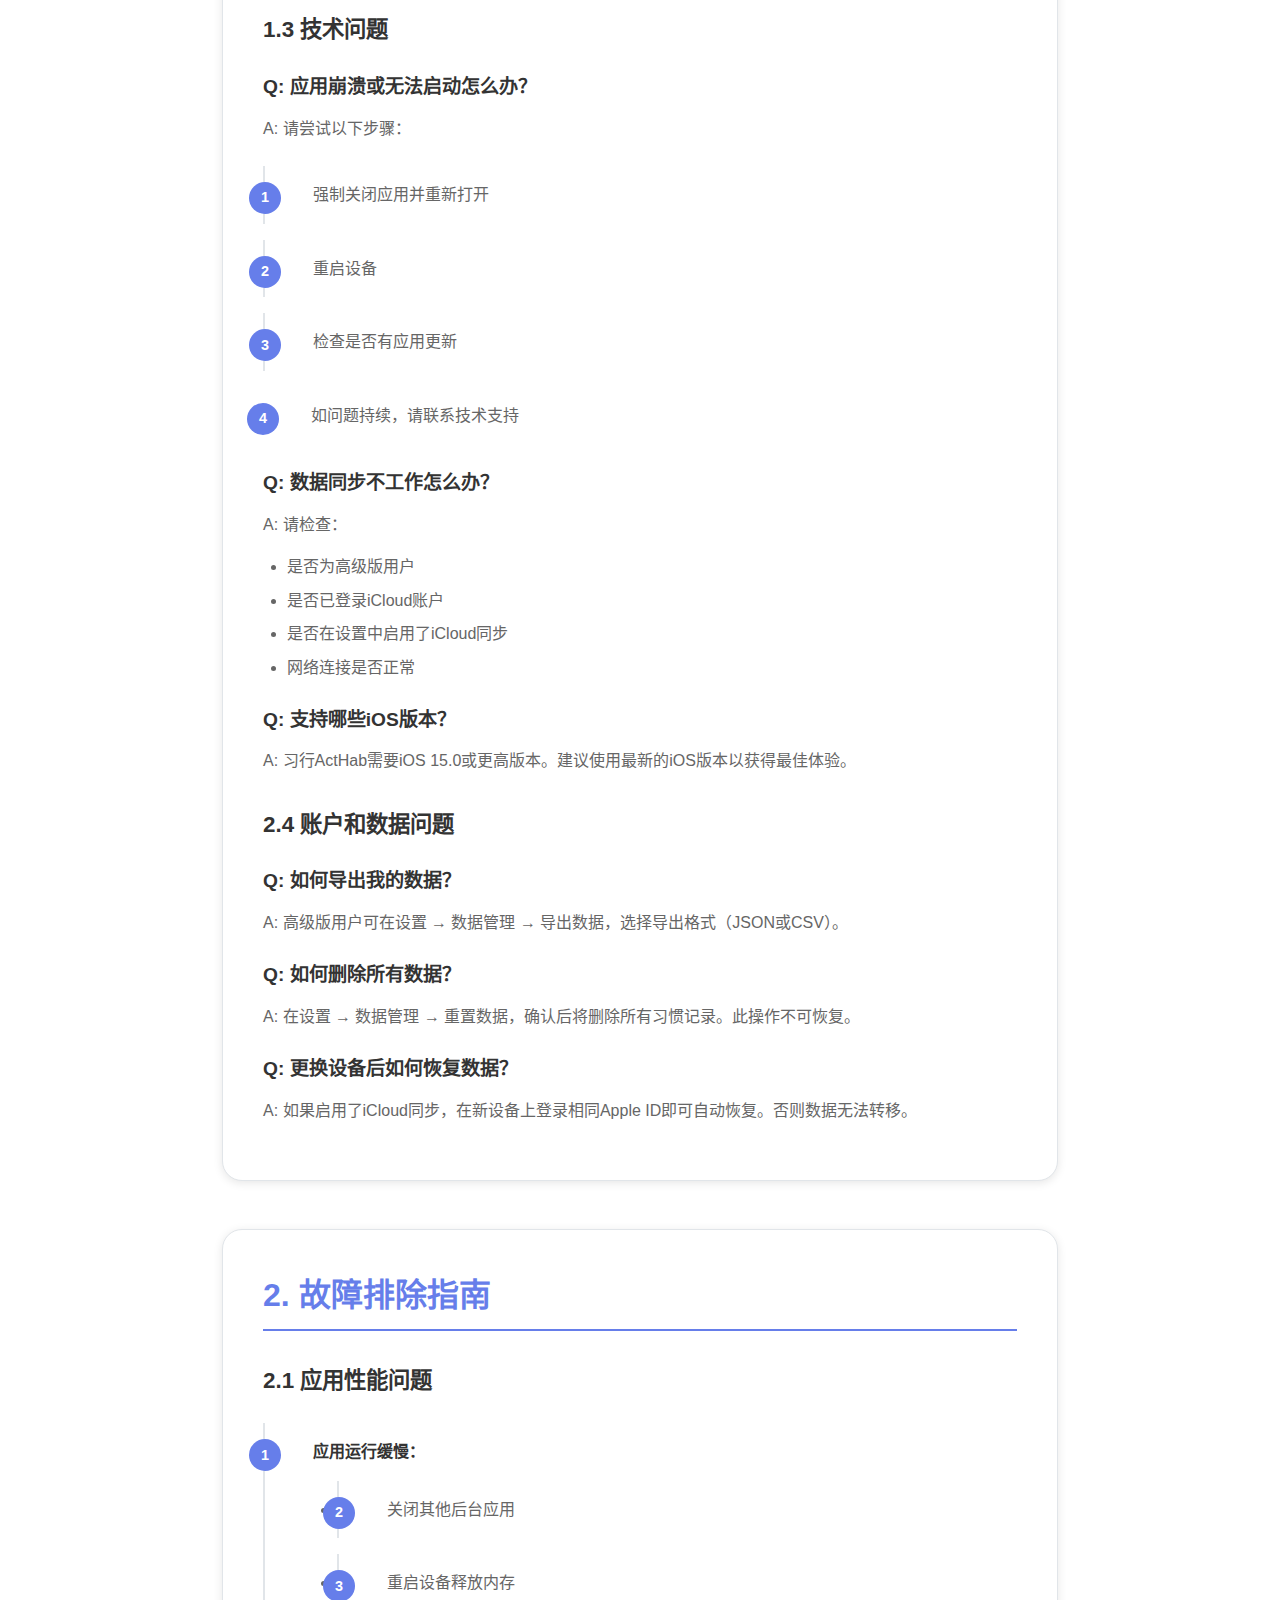
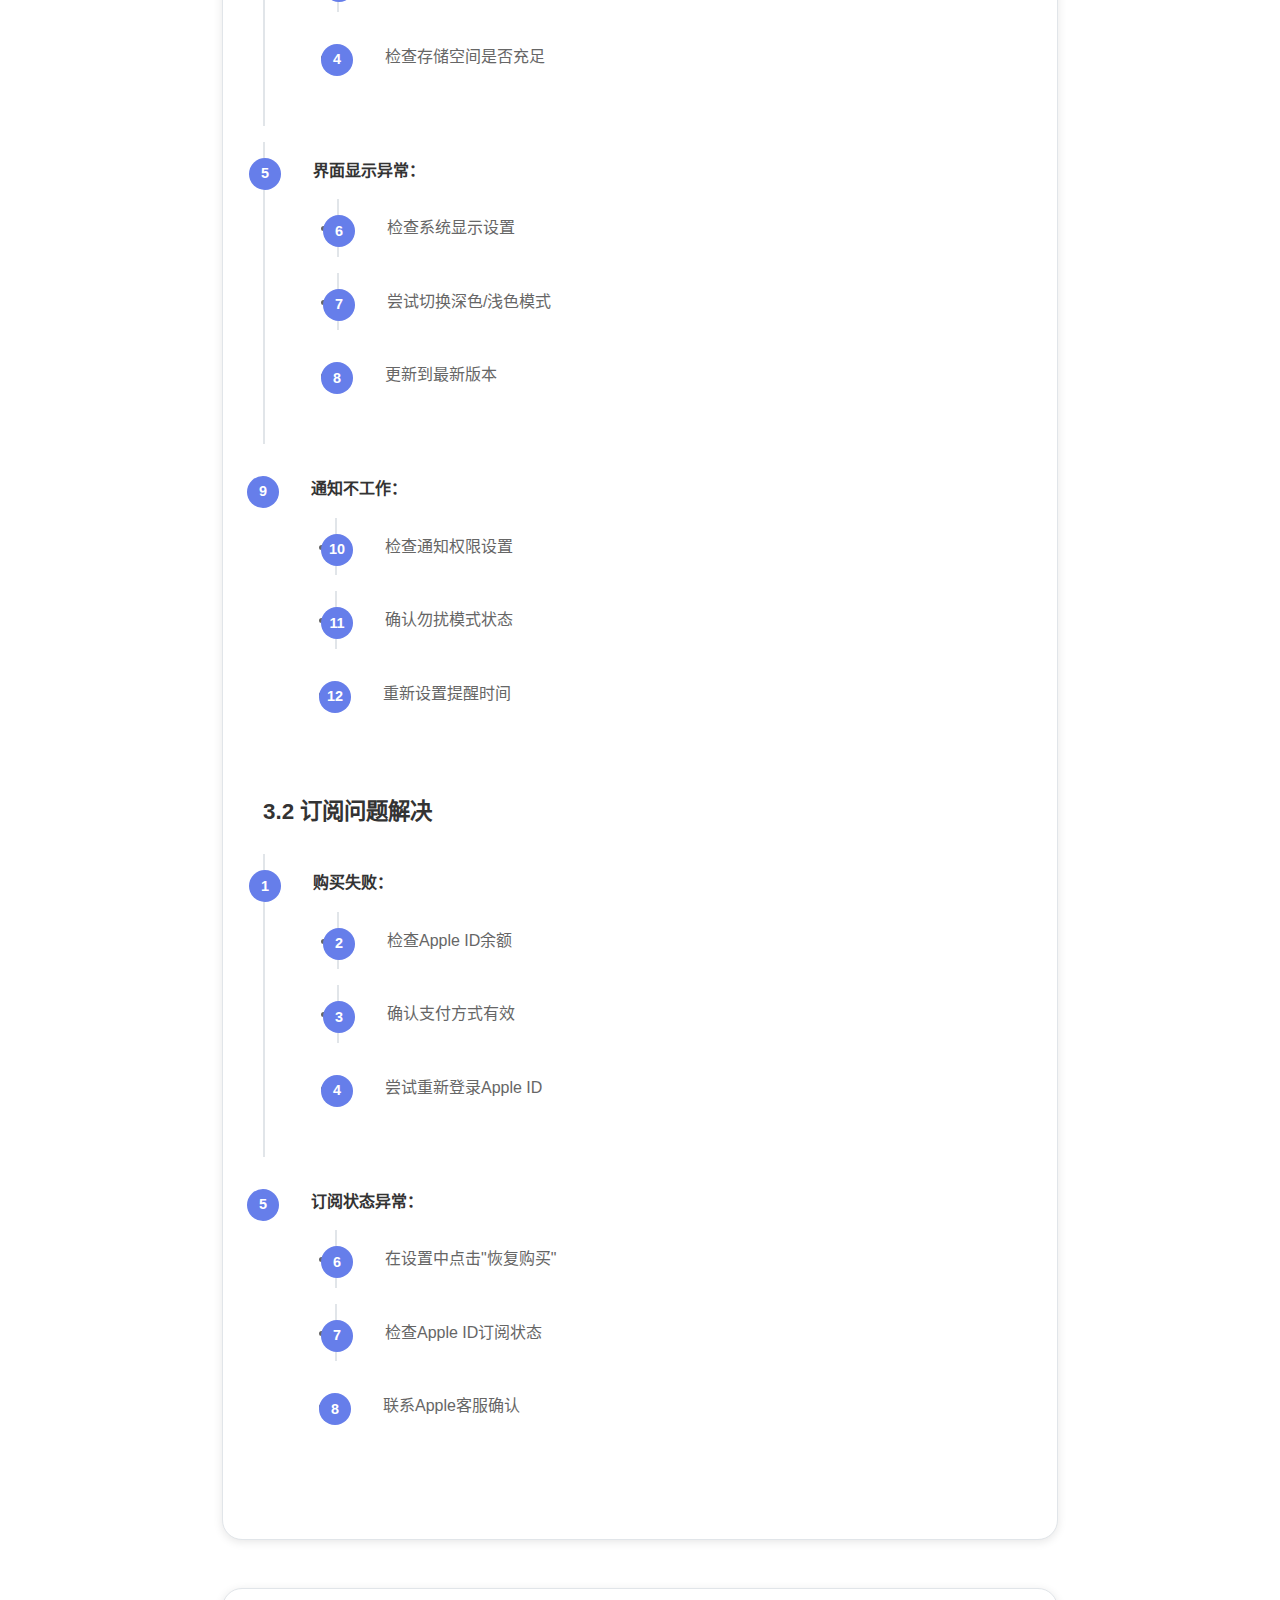
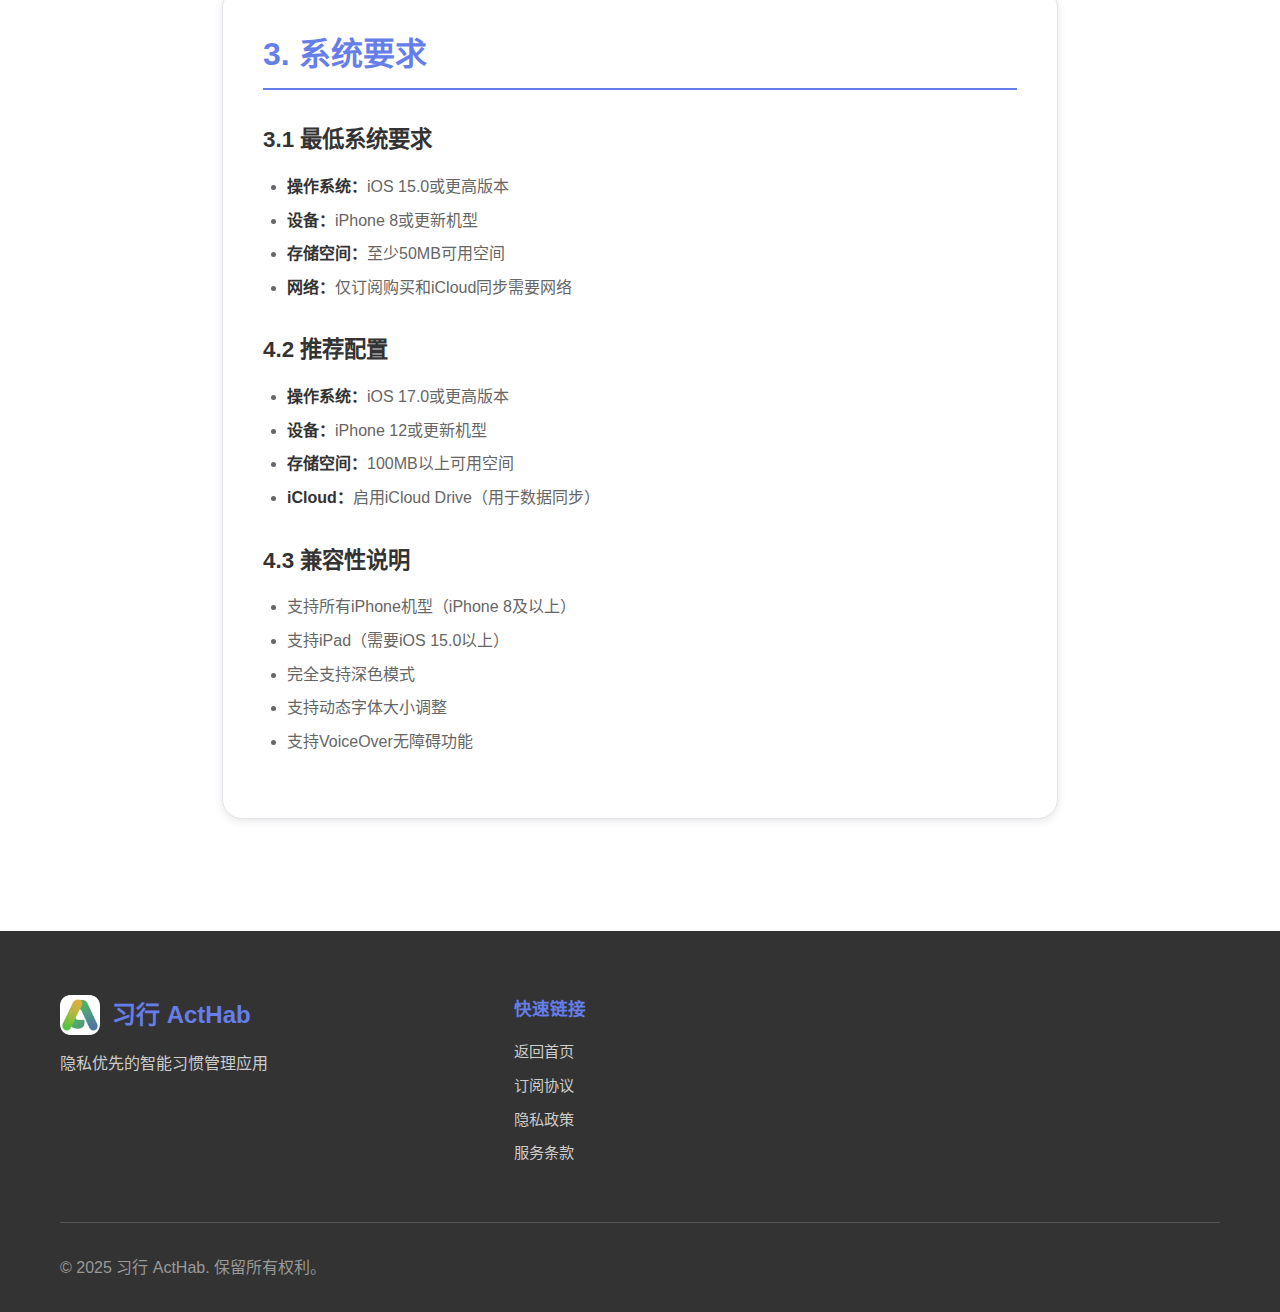
<file: support.html>
<!DOCTYPE html>
<html lang="zh-CN">
<head>
    <meta charset="UTF-8">
    <meta name="viewport" content="width=device-width, initial-scale=1.0">
    <title>技术支持 - 习行 ActHab</title>
    <meta name="description" content="习行ActHab技术支持，获取帮助、常见问题解答和联系方式。">
    <link rel="stylesheet" href="assets/css/style.css">
    <link rel="stylesheet" href="assets/css/legal.css">
    <link rel="icon" type="image/png" href="assets/images/logo.png">
</head>
<body>
    <!-- 导航栏 -->
    <header class="header">
        <nav class="nav container">
            <div class="logo">
                <img src="assets/images/logo.png" alt="习行 Logo" onerror="this.style.display='none'">
                <span>习行 ActHab</span>
            </div>
            <ul class="nav-links">
                <li><a href="index.html">首页</a></li>
                <li><a href="index.html#features">功能特色</a></li>
                <li><a href="index.html#pricing">订阅方案</a></li>
                <li><a href="privacy.html">隐私政策</a></li>
                <li><a href="terms.html">服务条款</a></li>
                <li><a href="subscription.html">订阅协议</a></li>
                <li><a href="support.html" class="active">技术支持</a></li>
            </ul>
            <div class="nav-actions">
                <button class="language-switch" onclick="switchLanguage()">English</button>
                <button class="mobile-menu-toggle" onclick="toggleMobileMenu()">
                    <span></span>
                    <span></span>
                    <span></span>
                </button>
            </div>
        </nav>
    </header>

    <main class="legal-page">
        <div class="container">
            <div class="legal-header">
                <h1>技术支持</h1>
                <p class="last-updated">我们随时为您提供帮助</p>
                <div class="legal-summary">
                    <h3>获取帮助</h3>
                    <p>无论您遇到什么问题，我们都会尽力帮助您解决。请查看常见问题或直接联系我们的支持团队。</p>
                </div>
            </div>

            <div class="legal-content">


                <section class="legal-section">
                    <h2>1. 常见问题</h2>

                    <h3>1.1 订阅相关问题</h3>
                    
                    <h4>Q: 如何订阅高级版？</h4>
                    <p>A: 在应用内点击"升级到高级版"按钮，选择年度订阅方案，通过Apple ID完成购买即可。</p>

                    <h4>Q: 订阅后如何取消？</h4>
                    <p>A: 进入iOS设置 → Apple ID → 订阅，找到习行ActHab，选择取消订阅。必须在当前订阅期结束前24小时取消。</p>

                    <h4>Q: 可以申请退款吗？</h4>
                    <p>A: 可以通过Apple的退款系统申请，访问 reportaproblem.apple.com，找到相关购买记录申请退款。</p>

                    <h4>Q: 订阅价格是多少？</h4>
                    <p>A: 中国区用户：¥128/年，美国区用户：$19.9/年。其他地区价格由Apple根据汇率自动换算。</p>

                    <h3>1.2 功能使用问题</h3>
                    
                    <h4>Q: 如何创建新习惯？</h4>
                    <p>A: 在主界面点击"+"按钮，输入习惯名称，选择图标和颜色，设置提醒时间，点击保存即可。</p>

                    <h4>Q: 数据会丢失吗？</h4>
                    <p>A: 所有数据都存储在您的设备本地，使用AES-256加密。高级版用户可启用iCloud同步进行备份。</p>

                    <h4>Q: AI分析功能如何使用？</h4>
                    <p>A: AI分析是高级版功能，会根据您的习惯完成情况自动生成分析报告和改进建议，在统计页面查看。</p>

                    <h4>Q: 小组件如何添加？</h4>
                    <p>A: 长按iPhone主屏幕空白处，点击左上角"+"，搜索"习行"，选择合适的小组件尺寸添加。</p>

                    <h3>1.3 技术问题</h3>
                    
                    <h4>Q: 应用崩溃或无法启动怎么办？</h4>
                    <p>A: 请尝试以下步骤：</p>
                    <ol class="steps-list">
                        <li>强制关闭应用并重新打开</li>
                        <li>重启设备</li>
                        <li>检查是否有应用更新</li>
                        <li>如问题持续，请联系技术支持</li>
                    </ol>

                    <h4>Q: 数据同步不工作怎么办？</h4>
                    <p>A: 请检查：</p>
                    <ul>
                        <li>是否为高级版用户</li>
                        <li>是否已登录iCloud账户</li>
                        <li>是否在设置中启用了iCloud同步</li>
                        <li>网络连接是否正常</li>
                    </ul>

                    <h4>Q: 支持哪些iOS版本？</h4>
                    <p>A: 习行ActHab需要iOS 15.0或更高版本。建议使用最新的iOS版本以获得最佳体验。</p>

                    <h3>2.4 账户和数据问题</h3>
                    
                    <h4>Q: 如何导出我的数据？</h4>
                    <p>A: 高级版用户可在设置 → 数据管理 → 导出数据，选择导出格式（JSON或CSV）。</p>

                    <h4>Q: 如何删除所有数据？</h4>
                    <p>A: 在设置 → 数据管理 → 重置数据，确认后将删除所有习惯记录。此操作不可恢复。</p>

                    <h4>Q: 更换设备后如何恢复数据？</h4>
                    <p>A: 如果启用了iCloud同步，在新设备上登录相同Apple ID即可自动恢复。否则数据无法转移。</p>
                </section>

                <section class="legal-section">
                    <h2>2. 故障排除指南</h2>

                    <h3>2.1 应用性能问题</h3>
                    <div class="steps-list">
                        <li><strong>应用运行缓慢：</strong>
                            <ul>
                                <li>关闭其他后台应用</li>
                                <li>重启设备释放内存</li>
                                <li>检查存储空间是否充足</li>
                            </ul>
                        </li>
                        <li><strong>界面显示异常：</strong>
                            <ul>
                                <li>检查系统显示设置</li>
                                <li>尝试切换深色/浅色模式</li>
                                <li>更新到最新版本</li>
                            </ul>
                        </li>
                        <li><strong>通知不工作：</strong>
                            <ul>
                                <li>检查通知权限设置</li>
                                <li>确认勿扰模式状态</li>
                                <li>重新设置提醒时间</li>
                            </ul>
                        </li>
                    </div>

                    <h3>3.2 订阅问题解决</h3>
                    <div class="steps-list">
                        <li><strong>购买失败：</strong>
                            <ul>
                                <li>检查Apple ID余额</li>
                                <li>确认支付方式有效</li>
                                <li>尝试重新登录Apple ID</li>
                            </ul>
                        </li>
                        <li><strong>订阅状态异常：</strong>
                            <ul>
                                <li>在设置中点击"恢复购买"</li>
                                <li>检查Apple ID订阅状态</li>
                                <li>联系Apple客服确认</li>
                            </ul>
                        </li>
                    </div>
                </section>

                <section class="legal-section">
                    <h2>3. 系统要求</h2>

                    <h3>3.1 最低系统要求</h3>
                    <ul>
                        <li><strong>操作系统：</strong>iOS 15.0或更高版本</li>
                        <li><strong>设备：</strong>iPhone 8或更新机型</li>
                        <li><strong>存储空间：</strong>至少50MB可用空间</li>
                        <li><strong>网络：</strong>仅订阅购买和iCloud同步需要网络</li>
                    </ul>

                    <h3>4.2 推荐配置</h3>
                    <ul>
                        <li><strong>操作系统：</strong>iOS 17.0或更高版本</li>
                        <li><strong>设备：</strong>iPhone 12或更新机型</li>
                        <li><strong>存储空间：</strong>100MB以上可用空间</li>
                        <li><strong>iCloud：</strong>启用iCloud Drive（用于数据同步）</li>
                    </ul>

                    <h3>4.3 兼容性说明</h3>
                    <ul>
                        <li>支持所有iPhone机型（iPhone 8及以上）</li>
                        <li>支持iPad（需要iOS 15.0以上）</li>
                        <li>完全支持深色模式</li>
                        <li>支持动态字体大小调整</li>
                        <li>支持VoiceOver无障碍功能</li>
                    </ul>
                </section>

            </div>
        </div>
    </main>

    <!-- 页脚 -->
    <footer class="footer">
        <div class="container">
            <div class="footer-content">
                <div class="footer-section">
                    <div class="footer-logo">
                        <img src="assets/images/logo.png" alt="习行 Logo" onerror="this.style.display='none'">
                        <span>习行 ActHab</span>
                    </div>
                    <p class="footer-description">隐私优先的智能习惯管理应用</p>
                </div>
                <div class="footer-section">
                    <h4>快速链接</h4>
                    <ul class="footer-links">
                        <li><a href="index.html">返回首页</a></li>
                        <li><a href="subscription.html">订阅协议</a></li>
                        <li><a href="privacy.html">隐私政策</a></li>
                        <li><a href="terms.html">服务条款</a></li>
                    </ul>
                </div>

            </div>
            <div class="footer-bottom">
                <p>&copy; 2025 习行 ActHab. 保留所有权利。</p>
            </div>
        </div>
    </footer>

    <script src="assets/js/main.js"></script>
</body>
</html>
</file>
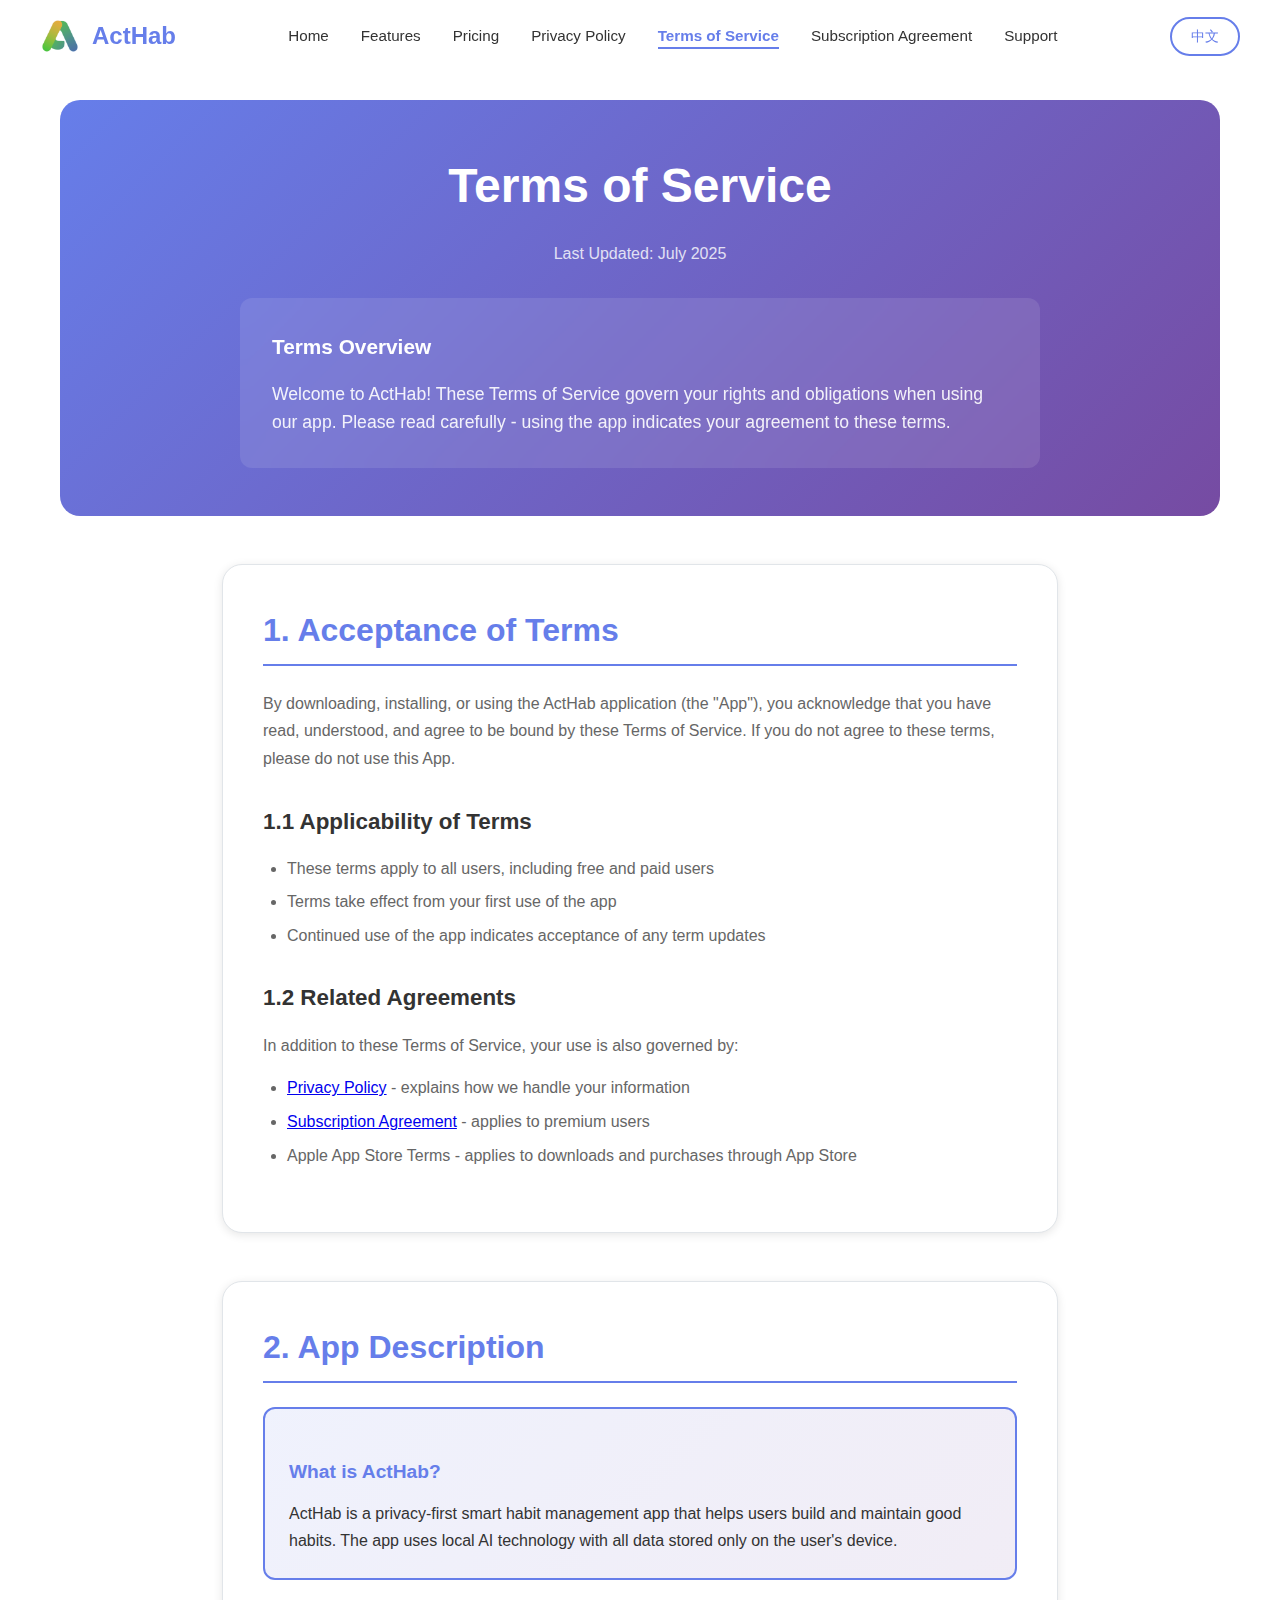
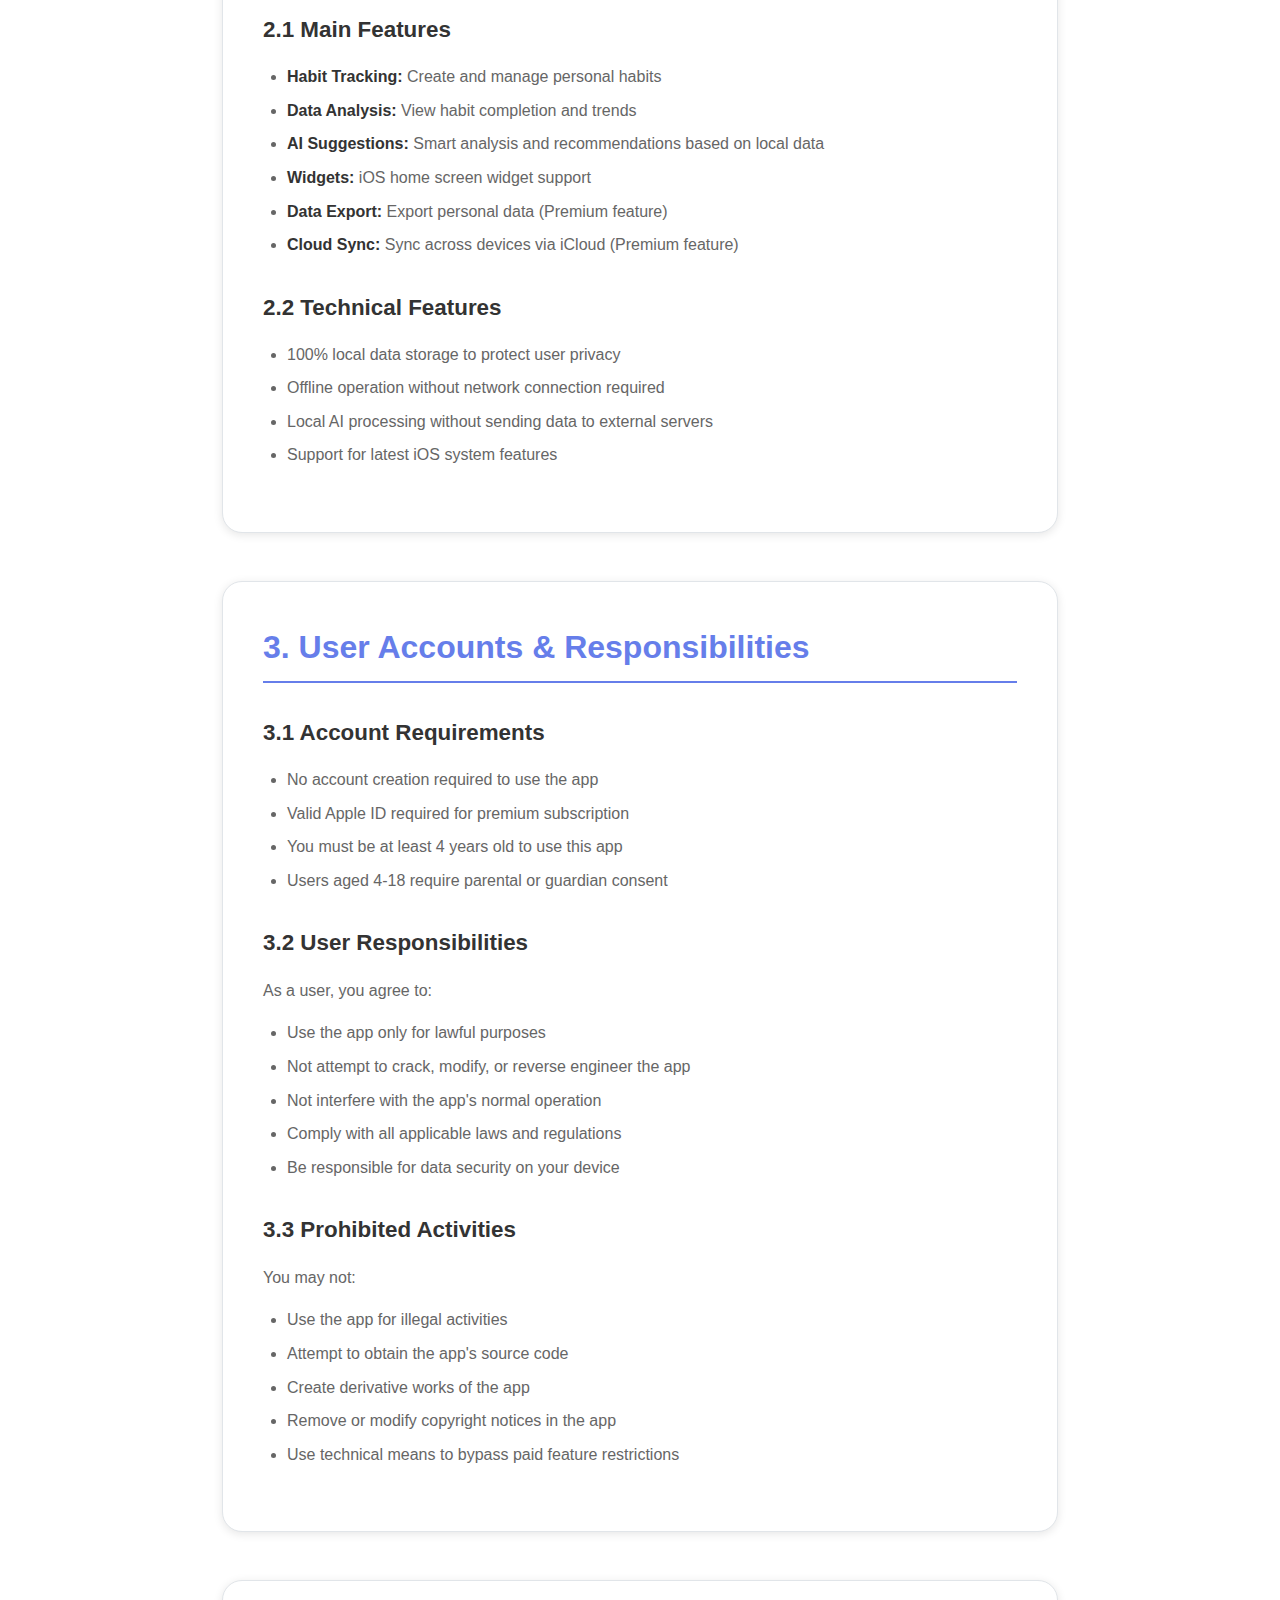
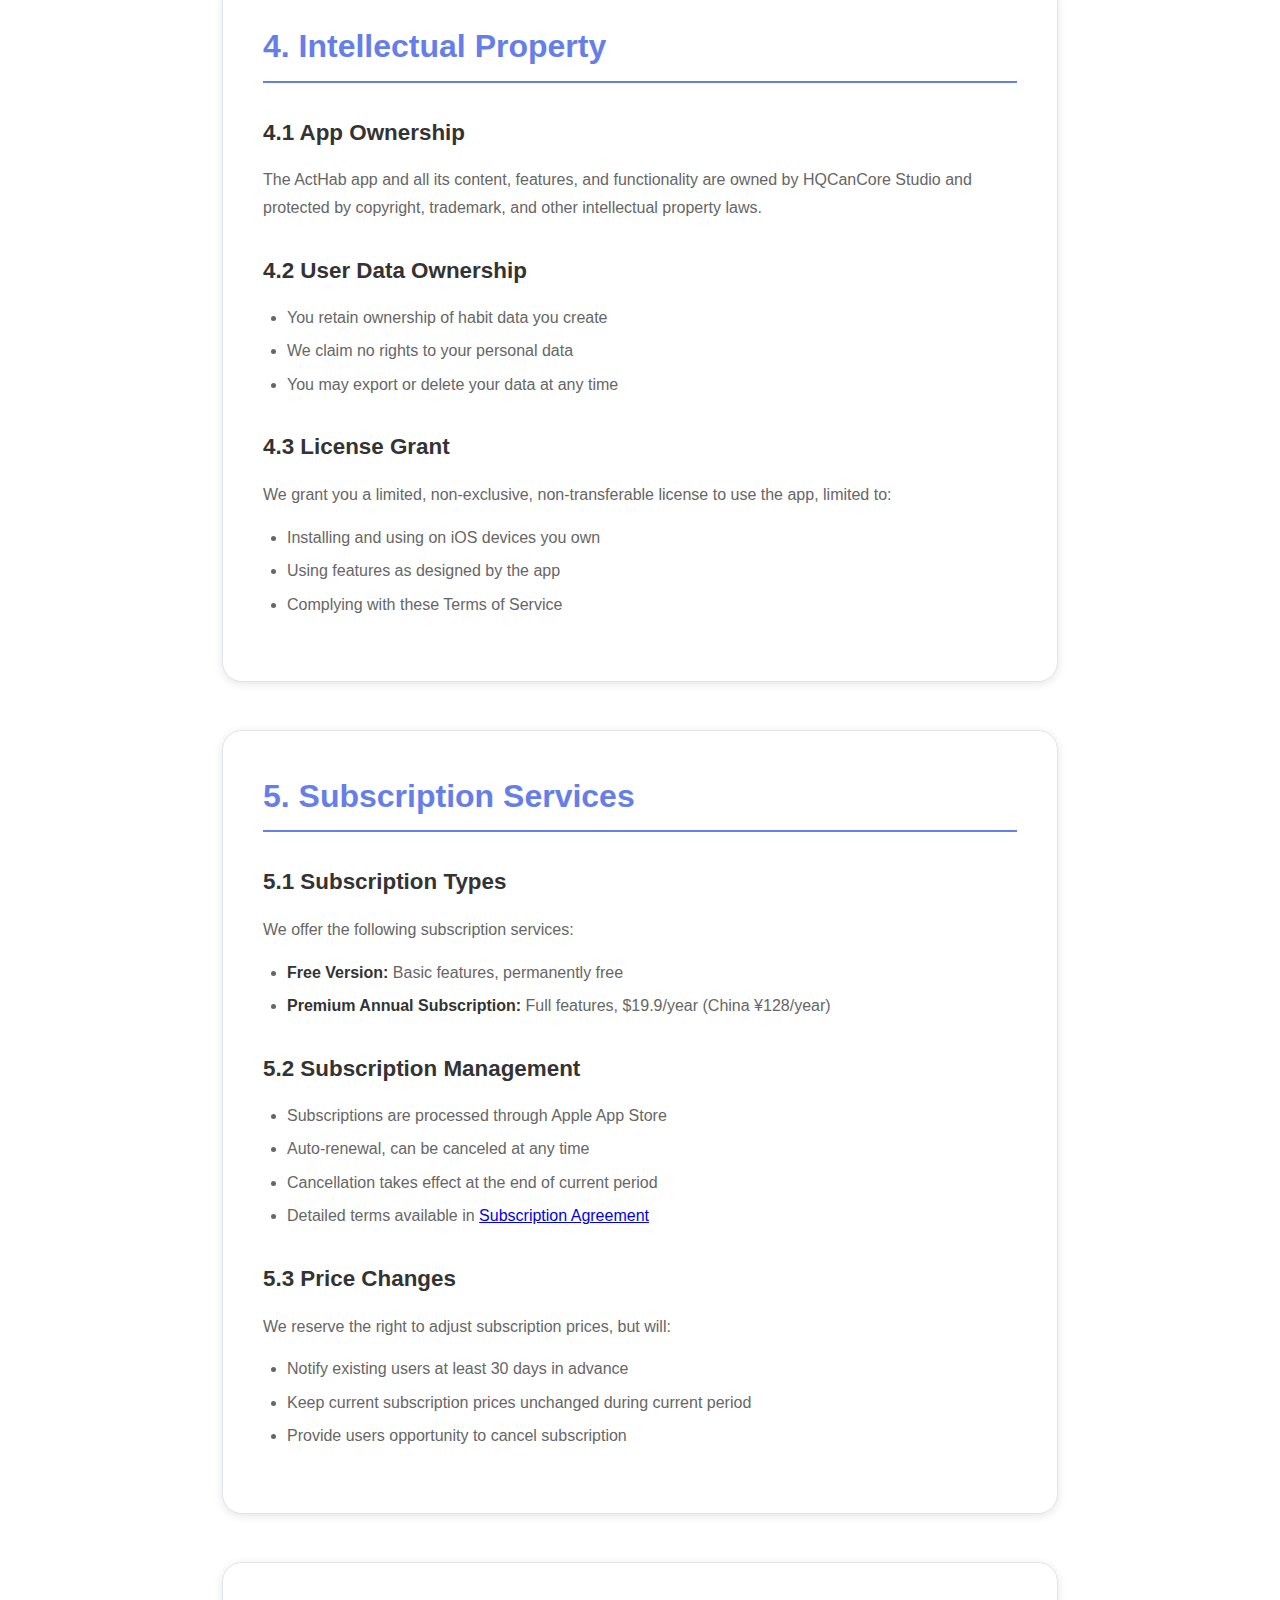
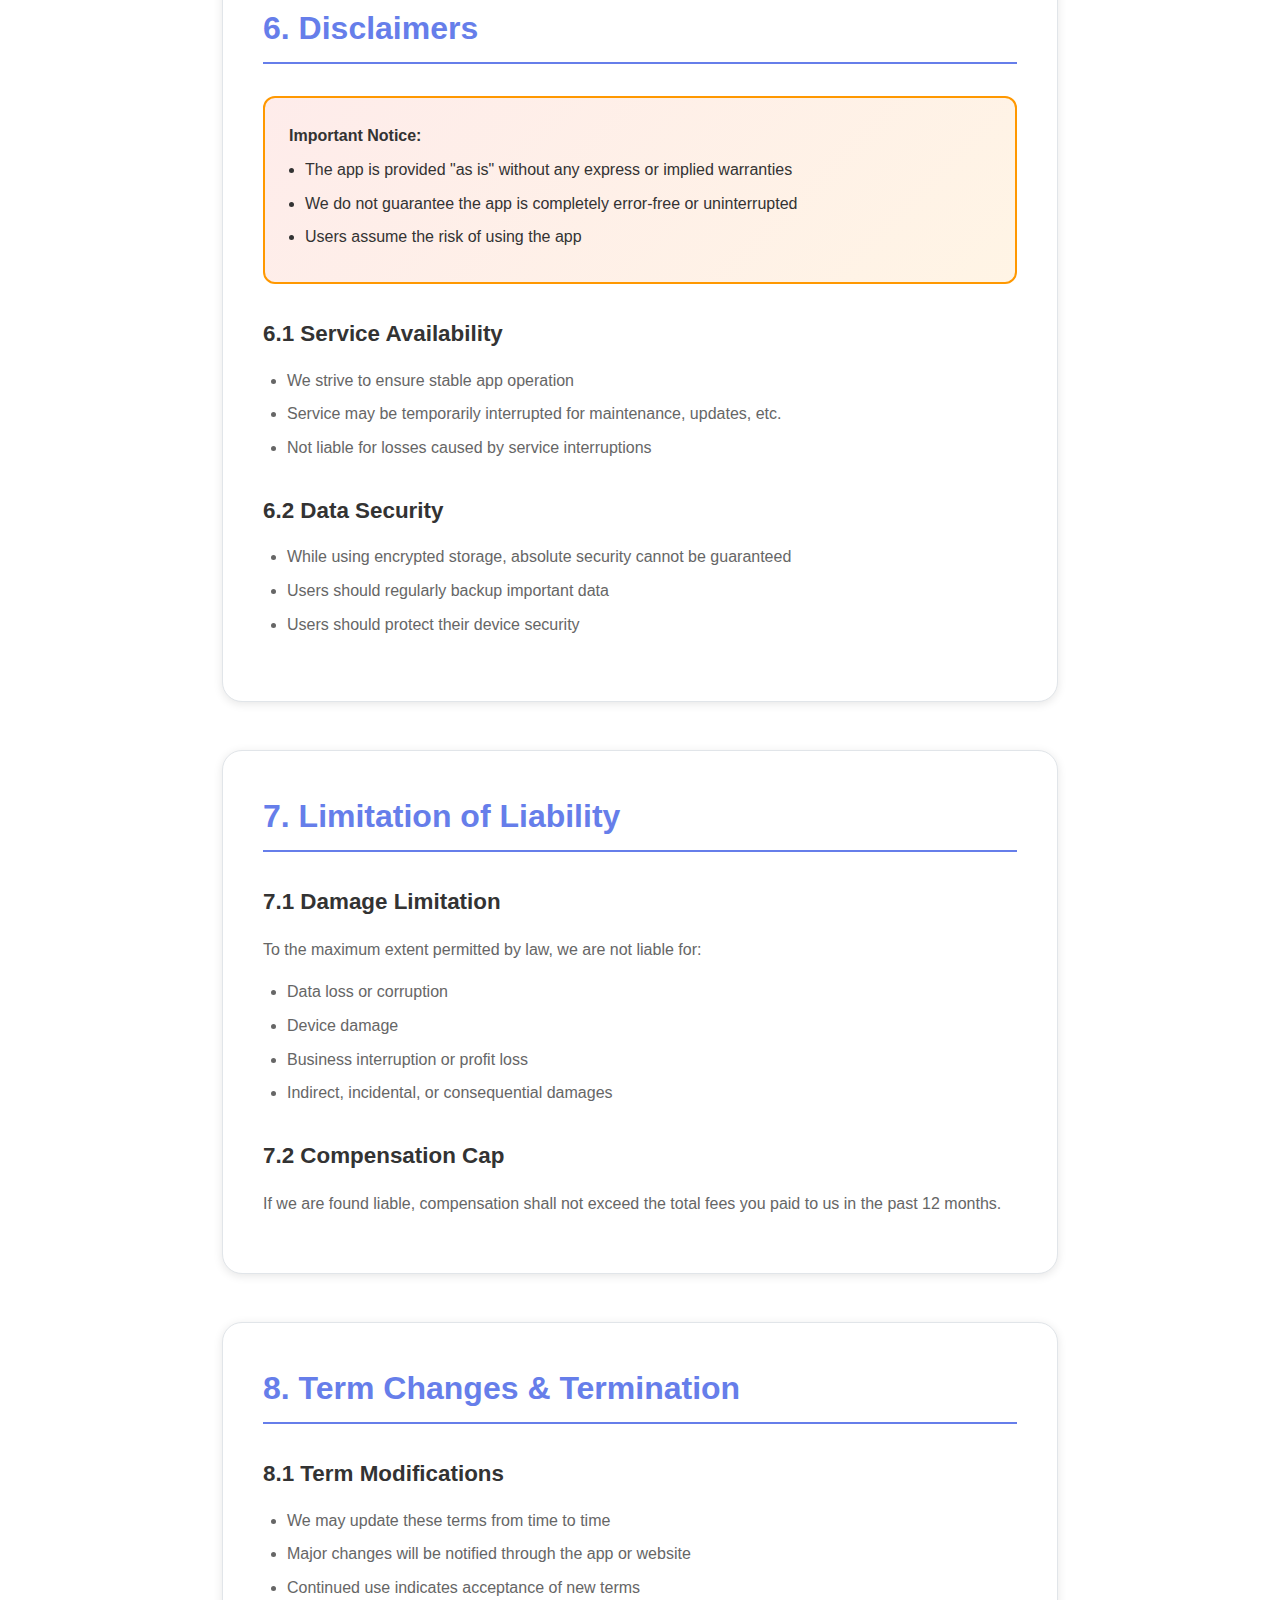
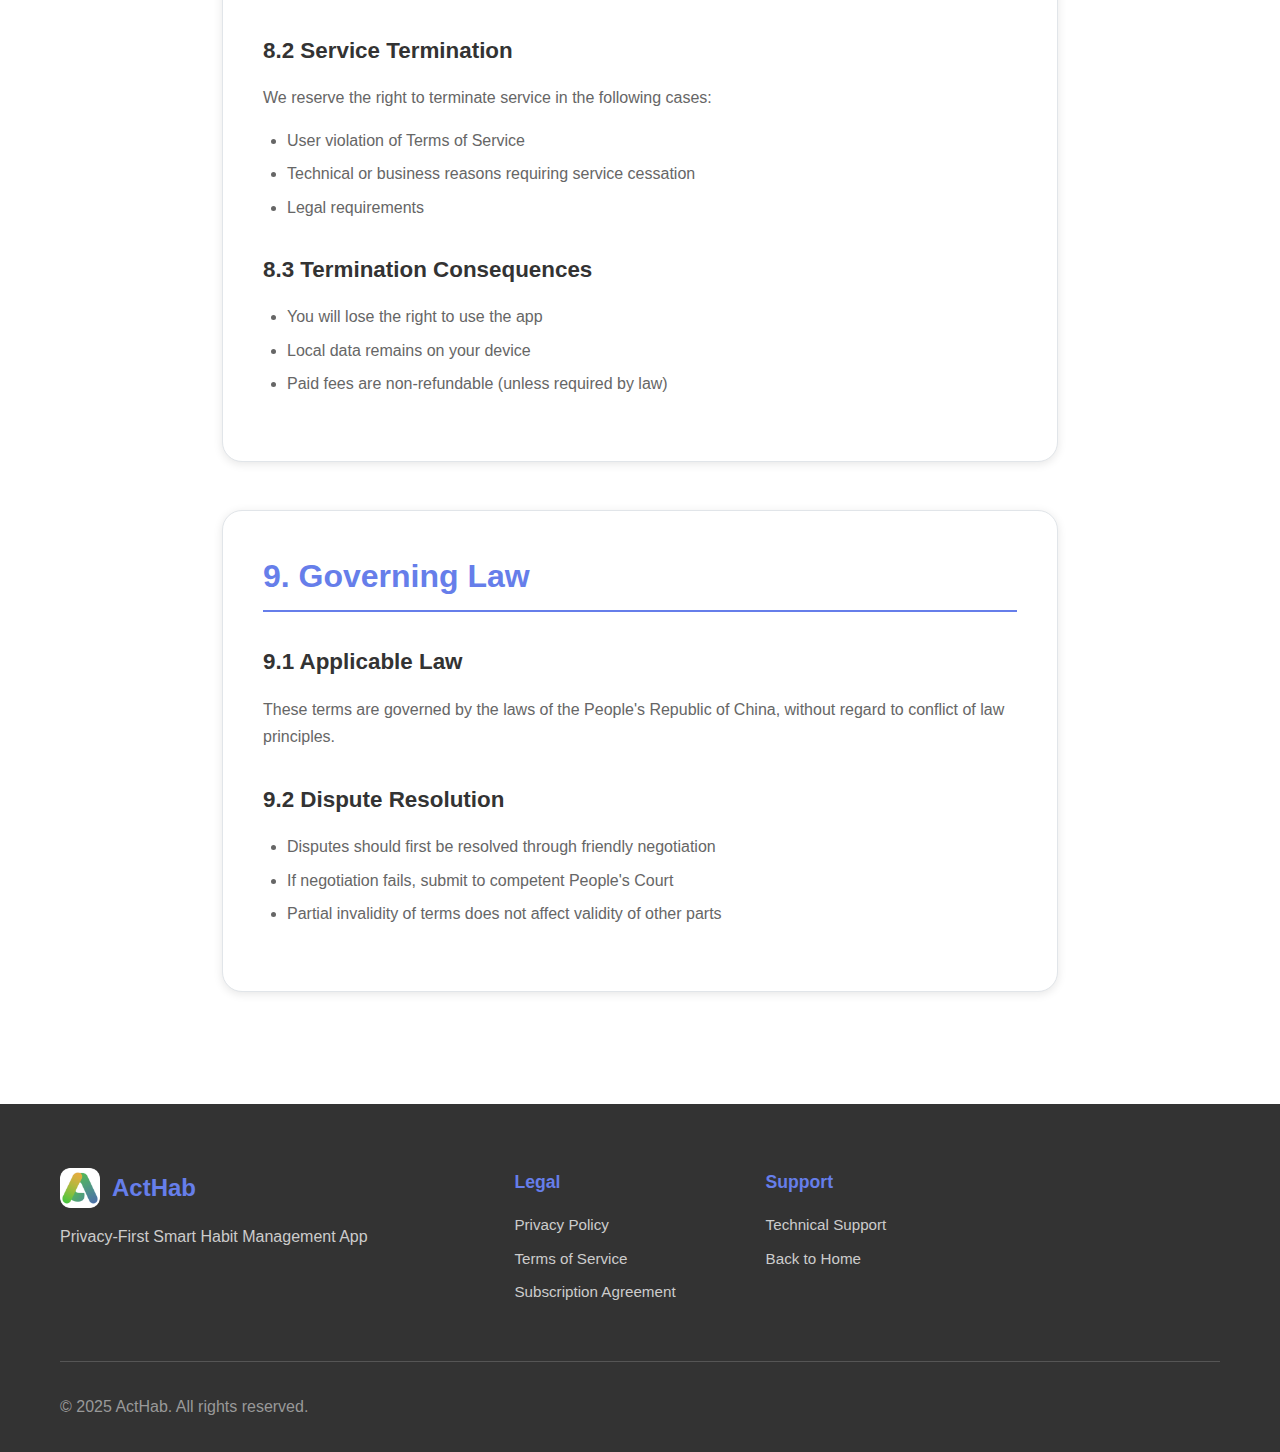
<file: terms-en.html>
<!DOCTYPE html>
<html lang="en">
<head>
    <meta charset="UTF-8">
    <meta name="viewport" content="width=device-width, initial-scale=1.0">
    <title>Terms of Service - ActHab</title>
    <meta name="description" content="ActHab Terms of Service, detailing the conditions and rules for using the app.">
    <link rel="stylesheet" href="assets/css/style.css">
    <link rel="stylesheet" href="assets/css/legal.css">
    <link rel="icon" type="image/png" href="assets/images/logo.png">
</head>
<body>
    <!-- Navigation -->
    <header class="header">
        <nav class="nav container">
            <div class="logo">
                <img src="assets/images/logo.png" alt="ActHab Logo" onerror="this.style.display='none'">
                <span>ActHab</span>
            </div>
            <ul class="nav-links">
                <li><a href="index-en.html">Home</a></li>
                <li><a href="index-en.html#features">Features</a></li>
                <li><a href="index-en.html#pricing">Pricing</a></li>
                <li><a href="privacy-en.html">Privacy Policy</a></li>
                <li><a href="terms-en.html" class="active">Terms of Service</a></li>
                <li><a href="subscription-en.html">Subscription Agreement</a></li>
                <li><a href="support-en.html">Support</a></li>
            </ul>
            <div class="nav-actions">
                <button class="language-switch" onclick="switchLanguage()">中文</button>
                <button class="mobile-menu-toggle" onclick="toggleMobileMenu()">
                    <span></span>
                    <span></span>
                    <span></span>
                </button>
            </div>
        </nav>
    </header>

    <main class="legal-page">
        <div class="container">
            <div class="legal-header">
                <h1>Terms of Service</h1>
                <p class="last-updated">Last Updated: July 2025</p>
                <div class="legal-summary">
                    <h3>Terms Overview</h3>
                    <p>Welcome to ActHab! These Terms of Service govern your rights and obligations when using our app. Please read carefully - using the app indicates your agreement to these terms.</p>
                </div>
            </div>

            <div class="legal-content">
                <section class="legal-section">
                    <h2>1. Acceptance of Terms</h2>
                    <p>By downloading, installing, or using the ActHab application (the "App"), you acknowledge that you have read, understood, and agree to be bound by these Terms of Service. If you do not agree to these terms, please do not use this App.</p>
                    
                    <h3>1.1 Applicability of Terms</h3>
                    <ul>
                        <li>These terms apply to all users, including free and paid users</li>
                        <li>Terms take effect from your first use of the app</li>
                        <li>Continued use of the app indicates acceptance of any term updates</li>
                    </ul>

                    <h3>1.2 Related Agreements</h3>
                    <p>In addition to these Terms of Service, your use is also governed by:</p>
                    <ul>
                        <li><a href="privacy-en.html">Privacy Policy</a> - explains how we handle your information</li>
                        <li><a href="subscription-en.html">Subscription Agreement</a> - applies to premium users</li>
                        <li>Apple App Store Terms - applies to downloads and purchases through App Store</li>
                    </ul>
                </section>

                <section class="legal-section">
                    <h2>2. App Description</h2>
                    <div class="highlight-box">
                        <h4>What is ActHab?</h4>
                        <p>ActHab is a privacy-first smart habit management app that helps users build and maintain good habits. The app uses local AI technology with all data stored only on the user's device.</p>
                    </div>

                    <h3>2.1 Main Features</h3>
                    <ul>
                        <li><strong>Habit Tracking:</strong> Create and manage personal habits</li>
                        <li><strong>Data Analysis:</strong> View habit completion and trends</li>
                        <li><strong>AI Suggestions:</strong> Smart analysis and recommendations based on local data</li>
                        <li><strong>Widgets:</strong> iOS home screen widget support</li>
                        <li><strong>Data Export:</strong> Export personal data (Premium feature)</li>
                        <li><strong>Cloud Sync:</strong> Sync across devices via iCloud (Premium feature)</li>
                    </ul>

                    <h3>2.2 Technical Features</h3>
                    <ul>
                        <li>100% local data storage to protect user privacy</li>
                        <li>Offline operation without network connection required</li>
                        <li>Local AI processing without sending data to external servers</li>
                        <li>Support for latest iOS system features</li>
                    </ul>
                </section>

                <section class="legal-section">
                    <h2>3. User Accounts & Responsibilities</h2>
                    
                    <h3>3.1 Account Requirements</h3>
                    <ul>
                        <li>No account creation required to use the app</li>
                        <li>Valid Apple ID required for premium subscription</li>
                        <li>You must be at least 4 years old to use this app</li>
                        <li>Users aged 4-18 require parental or guardian consent</li>
                    </ul>

                    <h3>3.2 User Responsibilities</h3>
                    <p>As a user, you agree to:</p>
                    <ul>
                        <li>Use the app only for lawful purposes</li>
                        <li>Not attempt to crack, modify, or reverse engineer the app</li>
                        <li>Not interfere with the app's normal operation</li>
                        <li>Comply with all applicable laws and regulations</li>
                        <li>Be responsible for data security on your device</li>
                    </ul>

                    <h3>3.3 Prohibited Activities</h3>
                    <p>You may not:</p>
                    <ul>
                        <li>Use the app for illegal activities</li>
                        <li>Attempt to obtain the app's source code</li>
                        <li>Create derivative works of the app</li>
                        <li>Remove or modify copyright notices in the app</li>
                        <li>Use technical means to bypass paid feature restrictions</li>
                    </ul>
                </section>

                <section class="legal-section">
                    <h2>4. Intellectual Property</h2>
                    
                    <h3>4.1 App Ownership</h3>
                    <p>The ActHab app and all its content, features, and functionality are owned by HQCanCore Studio and protected by copyright, trademark, and other intellectual property laws.</p>

                    <h3>4.2 User Data Ownership</h3>
                    <ul>
                        <li>You retain ownership of habit data you create</li>
                        <li>We claim no rights to your personal data</li>
                        <li>You may export or delete your data at any time</li>
                    </ul>

                    <h3>4.3 License Grant</h3>
                    <p>We grant you a limited, non-exclusive, non-transferable license to use the app, limited to:</p>
                    <ul>
                        <li>Installing and using on iOS devices you own</li>
                        <li>Using features as designed by the app</li>
                        <li>Complying with these Terms of Service</li>
                    </ul>
                </section>

                <section class="legal-section">
                    <h2>5. Subscription Services</h2>
                    
                    <h3>5.1 Subscription Types</h3>
                    <p>We offer the following subscription services:</p>
                    <ul>
                        <li><strong>Free Version:</strong> Basic features, permanently free</li>
                        <li><strong>Premium Annual Subscription:</strong> Full features, $19.9/year (China ¥128/year)</li>
                    </ul>

                    <h3>5.2 Subscription Management</h3>
                    <ul>
                        <li>Subscriptions are processed through Apple App Store</li>
                        <li>Auto-renewal, can be canceled at any time</li>
                        <li>Cancellation takes effect at the end of current period</li>
                        <li>Detailed terms available in <a href="subscription-en.html">Subscription Agreement</a></li>
                    </ul>

                    <h3>5.3 Price Changes</h3>
                    <p>We reserve the right to adjust subscription prices, but will:</p>
                    <ul>
                        <li>Notify existing users at least 30 days in advance</li>
                        <li>Keep current subscription prices unchanged during current period</li>
                        <li>Provide users opportunity to cancel subscription</li>
                    </ul>
                </section>

                <section class="legal-section">
                    <h2>6. Disclaimers</h2>
                    
                    <div class="important-notice">
                        <p><strong>Important Notice:</strong></p>
                        <ul>
                            <li>The app is provided "as is" without any express or implied warranties</li>
                            <li>We do not guarantee the app is completely error-free or uninterrupted</li>
                            <li>Users assume the risk of using the app</li>
                        </ul>
                    </div>

                    <h3>6.1 Service Availability</h3>
                    <ul>
                        <li>We strive to ensure stable app operation</li>
                        <li>Service may be temporarily interrupted for maintenance, updates, etc.</li>
                        <li>Not liable for losses caused by service interruptions</li>
                    </ul>

                    <h3>6.2 Data Security</h3>
                    <ul>
                        <li>While using encrypted storage, absolute security cannot be guaranteed</li>
                        <li>Users should regularly backup important data</li>
                        <li>Users should protect their device security</li>
                    </ul>
                </section>

                <section class="legal-section">
                    <h2>7. Limitation of Liability</h2>
                    
                    <h3>7.1 Damage Limitation</h3>
                    <p>To the maximum extent permitted by law, we are not liable for:</p>
                    <ul>
                        <li>Data loss or corruption</li>
                        <li>Device damage</li>
                        <li>Business interruption or profit loss</li>
                        <li>Indirect, incidental, or consequential damages</li>
                    </ul>

                    <h3>7.2 Compensation Cap</h3>
                    <p>If we are found liable, compensation shall not exceed the total fees you paid to us in the past 12 months.</p>
                </section>

                <section class="legal-section">
                    <h2>8. Term Changes & Termination</h2>
                    
                    <h3>8.1 Term Modifications</h3>
                    <ul>
                        <li>We may update these terms from time to time</li>
                        <li>Major changes will be notified through the app or website</li>
                        <li>Continued use indicates acceptance of new terms</li>
                    </ul>

                    <h3>8.2 Service Termination</h3>
                    <p>We reserve the right to terminate service in the following cases:</p>
                    <ul>
                        <li>User violation of Terms of Service</li>
                        <li>Technical or business reasons requiring service cessation</li>
                        <li>Legal requirements</li>
                    </ul>

                    <h3>8.3 Termination Consequences</h3>
                    <ul>
                        <li>You will lose the right to use the app</li>
                        <li>Local data remains on your device</li>
                        <li>Paid fees are non-refundable (unless required by law)</li>
                    </ul>
                </section>

                <section class="legal-section">
                    <h2>9. Governing Law</h2>
                    
                    <h3>9.1 Applicable Law</h3>
                    <p>These terms are governed by the laws of the People's Republic of China, without regard to conflict of law principles.</p>

                    <h3>9.2 Dispute Resolution</h3>
                    <ul>
                        <li>Disputes should first be resolved through friendly negotiation</li>
                        <li>If negotiation fails, submit to competent People's Court</li>
                        <li>Partial invalidity of terms does not affect validity of other parts</li>
                    </ul>
                </section>
            </div>
        </div>
    </main>

    <!-- Footer -->
    <footer class="footer">
        <div class="container">
            <div class="footer-content">
                <div class="footer-section">
                    <div class="footer-logo">
                        <img src="assets/images/logo.png" alt="ActHab Logo" onerror="this.style.display='none'">
                        <span>ActHab</span>
                    </div>
                    <p class="footer-description">Privacy-First Smart Habit Management App</p>
                </div>
                <div class="footer-section">
                    <h4>Legal</h4>
                    <ul class="footer-links">
                        <li><a href="privacy-en.html">Privacy Policy</a></li>
                        <li><a href="terms-en.html">Terms of Service</a></li>
                        <li><a href="subscription-en.html">Subscription Agreement</a></li>
                    </ul>
                </div>
                <div class="footer-section">
                    <h4>Support</h4>
                    <ul class="footer-links">
                        <li><a href="support-en.html">Technical Support</a></li>
                        <li><a href="index-en.html">Back to Home</a></li>
                    </ul>
                </div>
            </div>
            <div class="footer-bottom">
                <p>&copy; 2025 ActHab. All rights reserved.</p>
            </div>
        </div>
    </footer>

    <script src="assets/js/main.js"></script>
</body>
</html>
</file>
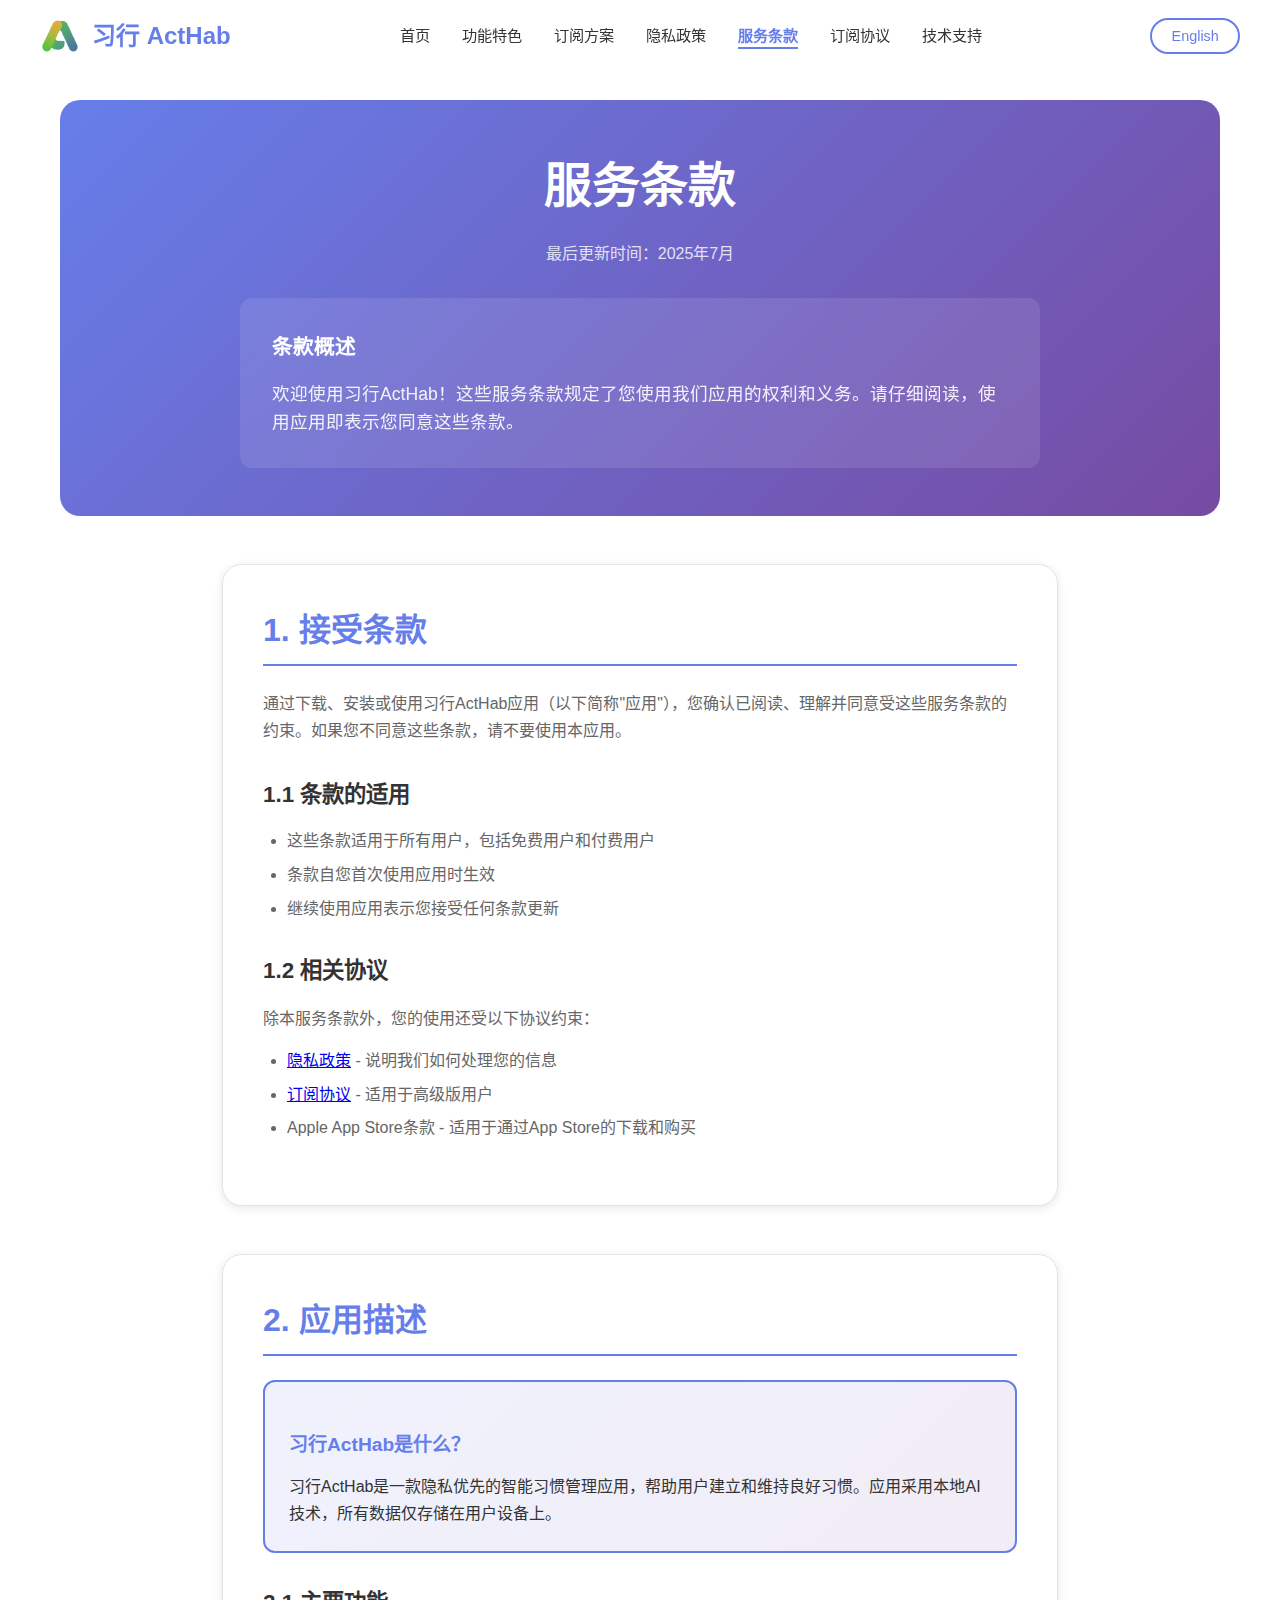
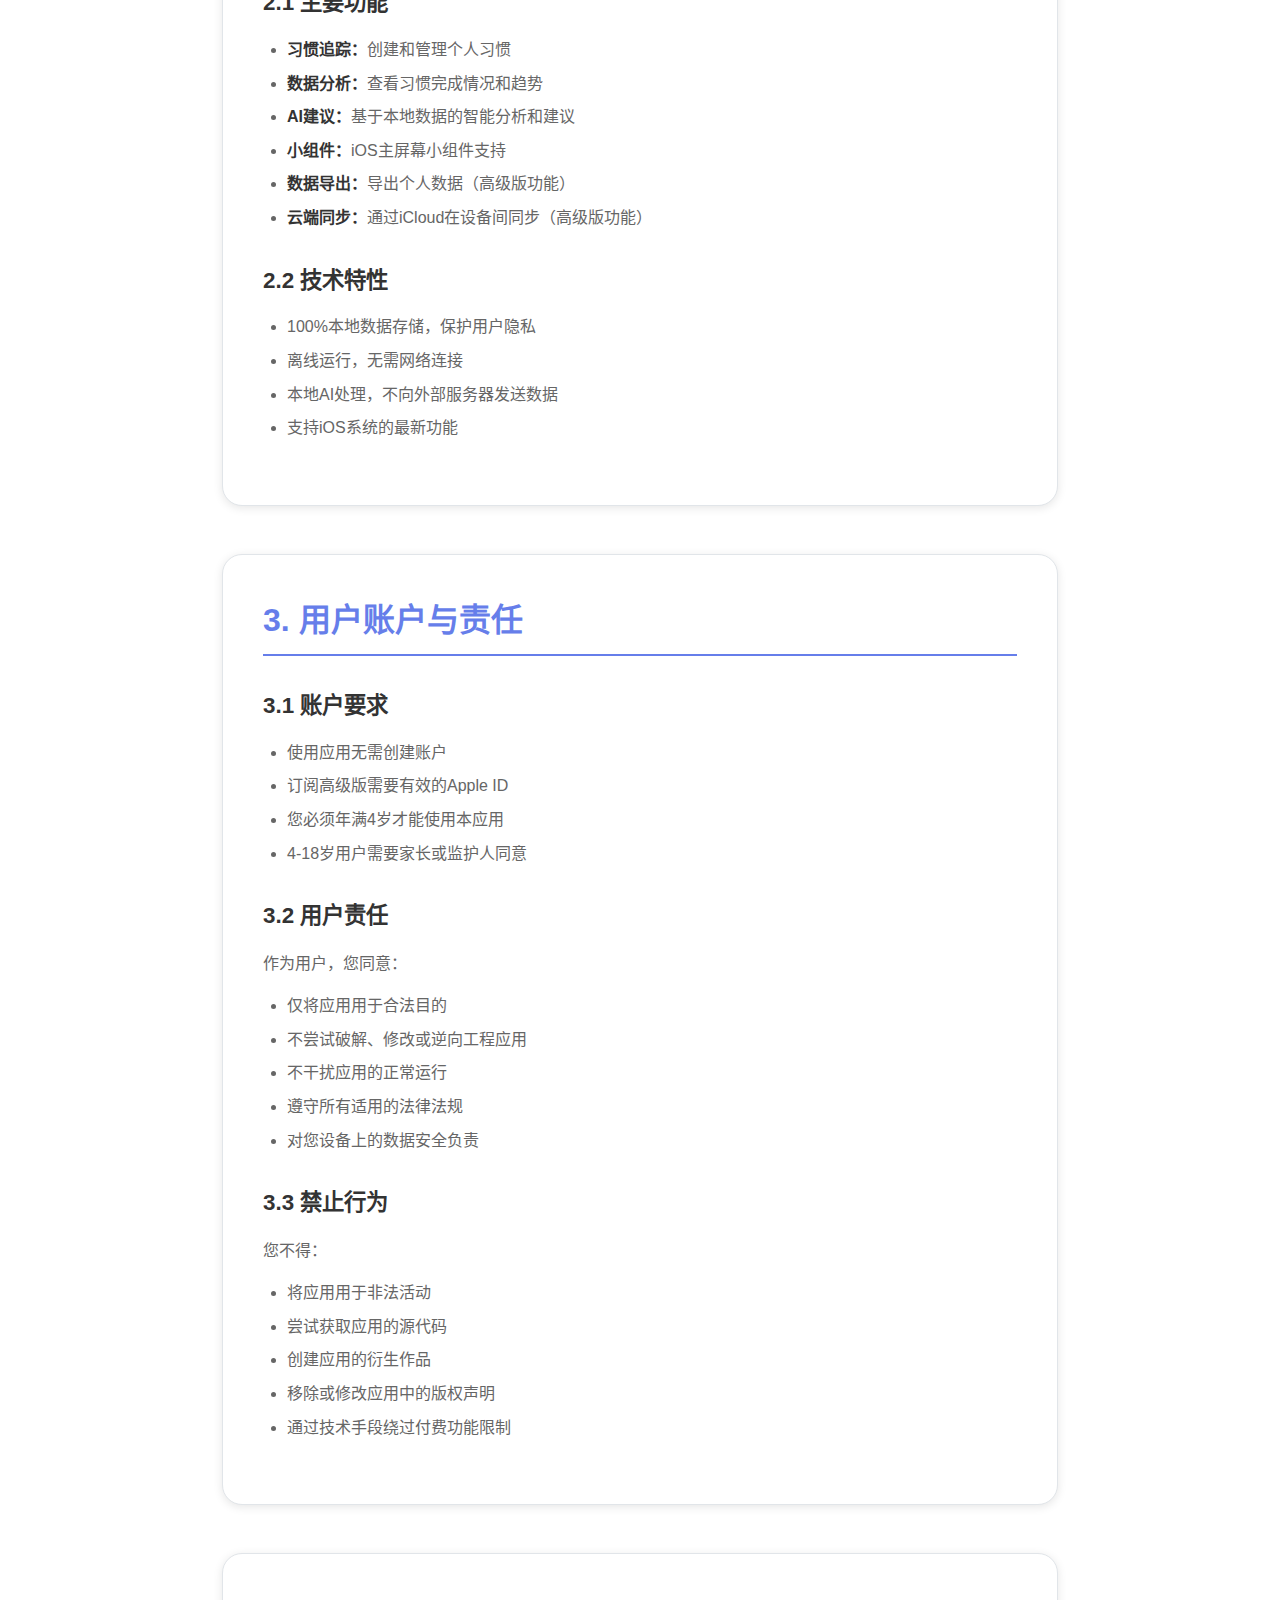
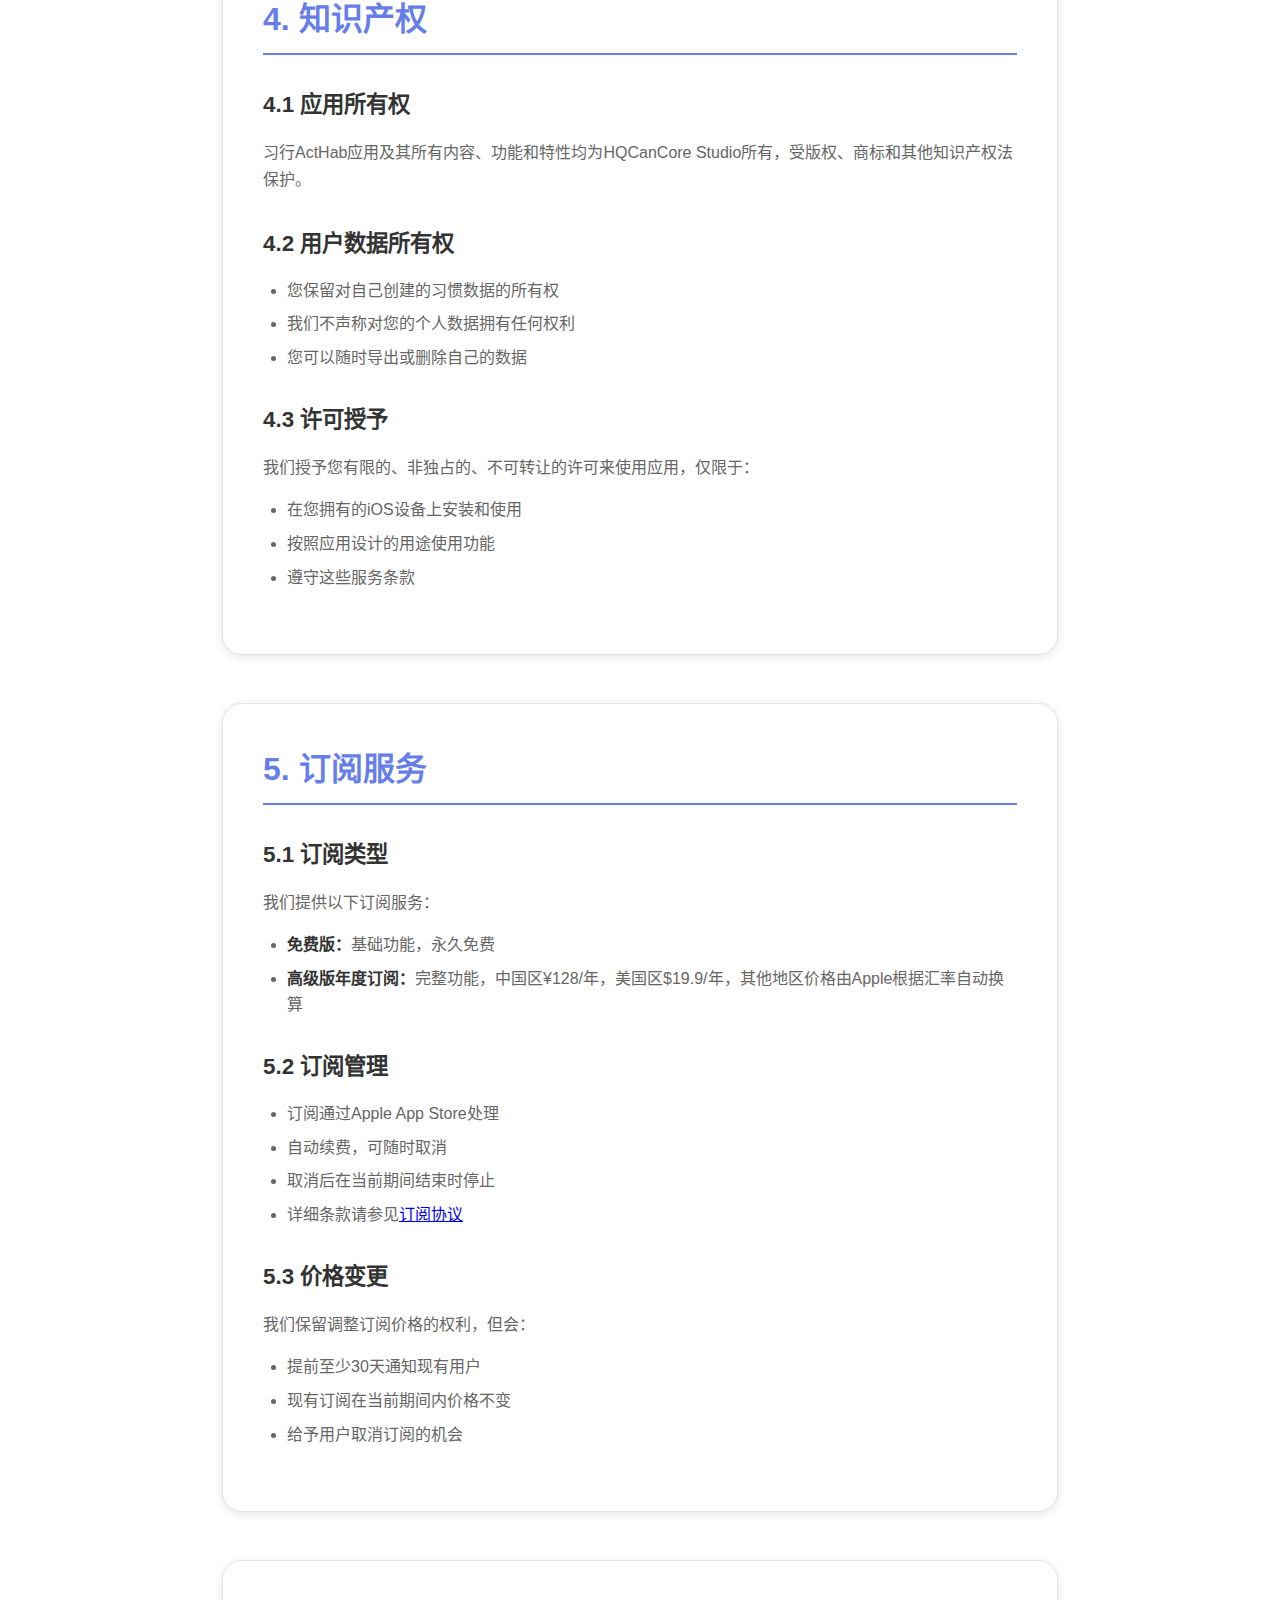
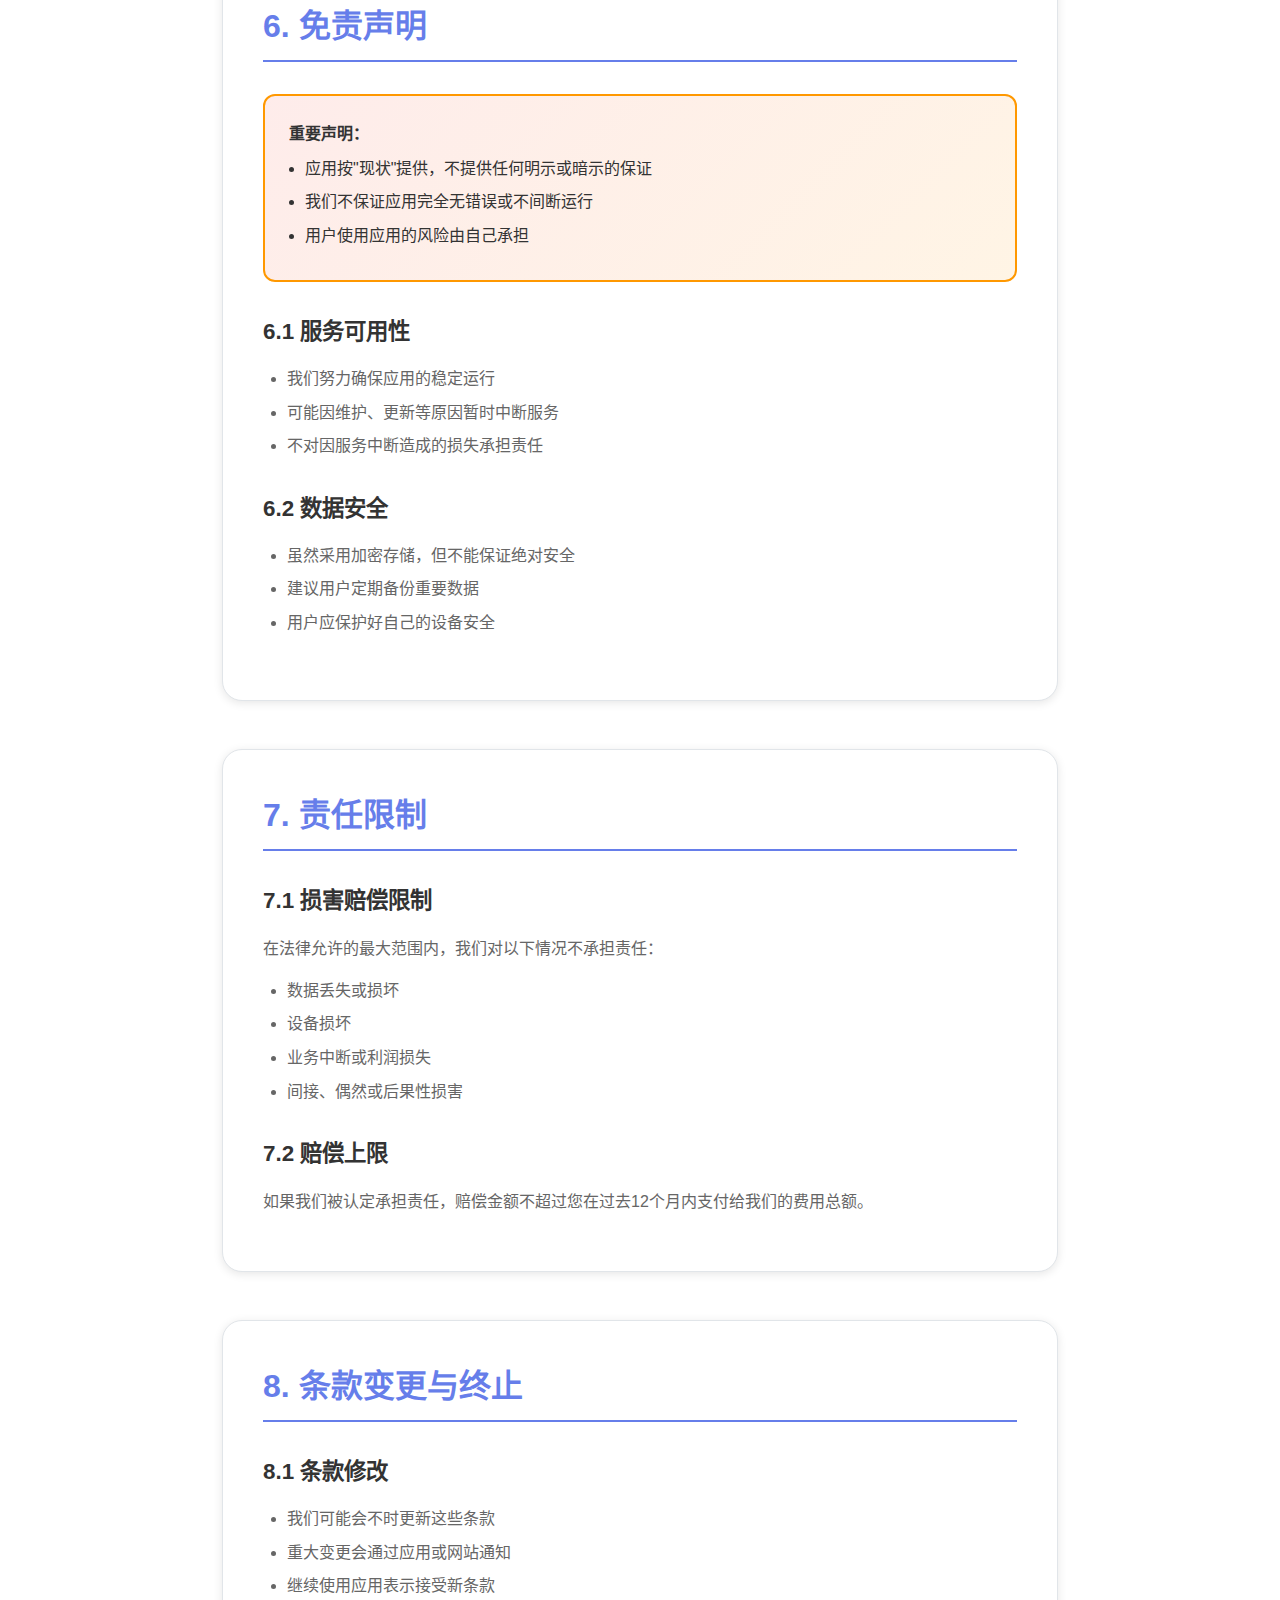
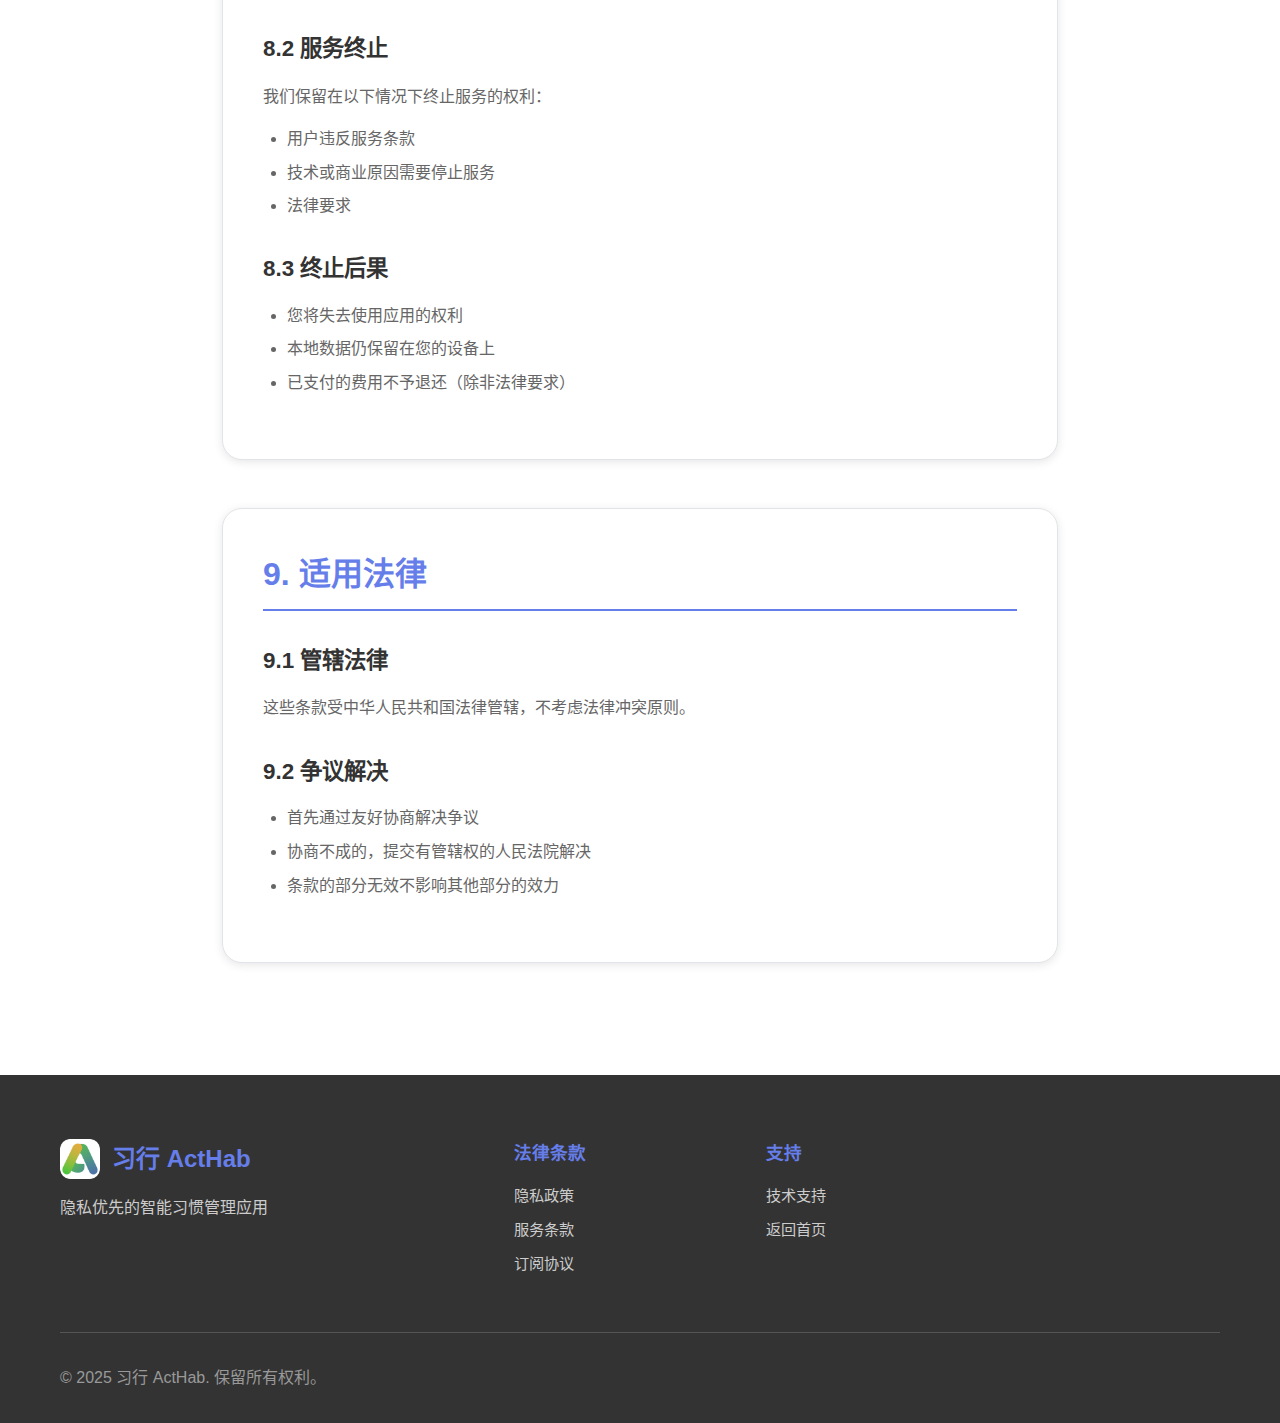
<file: terms.html>
<!DOCTYPE html>
<html lang="zh-CN">
<head>
    <meta charset="UTF-8">
    <meta name="viewport" content="width=device-width, initial-scale=1.0">
    <title>服务条款 - 习行 ActHab</title>
    <meta name="description" content="习行ActHab服务条款，详细说明使用应用的条件和规则。">
    <link rel="stylesheet" href="assets/css/style.css">
    <link rel="stylesheet" href="assets/css/legal.css">
    <link rel="icon" type="image/png" href="assets/images/logo.png">
</head>
<body>
    <!-- 导航栏 -->
    <header class="header">
        <nav class="nav container">
            <div class="logo">
                <img src="assets/images/logo.png" alt="习行 Logo" onerror="this.style.display='none'">
                <span>习行 ActHab</span>
            </div>
            <ul class="nav-links">
                <li><a href="index.html">首页</a></li>
                <li><a href="index.html#features">功能特色</a></li>
                <li><a href="index.html#pricing">订阅方案</a></li>
                <li><a href="privacy.html">隐私政策</a></li>
                <li><a href="terms.html" class="active">服务条款</a></li>
                <li><a href="subscription.html">订阅协议</a></li>
                <li><a href="support.html">技术支持</a></li>
            </ul>
            <div class="nav-actions">
                <button class="language-switch" onclick="switchLanguage()">English</button>
                <button class="mobile-menu-toggle" onclick="toggleMobileMenu()">
                    <span></span>
                    <span></span>
                    <span></span>
                </button>
            </div>
        </nav>
    </header>

    <main class="legal-page">
        <div class="container">
            <div class="legal-header">
                <h1>服务条款</h1>
                <p class="last-updated">最后更新时间：2025年7月</p>
                <div class="legal-summary">
                    <h3>条款概述</h3>
                    <p>欢迎使用习行ActHab！这些服务条款规定了您使用我们应用的权利和义务。请仔细阅读，使用应用即表示您同意这些条款。</p>
                </div>
            </div>

            <div class="legal-content">
                <section class="legal-section">
                    <h2>1. 接受条款</h2>
                    <p>通过下载、安装或使用习行ActHab应用（以下简称"应用"），您确认已阅读、理解并同意受这些服务条款的约束。如果您不同意这些条款，请不要使用本应用。</p>
                    
                    <h3>1.1 条款的适用</h3>
                    <ul>
                        <li>这些条款适用于所有用户，包括免费用户和付费用户</li>
                        <li>条款自您首次使用应用时生效</li>
                        <li>继续使用应用表示您接受任何条款更新</li>
                    </ul>

                    <h3>1.2 相关协议</h3>
                    <p>除本服务条款外，您的使用还受以下协议约束：</p>
                    <ul>
                        <li><a href="privacy.html">隐私政策</a> - 说明我们如何处理您的信息</li>
                        <li><a href="subscription.html">订阅协议</a> - 适用于高级版用户</li>
                        <li>Apple App Store条款 - 适用于通过App Store的下载和购买</li>
                    </ul>
                </section>

                <section class="legal-section">
                    <h2>2. 应用描述</h2>
                    <div class="highlight-box">
                        <h4>习行ActHab是什么？</h4>
                        <p>习行ActHab是一款隐私优先的智能习惯管理应用，帮助用户建立和维持良好习惯。应用采用本地AI技术，所有数据仅存储在用户设备上。</p>
                    </div>

                    <h3>2.1 主要功能</h3>
                    <ul>
                        <li><strong>习惯追踪：</strong>创建和管理个人习惯</li>
                        <li><strong>数据分析：</strong>查看习惯完成情况和趋势</li>
                        <li><strong>AI建议：</strong>基于本地数据的智能分析和建议</li>
                        <li><strong>小组件：</strong>iOS主屏幕小组件支持</li>
                        <li><strong>数据导出：</strong>导出个人数据（高级版功能）</li>
                        <li><strong>云端同步：</strong>通过iCloud在设备间同步（高级版功能）</li>
                    </ul>

                    <h3>2.2 技术特性</h3>
                    <ul>
                        <li>100%本地数据存储，保护用户隐私</li>
                        <li>离线运行，无需网络连接</li>
                        <li>本地AI处理，不向外部服务器发送数据</li>
                        <li>支持iOS系统的最新功能</li>
                    </ul>
                </section>

                <section class="legal-section">
                    <h2>3. 用户账户与责任</h2>
                    
                    <h3>3.1 账户要求</h3>
                    <ul>
                        <li>使用应用无需创建账户</li>
                        <li>订阅高级版需要有效的Apple ID</li>
                        <li>您必须年满4岁才能使用本应用</li>
                        <li>4-18岁用户需要家长或监护人同意</li>
                    </ul>

                    <h3>3.2 用户责任</h3>
                    <p>作为用户，您同意：</p>
                    <ul>
                        <li>仅将应用用于合法目的</li>
                        <li>不尝试破解、修改或逆向工程应用</li>
                        <li>不干扰应用的正常运行</li>
                        <li>遵守所有适用的法律法规</li>
                        <li>对您设备上的数据安全负责</li>
                    </ul>

                    <h3>3.3 禁止行为</h3>
                    <p>您不得：</p>
                    <ul>
                        <li>将应用用于非法活动</li>
                        <li>尝试获取应用的源代码</li>
                        <li>创建应用的衍生作品</li>
                        <li>移除或修改应用中的版权声明</li>
                        <li>通过技术手段绕过付费功能限制</li>
                    </ul>
                </section>

                <section class="legal-section">
                    <h2>4. 知识产权</h2>
                    
                    <h3>4.1 应用所有权</h3>
                    <p>习行ActHab应用及其所有内容、功能和特性均为HQCanCore Studio所有，受版权、商标和其他知识产权法保护。</p>

                    <h3>4.2 用户数据所有权</h3>
                    <ul>
                        <li>您保留对自己创建的习惯数据的所有权</li>
                        <li>我们不声称对您的个人数据拥有任何权利</li>
                        <li>您可以随时导出或删除自己的数据</li>
                    </ul>

                    <h3>4.3 许可授予</h3>
                    <p>我们授予您有限的、非独占的、不可转让的许可来使用应用，仅限于：</p>
                    <ul>
                        <li>在您拥有的iOS设备上安装和使用</li>
                        <li>按照应用设计的用途使用功能</li>
                        <li>遵守这些服务条款</li>
                    </ul>
                </section>

                <section class="legal-section">
                    <h2>5. 订阅服务</h2>
                    
                    <h3>5.1 订阅类型</h3>
                    <p>我们提供以下订阅服务：</p>
                    <ul>
                        <li><strong>免费版：</strong>基础功能，永久免费</li>
                        <li><strong>高级版年度订阅：</strong>完整功能，中国区¥128/年，美国区$19.9/年，其他地区价格由Apple根据汇率自动换算</li>
                    </ul>

                    <h3>5.2 订阅管理</h3>
                    <ul>
                        <li>订阅通过Apple App Store处理</li>
                        <li>自动续费，可随时取消</li>
                        <li>取消后在当前期间结束时停止</li>
                        <li>详细条款请参见<a href="subscription.html">订阅协议</a></li>
                    </ul>

                    <h3>5.3 价格变更</h3>
                    <p>我们保留调整订阅价格的权利，但会：</p>
                    <ul>
                        <li>提前至少30天通知现有用户</li>
                        <li>现有订阅在当前期间内价格不变</li>
                        <li>给予用户取消订阅的机会</li>
                    </ul>
                </section>

                <section class="legal-section">
                    <h2>6. 免责声明</h2>
                    
                    <div class="important-notice">
                        <p><strong>重要声明：</strong></p>
                        <ul>
                            <li>应用按"现状"提供，不提供任何明示或暗示的保证</li>
                            <li>我们不保证应用完全无错误或不间断运行</li>
                            <li>用户使用应用的风险由自己承担</li>
                        </ul>
                    </div>

                    <h3>6.1 服务可用性</h3>
                    <ul>
                        <li>我们努力确保应用的稳定运行</li>
                        <li>可能因维护、更新等原因暂时中断服务</li>
                        <li>不对因服务中断造成的损失承担责任</li>
                    </ul>

                    <h3>6.2 数据安全</h3>
                    <ul>
                        <li>虽然采用加密存储，但不能保证绝对安全</li>
                        <li>建议用户定期备份重要数据</li>
                        <li>用户应保护好自己的设备安全</li>
                    </ul>
                </section>

                <section class="legal-section">
                    <h2>7. 责任限制</h2>
                    
                    <h3>7.1 损害赔偿限制</h3>
                    <p>在法律允许的最大范围内，我们对以下情况不承担责任：</p>
                    <ul>
                        <li>数据丢失或损坏</li>
                        <li>设备损坏</li>
                        <li>业务中断或利润损失</li>
                        <li>间接、偶然或后果性损害</li>
                    </ul>

                    <h3>7.2 赔偿上限</h3>
                    <p>如果我们被认定承担责任，赔偿金额不超过您在过去12个月内支付给我们的费用总额。</p>
                </section>

                <section class="legal-section">
                    <h2>8. 条款变更与终止</h2>
                    
                    <h3>8.1 条款修改</h3>
                    <ul>
                        <li>我们可能会不时更新这些条款</li>
                        <li>重大变更会通过应用或网站通知</li>
                        <li>继续使用应用表示接受新条款</li>
                    </ul>

                    <h3>8.2 服务终止</h3>
                    <p>我们保留在以下情况下终止服务的权利：</p>
                    <ul>
                        <li>用户违反服务条款</li>
                        <li>技术或商业原因需要停止服务</li>
                        <li>法律要求</li>
                    </ul>

                    <h3>8.3 终止后果</h3>
                    <ul>
                        <li>您将失去使用应用的权利</li>
                        <li>本地数据仍保留在您的设备上</li>
                        <li>已支付的费用不予退还（除非法律要求）</li>
                    </ul>
                </section>

                <section class="legal-section">
                    <h2>9. 适用法律</h2>
                    
                    <h3>9.1 管辖法律</h3>
                    <p>这些条款受中华人民共和国法律管辖，不考虑法律冲突原则。</p>

                    <h3>9.2 争议解决</h3>
                    <ul>
                        <li>首先通过友好协商解决争议</li>
                        <li>协商不成的，提交有管辖权的人民法院解决</li>
                        <li>条款的部分无效不影响其他部分的效力</li>
                    </ul>
                </section>
            </div>
        </div>
    </main>

    <!-- 页脚 -->
    <footer class="footer">
        <div class="container">
            <div class="footer-content">
                <div class="footer-section">
                    <div class="footer-logo">
                        <img src="assets/images/logo.png" alt="习行 Logo" onerror="this.style.display='none'">
                        <span>习行 ActHab</span>
                    </div>
                    <p class="footer-description">隐私优先的智能习惯管理应用</p>
                </div>
                <div class="footer-section">
                    <h4>法律条款</h4>
                    <ul class="footer-links">
                        <li><a href="privacy.html">隐私政策</a></li>
                        <li><a href="terms.html">服务条款</a></li>
                        <li><a href="subscription.html">订阅协议</a></li>
                    </ul>
                </div>
                <div class="footer-section">
                    <h4>支持</h4>
                    <ul class="footer-links">
                        <li><a href="support.html">技术支持</a></li>
                        <li><a href="index.html">返回首页</a></li>
                    </ul>
                </div>
            </div>
            <div class="footer-bottom">
                <p>&copy; 2025 习行 ActHab. 保留所有权利。</p>
            </div>
        </div>
    </footer>

    <script src="assets/js/main.js"></script>
</body>
</html>
</file>
<file: assets/css/style.css>
/* 重置和基础样式 */
* {
    margin: 0;
    padding: 0;
    box-sizing: border-box;
}

:root {
    --primary-color: #667eea;
    --primary-dark: #5a6fd8;
    --secondary-color: #764ba2;
    --accent-color: #f093fb;
    --text-primary: #333333;
    --text-secondary: #666666;
    --text-light: #999999;
    --background-light: #ffffff;
    --background-gray: #f8f9fa;
    --background-dark: #333333;
    --border-color: #e1e5e9;
    --shadow-light: 0 2px 10px rgba(0, 0, 0, 0.1);
    --shadow-medium: 0 4px 20px rgba(0, 0, 0, 0.15);
    --shadow-heavy: 0 8px 30px rgba(0, 0, 0, 0.2);
    --border-radius: 12px;
    --border-radius-large: 20px;
    --transition: all 0.3s cubic-bezier(0.4, 0, 0.2, 1);
}

body {
    font-family: -apple-system, BlinkMacSystemFont, 'Segoe UI', 'Roboto', 'Helvetica Neue', Arial, sans-serif;
    line-height: 1.6;
    color: var(--text-primary);
    background-color: var(--background-light);
    overflow-x: hidden;
}

.container {
    max-width: 1200px;
    margin: 0 auto;
    padding: 0 20px;
}

/* 导航栏 */
.header {
    position: fixed;
    top: 0;
    left: 0;
    right: 0;
    background: rgba(255, 255, 255, 0.95);
    backdrop-filter: blur(20px);
    -webkit-backdrop-filter: blur(20px);
    border-bottom: 1px solid rgba(255, 255, 255, 0.2);
    z-index: 1000;
    transition: var(--transition);
}

.nav {
    display: flex;
    justify-content: space-between;
    align-items: center;
    padding: 1rem 0;
    min-height: 70px;
}

.logo {
    display: flex;
    align-items: center;
    font-size: 1.5rem;
    font-weight: 700;
    color: var(--primary-color);
    text-decoration: none;
}

.logo img {
    width: 40px;
    height: 40px;
    margin-right: 12px;
    border-radius: 8px;
    object-fit: cover;
}

.nav-links {
    display: flex;
    list-style: none;
    gap: 2rem;
    align-items: center;
}

.nav-links a {
    text-decoration: none;
    color: var(--text-primary);
    font-weight: 500;
    font-size: 0.95rem;
    transition: var(--transition);
    position: relative;
}

.nav-links a:hover {
    color: var(--primary-color);
}

.nav-links a::after {
    content: '';
    position: absolute;
    bottom: -5px;
    left: 0;
    width: 0;
    height: 2px;
    background: var(--primary-color);
    transition: var(--transition);
}

.nav-links a:hover::after {
    width: 100%;
}

.nav-actions {
    display: flex;
    align-items: center;
    gap: 1rem;
}

.language-switch {
    background: none;
    border: 2px solid var(--primary-color);
    color: var(--primary-color);
    padding: 0.5rem 1.2rem;
    border-radius: 25px;
    cursor: pointer;
    font-weight: 500;
    font-size: 0.9rem;
    transition: var(--transition);
}

.language-switch:hover {
    background: var(--primary-color);
    color: white;
    transform: translateY(-2px);
}

.mobile-menu-toggle {
    display: none;
    flex-direction: column;
    background: none;
    border: none;
    cursor: pointer;
    padding: 0.5rem;
}

.mobile-menu-toggle span {
    width: 25px;
    height: 3px;
    background: var(--text-primary);
    margin: 3px 0;
    transition: var(--transition);
    border-radius: 2px;
}

/* 英雄区域 */
.hero {
    position: relative;
    min-height: 100vh;
    display: flex;
    align-items: center;
    background: linear-gradient(135deg, var(--primary-color) 0%, var(--secondary-color) 100%);
    color: white;
    overflow: hidden;
}

.hero-background {
    position: absolute;
    top: 0;
    left: 0;
    right: 0;
    bottom: 0;
    background: 
        radial-gradient(circle at 20% 80%, rgba(120, 119, 198, 0.3) 0%, transparent 50%),
        radial-gradient(circle at 80% 20%, rgba(255, 255, 255, 0.1) 0%, transparent 50%),
        radial-gradient(circle at 40% 40%, rgba(120, 119, 198, 0.2) 0%, transparent 50%);
}

.hero .container {
    display: grid;
    grid-template-columns: 1fr 1fr;
    gap: 4rem;
    align-items: center;
    position: relative;
    z-index: 2;
}

.hero-content {
    animation: fadeInUp 1s ease-out;
}

.hero-title {
    font-size: 4rem;
    font-weight: 800;
    margin-bottom: 1rem;
    background: linear-gradient(135deg, #ffffff 0%, rgba(255, 255, 255, 0.8) 100%);
    -webkit-background-clip: text;
    -webkit-text-fill-color: transparent;
    background-clip: text;
}

.hero-subtitle {
    font-size: 1.5rem;
    margin-bottom: 1.5rem;
    opacity: 0.9;
    font-weight: 300;
}

.hero-description {
    font-size: 1.1rem;
    margin-bottom: 2.5rem;
    opacity: 0.8;
    line-height: 1.8;
    max-width: 500px;
}

.hero-actions {
    display: flex;
    gap: 1.5rem;
    align-items: center;
}

.btn {
    display: inline-flex;
    align-items: center;
    justify-content: center;
    padding: 0.75rem 2rem;
    border-radius: var(--border-radius);
    text-decoration: none;
    font-weight: 600;
    font-size: 1rem;
    transition: var(--transition);
    border: none;
    cursor: pointer;
    position: relative;
    overflow: hidden;
}

.btn-primary {
    background: rgba(255, 255, 255, 0.2);
    color: white;
    border: 2px solid rgba(255, 255, 255, 0.3);
    backdrop-filter: blur(10px);
}

.btn-primary:hover {
    background: rgba(255, 255, 255, 0.3);
    transform: translateY(-2px);
    box-shadow: var(--shadow-medium);
}

.btn-secondary {
    background: transparent;
    color: white;
    border: 2px solid rgba(255, 255, 255, 0.5);
}

.btn-secondary:hover {
    background: rgba(255, 255, 255, 0.1);
    transform: translateY(-2px);
}

.btn-outline {
    background: transparent;
    color: var(--primary-color);
    border: 2px solid var(--primary-color);
}

.btn-outline:hover {
    background: var(--primary-color);
    color: white;
    transform: translateY(-2px);
}

.btn img {
    height: 50px;
    width: auto;
}

/* 手机模型 */
.hero-image {
    display: flex;
    justify-content: center;
    align-items: center;
    animation: fadeInRight 1s ease-out 0.3s both;
}

.phone-mockup {
    width: 280px;
    height: 560px;
    background: #1a1a1a;
    border-radius: 40px;
    padding: 20px;
    box-shadow: 
        0 0 0 8px rgba(255, 255, 255, 0.1),
        0 20px 60px rgba(0, 0, 0, 0.3);
    position: relative;
    transform: perspective(1000px) rotateY(-15deg) rotateX(5deg);
    transition: var(--transition);
}

.phone-mockup:hover {
    transform: perspective(1000px) rotateY(-10deg) rotateX(2deg);
}

.phone-screen {
    width: 100%;
    height: 100%;
    background: linear-gradient(135deg, #667eea 0%, #764ba2 100%);
    border-radius: 30px;
    overflow: hidden;
    position: relative;
}

.app-preview {
    padding: 20px;
    height: 100%;
    display: flex;
    flex-direction: column;
}

.preview-header {
    display: flex;
    justify-content: space-between;
    align-items: center;
    color: white;
    font-size: 0.9rem;
    font-weight: 600;
    margin-bottom: 30px;
}

.preview-content h3 {
    color: white;
    font-size: 1.2rem;
    margin-bottom: 20px;
    font-weight: 600;
}

.habit-item {
    display: flex;
    align-items: center;
    background: rgba(255, 255, 255, 0.1);
    padding: 12px 16px;
    border-radius: 12px;
    margin-bottom: 12px;
    backdrop-filter: blur(10px);
}

.habit-item.completed {
    background: rgba(76, 175, 80, 0.2);
}

.habit-icon {
    font-size: 1.2rem;
    margin-right: 12px;
}

.habit-name {
    flex: 1;
    color: white;
    font-weight: 500;
}

.habit-status {
    color: white;
    font-size: 1.1rem;
    font-weight: 600;
}

/* 动画 */
@keyframes fadeInUp {
    from {
        opacity: 0;
        transform: translateY(30px);
    }
    to {
        opacity: 1;
        transform: translateY(0);
    }
}

@keyframes fadeInRight {
    from {
        opacity: 0;
        transform: translateX(30px);
    }
    to {
        opacity: 1;
        transform: translateX(0);
    }
}

/* 功能特色区域 */
.features {
    padding: 100px 0;
    background: var(--background-light);
}

.section-header {
    text-align: center;
    margin-bottom: 4rem;
}

.section-title {
    font-size: 2.5rem;
    font-weight: 700;
    color: var(--text-primary);
    margin-bottom: 1rem;
}

.section-subtitle {
    font-size: 1.2rem;
    color: var(--text-secondary);
    max-width: 600px;
    margin: 0 auto;
}

.features-grid {
    display: grid;
    grid-template-columns: repeat(auto-fit, minmax(350px, 1fr));
    gap: 2.5rem;
}

.feature-card {
    background: var(--background-light);
    padding: 2.5rem;
    border-radius: var(--border-radius-large);
    box-shadow: var(--shadow-light);
    text-align: center;
    transition: var(--transition);
    border: 1px solid var(--border-color);
    position: relative;
    overflow: hidden;
}

.feature-card::before {
    content: '';
    position: absolute;
    top: 0;
    left: 0;
    right: 0;
    height: 4px;
    background: linear-gradient(90deg, var(--primary-color), var(--accent-color));
    transform: scaleX(0);
    transition: var(--transition);
}

.feature-card:hover {
    transform: translateY(-8px);
    box-shadow: var(--shadow-heavy);
}

.feature-card:hover::before {
    transform: scaleX(1);
}

.feature-icon {
    font-size: 3.5rem;
    margin-bottom: 1.5rem;
    display: block;
}

.feature-card h3 {
    font-size: 1.5rem;
    font-weight: 600;
    color: var(--text-primary);
    margin-bottom: 1rem;
}

.feature-card p {
    color: var(--text-secondary);
    line-height: 1.7;
    font-size: 1rem;
}

/* 订阅方案区域 */
.pricing {
    padding: 100px 0;
    background: var(--background-gray);
}

.pricing-grid {
    display: grid;
    grid-template-columns: repeat(auto-fit, minmax(400px, 1fr));
    gap: 3rem;
    max-width: 900px;
    margin: 0 auto;
}

.pricing-card {
    background: var(--background-light);
    border-radius: var(--border-radius-large);
    box-shadow: var(--shadow-medium);
    overflow: hidden;
    position: relative;
    transition: var(--transition);
    border: 2px solid transparent;
}

.pricing-card:hover {
    transform: translateY(-5px);
    box-shadow: var(--shadow-heavy);
}

.pricing-card.featured {
    border-color: var(--primary-color);
    transform: scale(1.05);
}

.pricing-card.featured:hover {
    transform: scale(1.05) translateY(-5px);
}

.popular-badge {
    position: absolute;
    top: -1px;
    left: 50%;
    transform: translateX(-50%);
    background: var(--primary-color);
    color: white;
    padding: 0.5rem 2rem;
    border-radius: 0 0 20px 20px;
    font-weight: 600;
    font-size: 0.9rem;
    z-index: 10;
}

.pricing-header {
    padding: 2.5rem 2rem 1.5rem;
    text-align: center;
    background: linear-gradient(135deg, var(--primary-color) 0%, var(--secondary-color) 100%);
    color: white;
}

.pricing-card.featured .pricing-header {
    padding-top: 3.5rem;
}

.pricing-header h3 {
    font-size: 1.8rem;
    font-weight: 600;
    margin-bottom: 1rem;
}

.price {
    display: flex;
    align-items: baseline;
    justify-content: center;
    margin-bottom: 0.5rem;
}

.currency {
    font-size: 1.5rem;
    font-weight: 600;
}

.amount {
    font-size: 3.5rem;
    font-weight: 800;
    margin: 0 0.2rem;
}

.period {
    font-size: 1.1rem;
    opacity: 0.8;
}

.price-note {
    font-size: 0.9rem;
    opacity: 0.8;
    margin-top: 0.5rem;
}

.features-list {
    list-style: none;
    padding: 2rem;
}

.features-list li {
    padding: 0.75rem 0;
    display: flex;
    align-items: center;
    font-size: 1rem;
    border-bottom: 1px solid var(--border-color);
}

.features-list li:last-child {
    border-bottom: none;
}

.features-list li::before {
    content: '✓';
    color: #4caf50;
    font-weight: bold;
    font-size: 1.2rem;
    margin-right: 0.75rem;
    width: 20px;
    text-align: center;
}

.features-list li.excluded {
    opacity: 0.5;
}

.features-list li.excluded::before {
    content: '✗';
    color: #f44336;
}

.pricing-card .btn {
    margin: 0 2rem 2rem;
    width: calc(100% - 4rem);
    justify-content: center;
}

.pricing-card .btn-primary {
    background: linear-gradient(135deg, var(--primary-color) 0%, var(--secondary-color) 100%);
    color: white;
    border: none;
    font-weight: 600;
}

.pricing-card .btn-primary:hover {
    background: linear-gradient(135deg, var(--primary-dark) 0%, var(--secondary-color) 100%);
    transform: translateY(-2px);
    box-shadow: var(--shadow-medium);
}

.pricing-card .btn-outline {
    background: transparent;
    color: var(--primary-color);
    border: 2px solid var(--primary-color);
    font-weight: 600;
}

.pricing-card .btn-outline:hover {
    background: var(--primary-color);
    color: white;
    transform: translateY(-2px);
    box-shadow: var(--shadow-medium);
}

.cancel-note {
    text-align: center;
    font-size: 1rem;
    color: #333333;
    margin: 1rem 2rem 2rem;
    font-weight: 500;
    opacity: 0.8;
    display: block;
    line-height: 1.4;
}

/* 页脚 */
.footer {
    background: var(--background-dark);
    color: white;
    padding: 4rem 0 2rem;
}

.footer-content {
    display: grid;
    grid-template-columns: 2fr 1fr 1fr 1fr;
    gap: 3rem;
    margin-bottom: 3rem;
}

.footer-logo {
    display: flex;
    align-items: center;
    font-size: 1.5rem;
    font-weight: 700;
    color: var(--primary-color);
    margin-bottom: 1rem;
}

.footer-logo img {
    width: 40px;
    height: 40px;
    margin-right: 12px;
    border-radius: 8px;
}

.footer-description {
    color: #ccc;
    line-height: 1.6;
    margin-bottom: 1.5rem;
}

.footer-section h4 {
    color: var(--primary-color);
    font-size: 1.1rem;
    font-weight: 600;
    margin-bottom: 1rem;
}

.footer-links {
    list-style: none;
}

.footer-links li {
    margin-bottom: 0.5rem;
}

.footer-links a {
    color: #ccc;
    text-decoration: none;
    transition: var(--transition);
    font-size: 0.95rem;
}

.footer-links a:hover {
    color: var(--primary-color);
}

.footer-bottom {
    border-top: 1px solid #555;
    padding-top: 2rem;
    display: flex;
    justify-content: space-between;
    align-items: center;
    color: #999;
}

.footer-social {
    display: flex;
    gap: 1rem;
}

.footer-social a {
    color: #999;
    text-decoration: none;
    font-size: 1.2rem;
    transition: var(--transition);
}

.footer-social a:hover {
    color: var(--primary-color);
    transform: translateY(-2px);
}

/* 响应式设计 */
@media (max-width: 768px) {
    .nav-links {
        display: none;
    }

    .mobile-menu-toggle {
        display: flex;
    }

    .hero .container {
        grid-template-columns: 1fr;
        text-align: center;
        gap: 2rem;
    }

    .hero-title {
        font-size: 2.5rem;
    }

    .hero-subtitle {
        font-size: 1.2rem;
    }

    .hero-actions {
        justify-content: center;
        flex-wrap: wrap;
    }

    .phone-mockup {
        width: 240px;
        height: 480px;
        transform: none;
    }

    .features-grid {
        grid-template-columns: 1fr;
        gap: 2rem;
    }

    .pricing-grid {
        grid-template-columns: 1fr;
        gap: 2rem;
    }

    .pricing-card.featured {
        transform: none;
    }

    .footer-content {
        grid-template-columns: 1fr;
        gap: 2rem;
        text-align: center;
    }

    .footer-bottom {
        flex-direction: column;
        gap: 1rem;
        text-align: center;
    }

    .section-title {
        font-size: 2rem;
    }

    .container {
        padding: 0 15px;
    }
}
</file>
<file: assets/css/legal.css>
/* 法律页面专用样式 */
.legal-page {
    padding-top: 100px;
    min-height: 100vh;
    background: var(--background-light);
}

.legal-header {
    text-align: center;
    padding: 3rem 0;
    background: linear-gradient(135deg, var(--primary-color) 0%, var(--secondary-color) 100%);
    color: white;
    margin-bottom: 3rem;
    border-radius: var(--border-radius-large);
}

.legal-header h1 {
    font-size: 3rem;
    font-weight: 700;
    margin-bottom: 1rem;
}

.last-updated {
    font-size: 1rem;
    opacity: 0.8;
    margin-bottom: 2rem;
}

.legal-summary {
    background: rgba(255, 255, 255, 0.1);
    padding: 2rem;
    border-radius: var(--border-radius);
    backdrop-filter: blur(10px);
    max-width: 800px;
    margin: 0 auto;
    text-align: left;
}

.legal-summary h3 {
    font-size: 1.3rem;
    margin-bottom: 1rem;
    color: white;
}

.legal-summary p {
    font-size: 1.1rem;
    line-height: 1.6;
    opacity: 0.9;
}

.legal-content {
    max-width: 900px;
    margin: 0 auto;
    padding: 0 2rem 4rem;
}

.legal-section {
    margin-bottom: 3rem;
    background: var(--background-light);
    padding: 2.5rem;
    border-radius: var(--border-radius-large);
    box-shadow: var(--shadow-light);
    border: 1px solid var(--border-color);
}

.legal-section h2 {
    font-size: 2rem;
    font-weight: 600;
    color: var(--primary-color);
    margin-bottom: 1.5rem;
    padding-bottom: 0.5rem;
    border-bottom: 2px solid var(--primary-color);
}

.legal-section h3 {
    font-size: 1.4rem;
    font-weight: 600;
    color: var(--text-primary);
    margin: 2rem 0 1rem;
}

.legal-section h4 {
    font-size: 1.2rem;
    font-weight: 600;
    color: var(--text-primary);
    margin: 1.5rem 0 0.75rem;
}

.legal-section p {
    font-size: 1rem;
    line-height: 1.7;
    color: var(--text-secondary);
    margin-bottom: 1rem;
}

.legal-section ul {
    margin: 1rem 0 1.5rem 1.5rem;
}

.legal-section li {
    font-size: 1rem;
    line-height: 1.6;
    color: var(--text-secondary);
    margin-bottom: 0.5rem;
}

.legal-section li strong {
    color: var(--text-primary);
    font-weight: 600;
}

.highlight-box {
    background: linear-gradient(135deg, rgba(102, 126, 234, 0.1) 0%, rgba(118, 75, 162, 0.1) 100%);
    border: 2px solid var(--primary-color);
    border-radius: var(--border-radius);
    padding: 1.5rem;
    margin: 1.5rem 0;
}

.highlight-box h4 {
    color: var(--primary-color);
    font-size: 1.2rem;
    font-weight: 600;
    margin-bottom: 0.75rem;
}

.highlight-box p {
    color: var(--text-primary);
    font-weight: 500;
    margin-bottom: 0;
}

.contact-info {
    background: var(--background-gray);
    padding: 1.5rem;
    border-radius: var(--border-radius);
    margin: 1rem 0;
}

.contact-info ul {
    margin: 0;
    list-style: none;
}

.contact-info li {
    padding: 0.5rem 0;
    border-bottom: 1px solid var(--border-color);
}

.contact-info li:last-child {
    border-bottom: none;
}

.contact-info strong {
    color: var(--primary-color);
}

/* 导航栏活跃状态 */
.nav-links a.active {
    color: var(--primary-color);
    font-weight: 600;
}

.nav-links a.active::after {
    width: 100%;
}

/* 价格表格样式 */
.pricing-table {
    margin: 2rem 0;
    overflow-x: auto;
}

.pricing-table table {
    width: 100%;
    border-collapse: collapse;
    background: var(--background-light);
    border-radius: var(--border-radius);
    overflow: hidden;
    box-shadow: var(--shadow-light);
}

.pricing-table th,
.pricing-table td {
    padding: 1rem;
    text-align: left;
    border-bottom: 1px solid var(--border-color);
}

.pricing-table th {
    background: var(--primary-color);
    color: white;
    font-weight: 600;
}

.pricing-table tr:hover {
    background: var(--background-gray);
}

.pricing-table td:first-child {
    font-weight: 600;
    color: var(--text-primary);
}

/* 重要提醒框 */
.important-notice {
    background: linear-gradient(135deg, rgba(244, 67, 54, 0.1) 0%, rgba(255, 152, 0, 0.1) 100%);
    border: 2px solid #ff9800;
    border-radius: var(--border-radius);
    padding: 1.5rem;
    margin: 2rem 0;
}

.important-notice p {
    color: var(--text-primary);
    font-weight: 500;
    margin-bottom: 0.5rem;
}

.important-notice ul {
    margin: 0.5rem 0 0 1rem;
}

.important-notice li {
    color: var(--text-primary);
}

/* 步骤列表 */
.steps-list {
    counter-reset: step-counter;
    list-style: none;
    margin: 1.5rem 0;
    padding: 0;
}

.steps-list li {
    counter-increment: step-counter;
    position: relative;
    padding: 1rem 0 1rem 3rem;
    border-left: 2px solid var(--border-color);
    margin-bottom: 1rem;
}

.steps-list li::before {
    content: counter(step-counter);
    position: absolute;
    left: -1rem;
    top: 1rem;
    background: var(--primary-color);
    color: white;
    width: 2rem;
    height: 2rem;
    border-radius: 50%;
    display: flex;
    align-items: center;
    justify-content: center;
    font-weight: 600;
    font-size: 0.9rem;
}

.steps-list li:last-child {
    border-left: none;
}

/* 响应式设计 */
@media (max-width: 768px) {
    .legal-header {
        padding: 2rem 1rem;
        margin: 0 1rem 2rem;
    }
    
    .legal-header h1 {
        font-size: 2rem;
    }
    
    .legal-content {
        padding: 0 1rem 3rem;
    }
    
    .legal-section {
        padding: 1.5rem;
        margin-bottom: 2rem;
    }
    
    .legal-section h2 {
        font-size: 1.5rem;
    }
    
    .legal-section h3 {
        font-size: 1.2rem;
    }
    
    .legal-summary {
        padding: 1.5rem;
        text-align: center;
    }
    
    .pricing-table {
        font-size: 0.9rem;
    }
    
    .pricing-table th,
    .pricing-table td {
        padding: 0.75rem 0.5rem;
    }
}

@media (max-width: 480px) {
    .legal-header h1 {
        font-size: 1.8rem;
    }
    
    .legal-section {
        padding: 1rem;
    }
    
    .legal-section h2 {
        font-size: 1.3rem;
    }
    
    .legal-section h3 {
        font-size: 1.1rem;
    }
    
    .highlight-box,
    .important-notice {
        padding: 1rem;
    }
}
</file>
